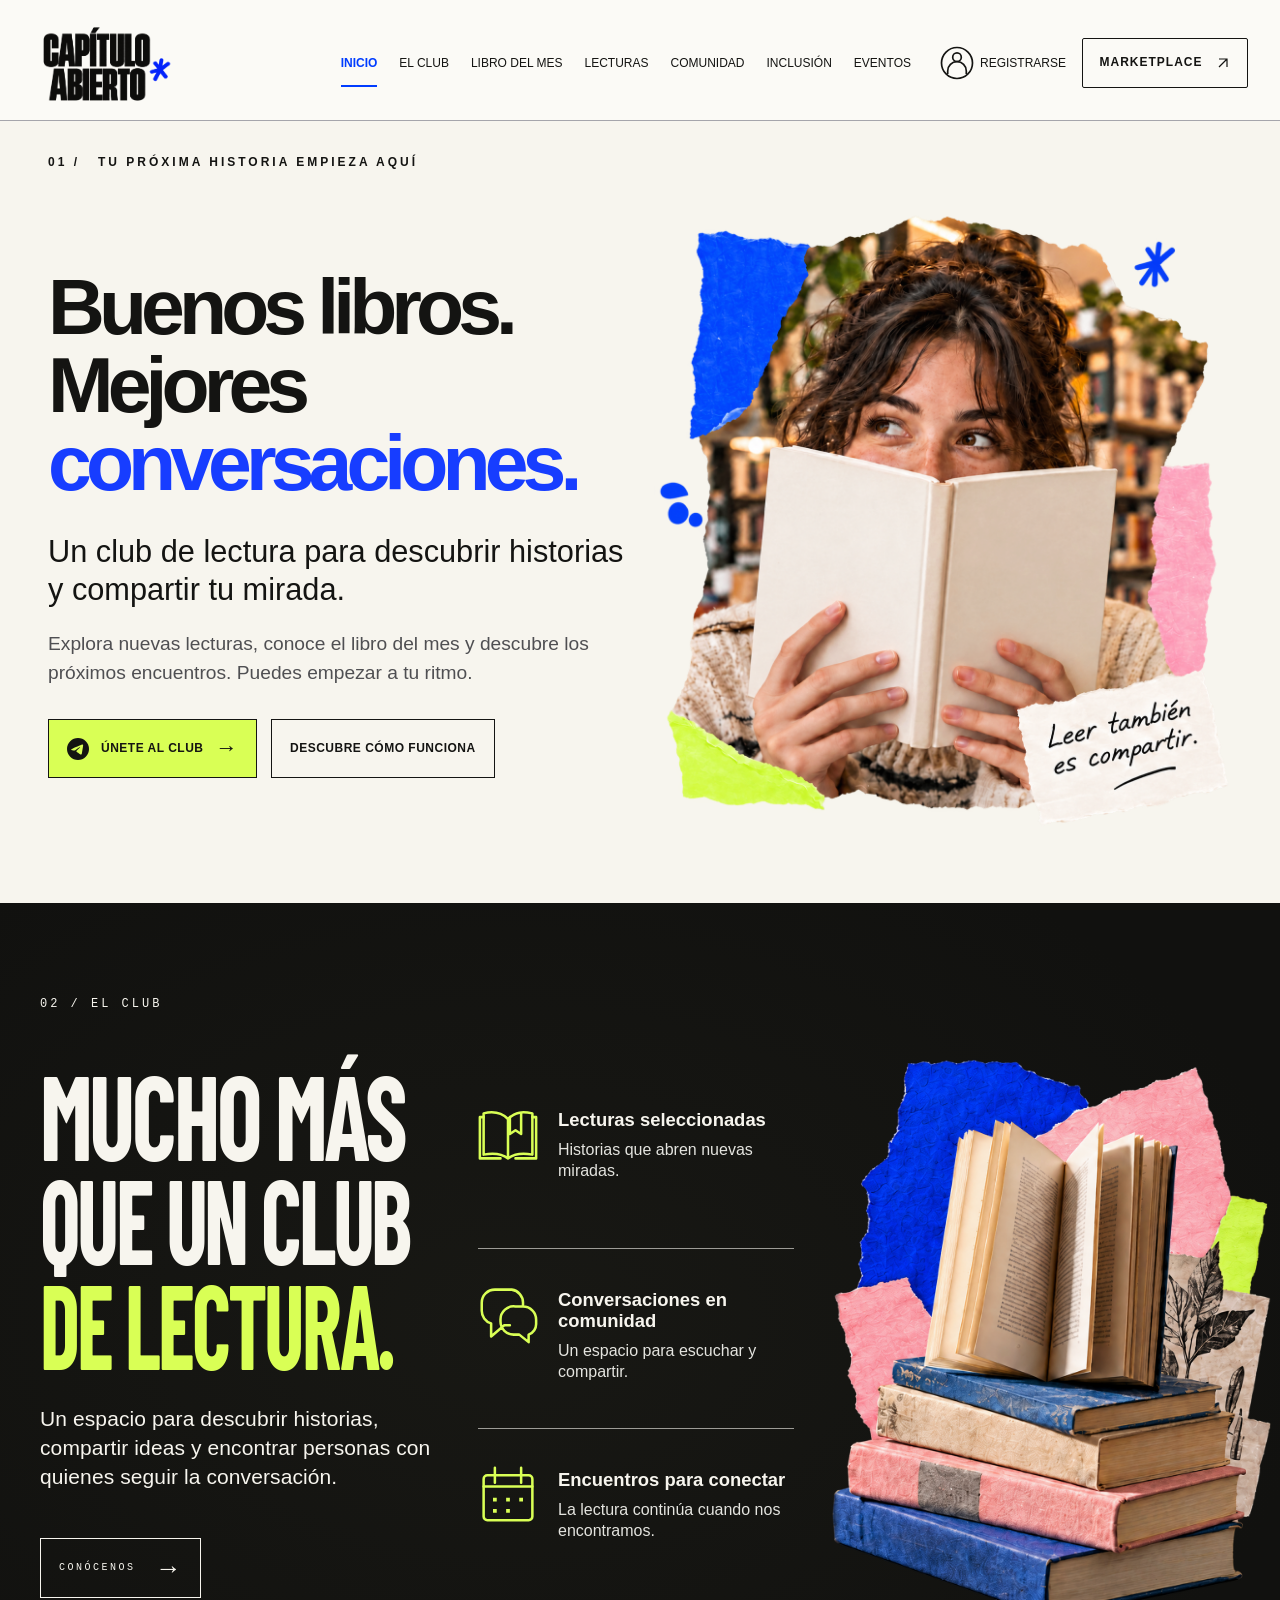
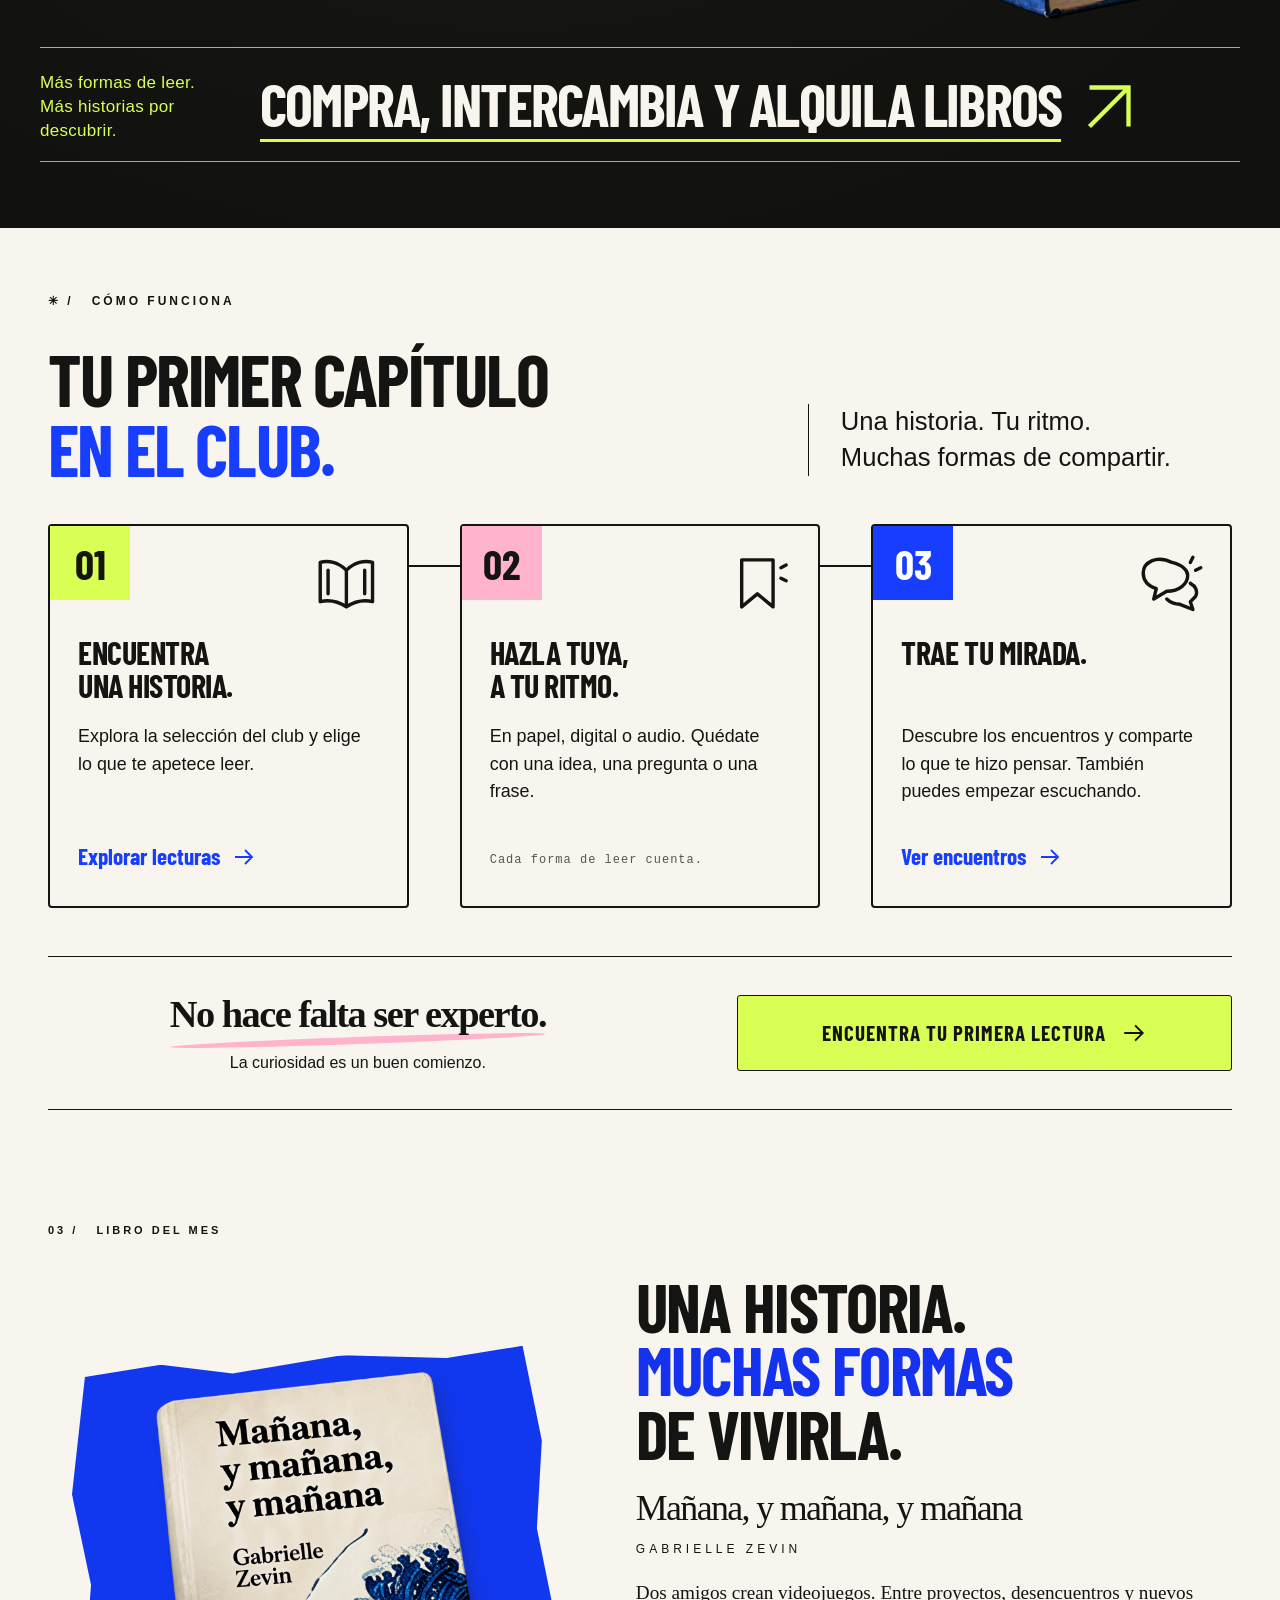
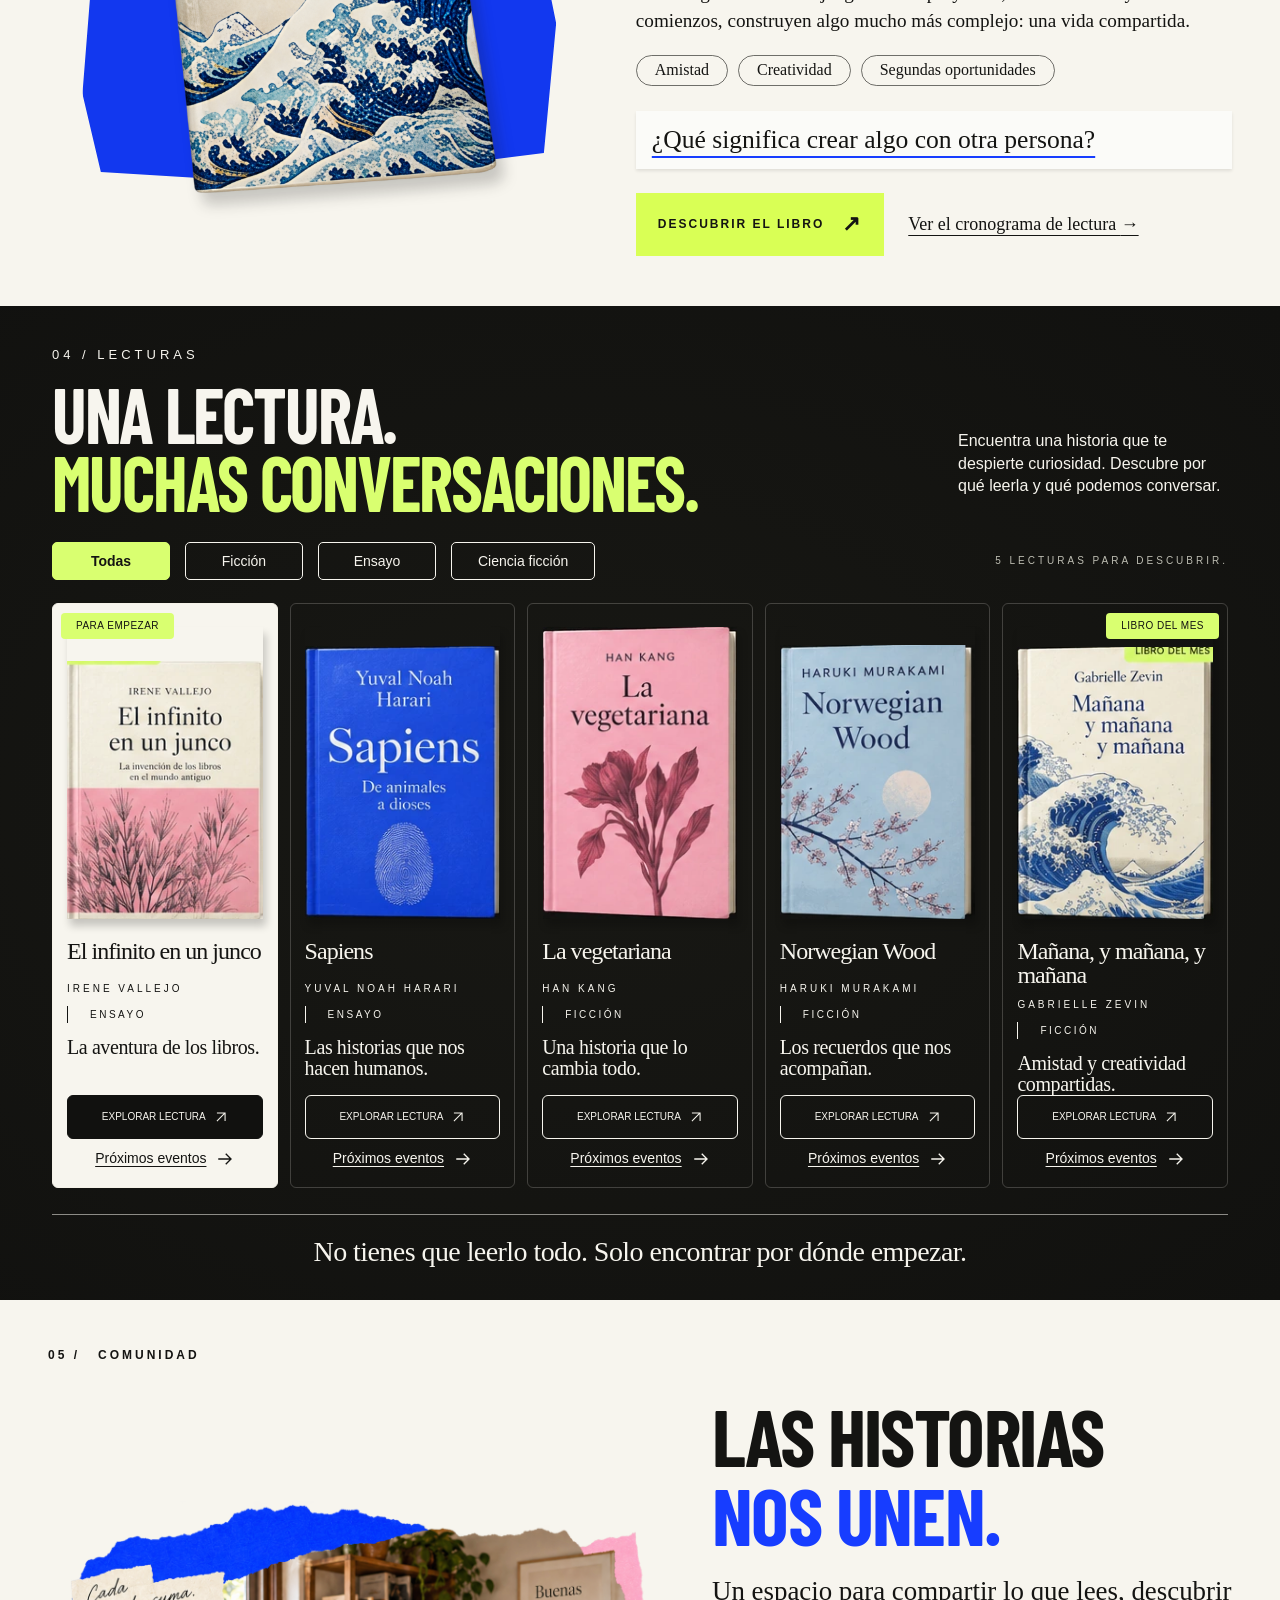
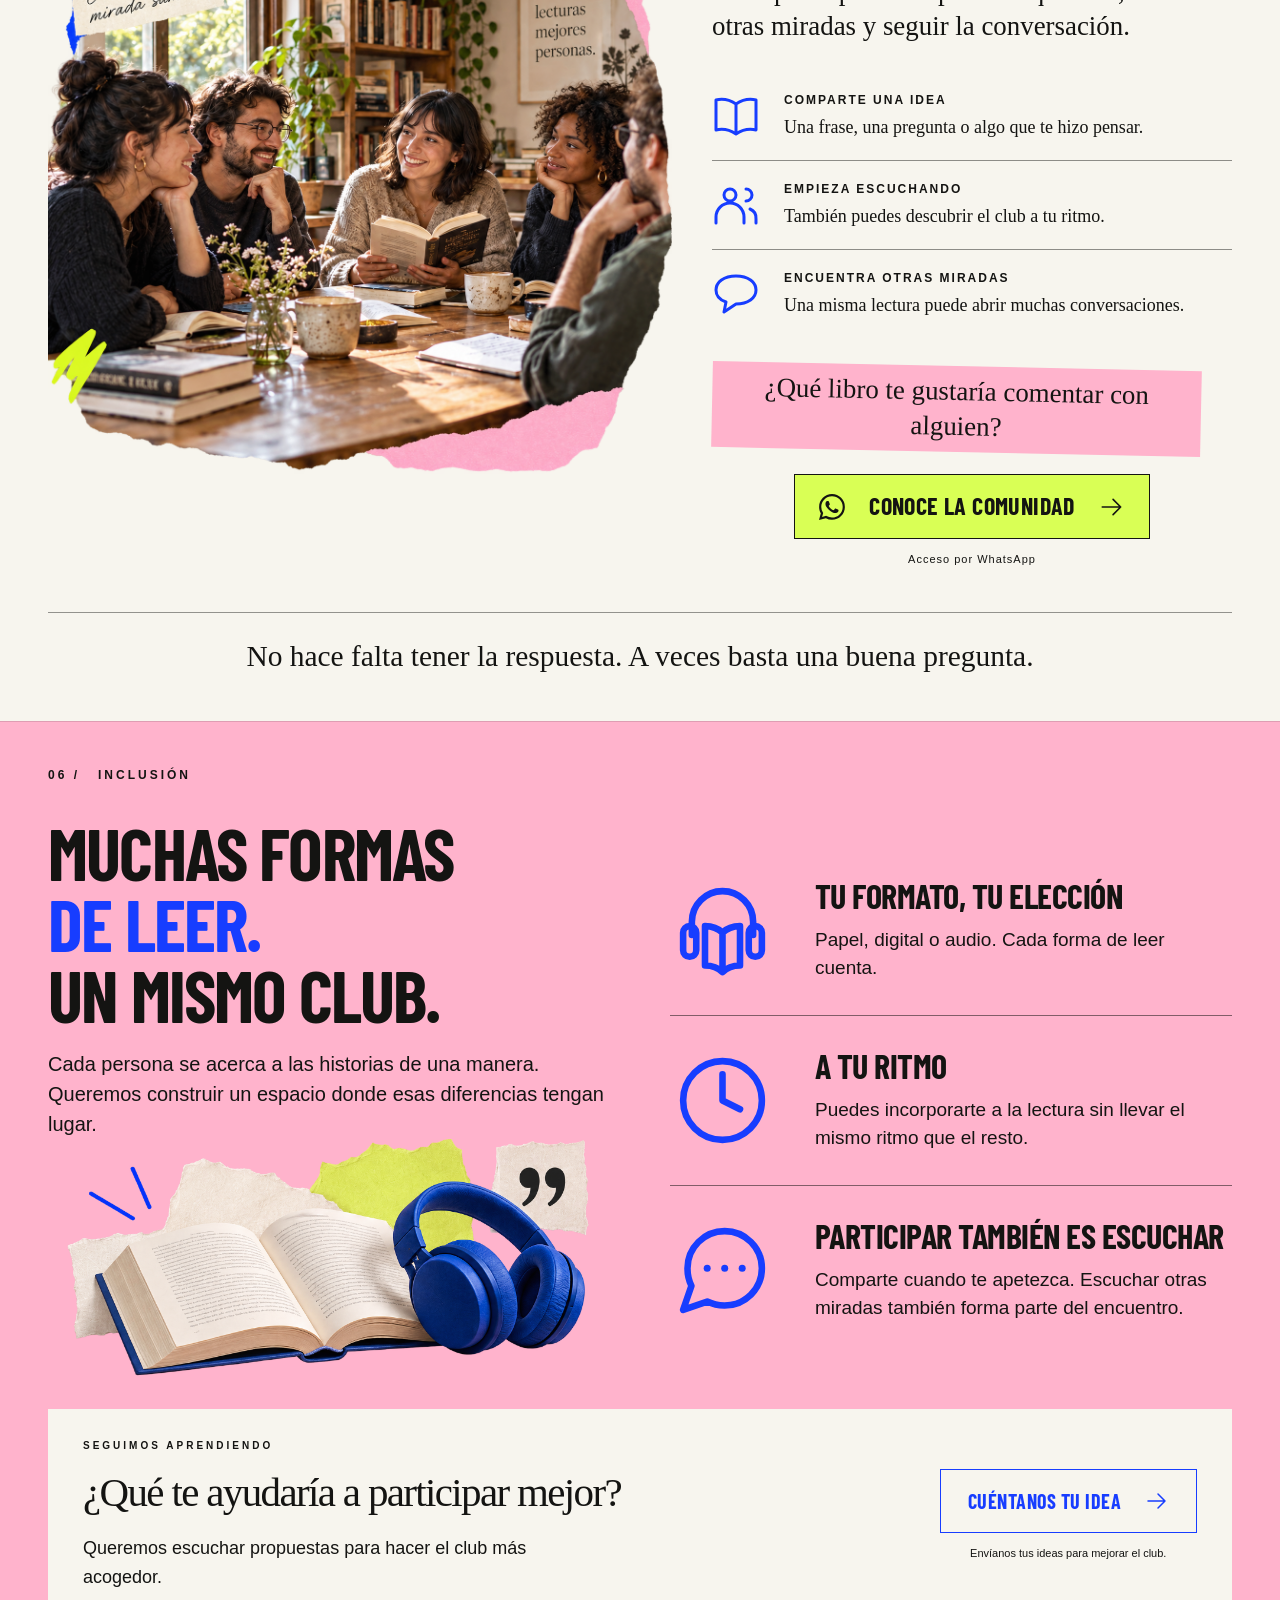
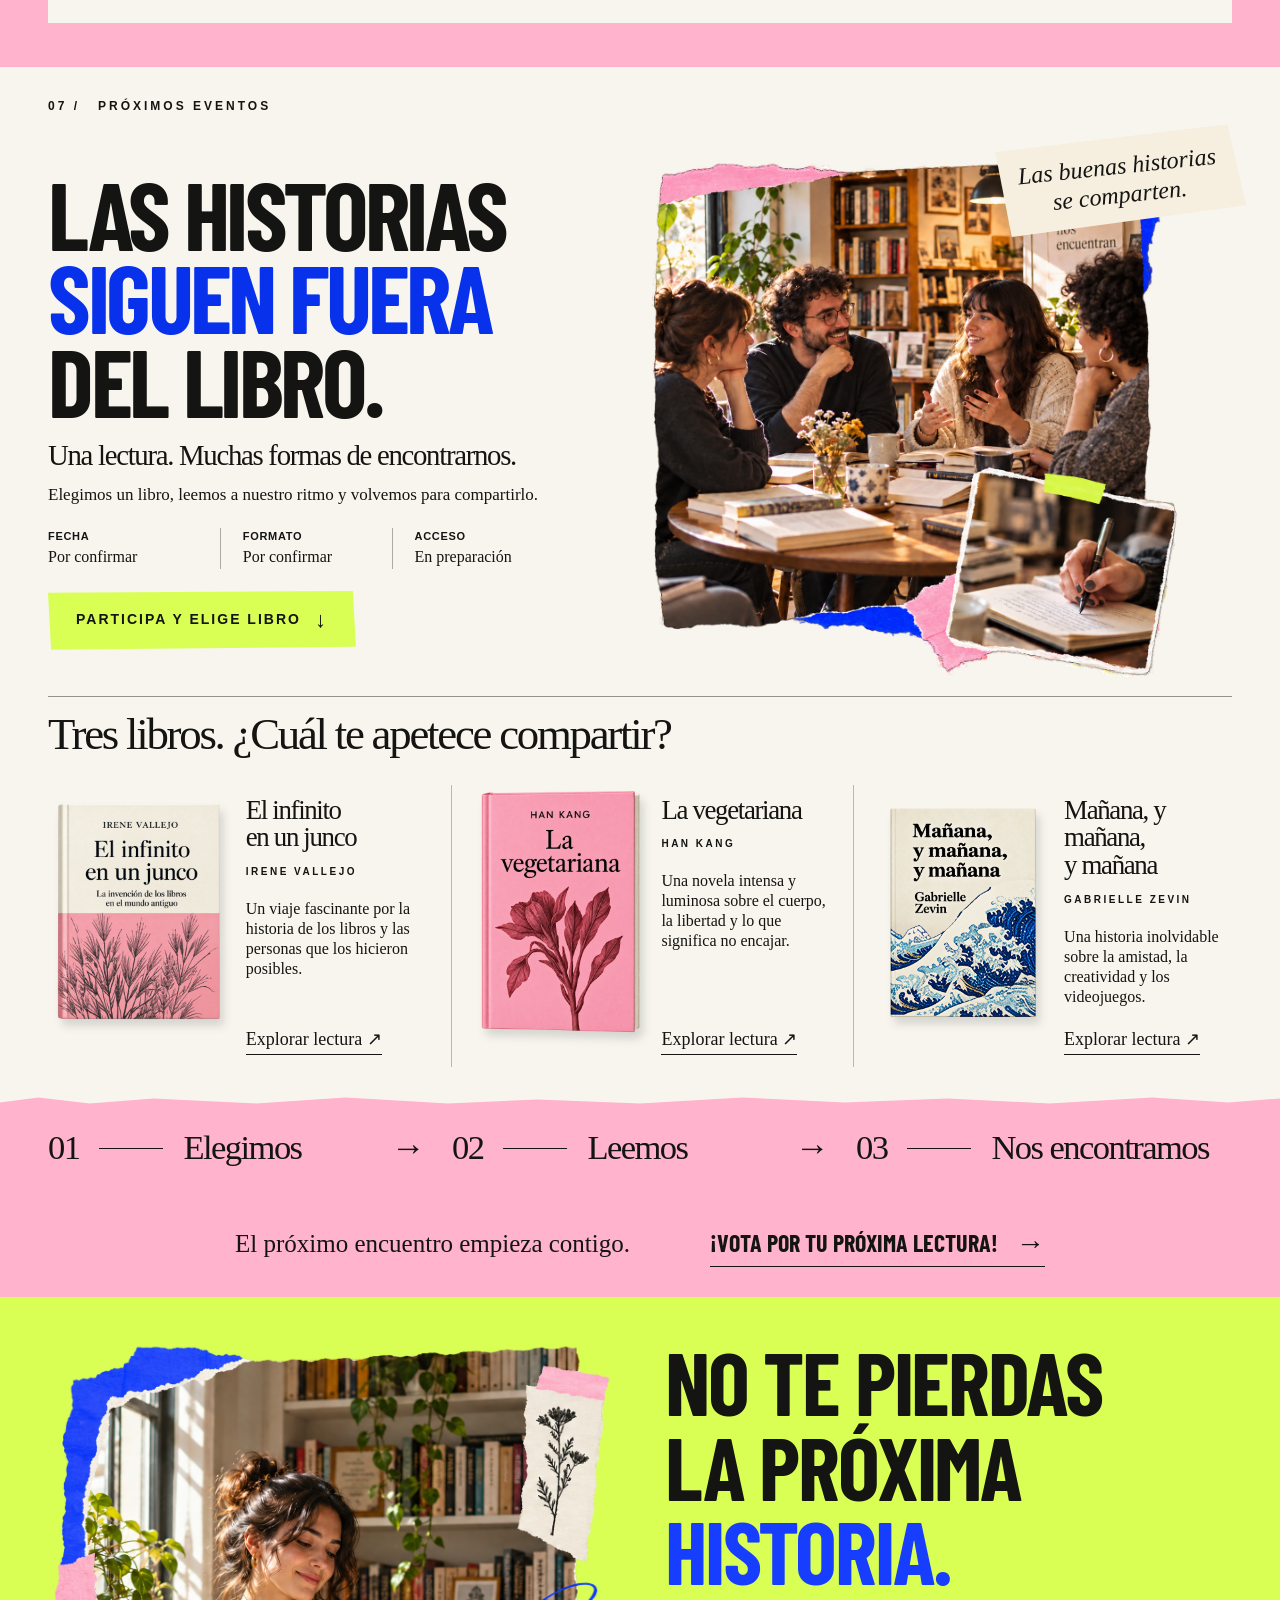
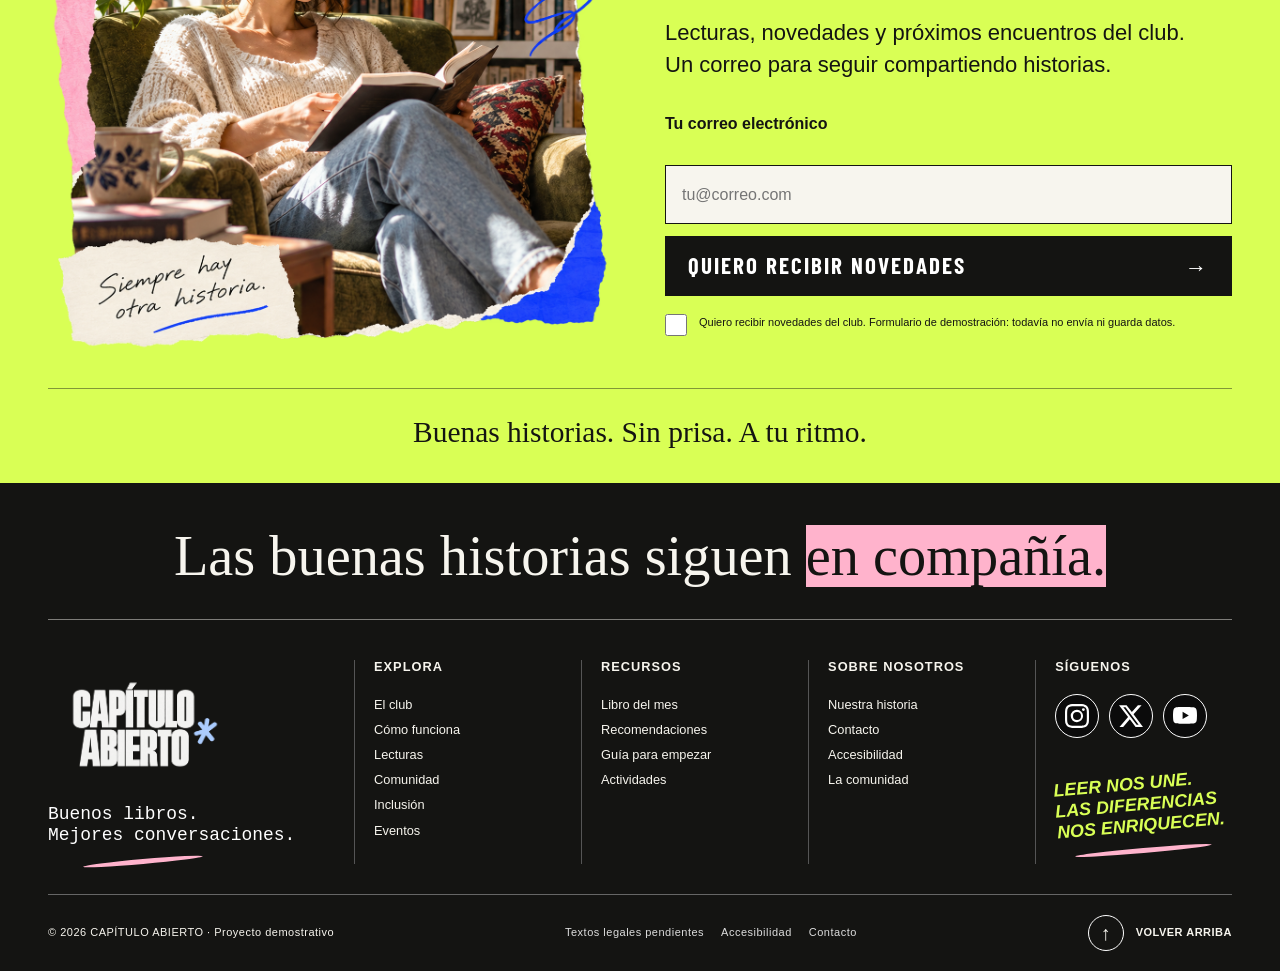
<file: index.html>
<!doctype html>
<html lang="es">
  <head>
    <meta charset="UTF-8" />
    <meta name="viewport" content="width=device-width, initial-scale=1.0" />
    <meta
      name="description"
      content="CAPÍTULO ABIERTO: un club de lectura abierto para descubrir historias, compartir ideas y conectar personas."
    />
    <title>CAPÍTULO ABIERTO · Libros que conectan</title>
    <link rel="stylesheet" href="css/styles.css" />
    <script src="js/comun.js" defer></script>
    <script src="js/script.js" defer></script>

    <link rel="stylesheet" href="css/index.css" />
  </head>

  <body>
    <a class="saltar-contenido" href="#contenido">Saltar al contenido</a>

    <!-- 00 · CABECERA -->
    <header class="cabecera" id="inicio">
      <div class="contenedor cabecera-interior">
        <a
          class="marca marca-referencia marca-capitulo"
          href="#inicio"
          aria-label="Capítulo Abierto, inicio"
          ><img
            src="assets/logo-capitulo-abierto.svg"
            alt="Capítulo Abierto"
            width="146"
            height="86"
        /></a>
        <button
          class="boton-menu"
          type="button"
          aria-label="Abrir menú"
          aria-controls="navegacion"
          aria-expanded="false"
        >
          ☰
        </button>
        <nav
          class="navegacion"
          id="navegacion"
          aria-label="Navegación principal"
        >
          <a class="activo" href="#inicio" aria-current="location">INICIO</a
          ><a href="#el-club">EL CLUB</a><a href="#libro-mes">LIBRO DEL MES</a
          ><a href="#lecturas">LECTURAS</a><a href="#comunidad">COMUNIDAD</a
          ><a href="#inclusion">INCLUSIÓN</a><a href="#eventos">EVENTOS</a>
        </nav>
        <button
          class="registro-cabecera"
          type="button"
          data-abrir-inscripcion
          aria-haspopup="dialog"
          aria-controls="dialogo-inscripcion"
        >
          <svg
            class="registro-icono"
            viewBox="0 0 36 36"
            fill="none"
            stroke="currentColor"
            stroke-width="1.7"
            aria-hidden="true"
          >
            <circle cx="18" cy="18" r="15.5" />
            <circle cx="18" cy="12.2" r="4.3" />
            <path d="M8.7 29v-3.1a9.3 9.3 0 0 1 18.6 0V29" />
          </svg>
          REGISTRARSE
        </button>
        <button
          class="boton boton-lima boton-marketplace"
          type="button"
          aria-haspopup="dialog"
          aria-controls="dialogo-marketplace"
          data-abrir-marketplace
        >
          MARKETPLACE
          <svg
            class="marketplace-flecha"
            viewBox="0 0 20 20"
            fill="none"
            stroke="currentColor"
            stroke-width="1.5"
            aria-hidden="true"
          >
            <path d="M5 15 15 5M5 5h10v10" />
          </svg>
        </button>
      </div>
    </header>

    <main id="contenido">
      <!-- 01 · PORTADA -->
      <section class="seccion portada" aria-labelledby="titulo-portada">
        <div class="contenedor">
          <p class="etiqueta linea-seccion">
            <strong>01 /</strong> TU PRÓXIMA HISTORIA EMPIEZA AQUÍ
          </p>
        </div>
        <div class="contenedor cuadricula-portada">
          <div class="portada-texto">
            <h1 id="titulo-portada">
              Buenos libros.<br />Mejores<br /><span>conversaciones.</span>
            </h1>
            <p>
              Un club de lectura para descubrir historias y compartir tu mirada.
            </p>
            <p class="portada-detalle">
              Explora nuevas lecturas, conoce el libro del mes y descubre los
              próximos encuentros. Puedes empezar a tu ritmo.
            </p>
            <div class="grupo-botones">
              <button
                class="boton boton-lima boton-telegram"
                type="button"
                data-abrir-inscripcion
              >
                <svg
                  aria-hidden="true"
                  focusable="false"
                  xmlns="http://www.w3.org/2000/svg"
                  width="16"
                  height="16"
                  fill="currentColor"
                  class="bi bi-telegram"
                  viewBox="0 0 16 16"
                >
                  <path
                    d="M16 8A8 8 0 1 1 0 8a8 8 0 0 1 16 0M8.287 5.906q-1.168.486-4.666 2.01-.567.225-.595.442c-.03.243.275.339.69.47l.175.055c.408.133.958.288 1.243.294q.39.01.868-.32 3.269-2.206 3.374-2.23c.05-.012.12-.026.166.016s.042.12.037.141c-.03.129-1.227 1.241-1.846 1.817-.193.18-.33.307-.358.336a8 8 0 0 1-.188.186c-.38.366-.664.64.015 1.088.327.216.589.393.85.571.284.194.568.387.936.629q.14.092.27.187c.331.236.63.448.997.414.214-.02.435-.22.547-.82.265-1.417.786-4.486.906-5.751a1.4 1.4 0 0 0-.013-.315.34.34 0 0 0-.114-.217.53.53 0 0 0-.31-.093c-.3.005-.763.166-2.984 1.09"
                  /></svg
                >ÚNETE AL CLUB <span>→</span></button
              ><a class="boton boton-contorno" href="#como-funciona"
                >DESCUBRE CÓMO FUNCIONA</a
              >
            </div>
          </div>
          <div
            class="composicion portada-composicion"
            aria-label="Collage de una lectora con un libro y recortes azules, rosas y verdes"
          >
            <img
              src="assets/portada-transparente.png"
              alt="Lectora mirando sobre su libro, rodeada de recortes de colores"
              loading="eager"
            />
          </div>
        </div>
      </section>

      <!-- ==================================================
         02. EL CLUB — MUCHO MÁS QUE UN CLUB DE LECTURA
         ================================================== -->
      <section
        class="seccion seccion-negra club club-editorial club-refinado"
        id="el-club"
        aria-labelledby="titulo-club"
      >
        <div class="contenedor club-encabezado">
          <p class="etiqueta">02 / EL CLUB</p>
          <span aria-hidden="true"></span>
        </div>
        <div class="contenedor club-distribucion">
          <!-- Presentación -->
          <div class="club-presentacion">
            <h2 id="titulo-club">
              <span class="club-titulo-linea">MUCHO MÁS</span
              ><span class="club-titulo-linea">QUE UN CLUB</span
              ><span class="club-titulo-linea club-titulo-lima"
                >DE LECTURA.</span
              >
            </h2>
            <p class="club-descripcion">
              Un espacio para descubrir historias, compartir ideas y encontrar
              personas con quienes seguir la conversación.
            </p>
            <a class="club-conocer" href="#como-funciona"
              >CONÓCENOS <span aria-hidden="true">→</span></a
            >
          </div>

          <div class="ventajas-club" aria-label="Qué ofrece el club">
            <div class="ventaja-club">
              <svg
                class="club-icono"
                viewBox="0 0 32 32"
                fill="none"
                stroke="currentColor"
                stroke-width="1.35"
                stroke-linecap="round"
                stroke-linejoin="round"
                aria-hidden="true"
                focusable="false"
              >
                <path
                  d="M16 8C12 4 7 4 3 5v22c5-1 9-1 13 2 4-3 8-3 13-2V5c-5-1-9-1-13 3ZM16 8v21M23 5v11l-3-2-3 2V7"
                />
                <path d="M3 7H1v22h11M29 7h2v22H20" />
              </svg>
              <div>
                <h3>Lecturas seleccionadas</h3>
                <p>Historias que abren nuevas miradas.</p>
              </div>
            </div>
            <div class="ventaja-club">
              <svg
                class="club-icono"
                viewBox="0 0 32 32"
                fill="none"
                stroke="currentColor"
                stroke-width="1.35"
                stroke-linecap="round"
                stroke-linejoin="round"
                aria-hidden="true"
                focusable="false"
              >
                <path
                  d="M18 3H9a7 7 0 0 0-7 7v4a7 7 0 0 0 5 7v7l7-6h3M20 12h4a7 7 0 0 1 7 7v2a6 6 0 0 1-4 6v4l-5-4h-3a7 7 0 0 1-7-7v-1a7 7 0 0 1 8-7ZM24 12v-2a7 7 0 0 0-6-7"
                />
              </svg>
              <div>
                <h3>Conversaciones en comunidad</h3>
                <p>Un espacio para escuchar y compartir.</p>
              </div>
            </div>
            <div class="ventaja-club">
              <svg
                class="club-icono"
                viewBox="0 0 32 32"
                fill="none"
                stroke="currentColor"
                stroke-width="1.35"
                stroke-linecap="round"
                stroke-linejoin="round"
                aria-hidden="true"
                focusable="false"
              >
                <rect x="3" y="6" width="26" height="24" rx="2" />
                <path d="M3 12h26M9 2v8M23 2v8" />
                <path
                  d="M8 18h2v2H8zM15 18h2v2h-2zM22 18h2v2h-2zM8 24h2v2H8zM15 24h2v2h-2z"
                  fill="currentColor"
                  stroke="none"
                />
              </svg>
              <div>
                <h3>Encuentros para conectar</h3>
                <p>La lectura continúa cuando nos encontramos.</p>
              </div>
            </div>
          </div>
          <!-- Imagen de libros extraída de la referencia proporcionada -->
          <div class="club-imagen">
            <img
              src="assets/libros-club-transparente.png"
              alt="Libro abierto sobre una pila de libros, rodeado de recortes azules, rosas y lima"
              width="551"
              height="680"
              loading="lazy"
            />
          </div>
        </div>
        <div class="contenedor club-market">
          <p>Más formas de leer.<br />Más historias por descubrir.</p>
          <button
            type="button"
            data-abrir-marketplace
            aria-haspopup="dialog"
            aria-controls="dialogo-marketplace"
          >
            <span class="club-market-texto"
              >COMPRA, INTERCAMBIA Y ALQUILA LIBROS</span
            >
            <svg
              class="club-market-flecha"
              viewBox="0 0 48 48"
              fill="none"
              stroke="currentColor"
              stroke-width="4"
              aria-hidden="true"
            >
              <path d="M6 42 42 6M6 6h36v36" />
            </svg>
          </button>
        </div>
      </section>

      <!-- CÓMO FUNCIONA · SECCIÓN ADICIONAL -->
      <section
        class="seccion funcionamiento bienvenida-club"
        id="como-funciona"
        aria-labelledby="titulo-funcionamiento"
      >
        <div class="contenedor">
          <p class="etiqueta linea-seccion">
            <strong aria-hidden="true">✳︎ /</strong> CÓMO FUNCIONA
          </p>
          <div class="bienvenida-cabecera">
            <div>
              <h2 id="titulo-funcionamiento">
                TU PRIMER CAPÍTULO<br /><span>EN EL CLUB.</span>
              </h2>
            </div>
            <p class="bienvenida-intro">
              Una historia. Tu ritmo.<br />Muchas formas de compartir.
            </p>
          </div>
          <ol
            class="bienvenida-pasos"
            aria-label="Tres pasos para empezar en el club"
          >
            <li class="bienvenida-paso">
              <span class="bienvenida-numero" aria-hidden="true">01</span>
              <span class="bienvenida-icono"
                ><svg
                  viewBox="0 0 26 26"
                  fill="none"
                  stroke="currentColor"
                  stroke-width="1.3"
                  stroke-linecap="round"
                  stroke-linejoin="round"
                  aria-hidden="true"
                  focusable="false"
                >
                  <path
                    d="M12 7C9 4 5 3 2 4v15c4-1 7 0 10 2 3-2 6-3 10-2V4c-3-1-7 0-10 3ZM12 7v14M5 7v9M19 7v9"
                  /></svg
              ></span>
              <h3>
                ENCUENTRA<br />
                UNA HISTORIA.
              </h3>
              <p>
                Explora la selección del club y elige lo que te apetece leer.
              </p>
              <a class="bienvenida-enlace" href="#lecturas"
                >Explorar lecturas
                <svg
                  viewBox="0 0 24 24"
                  fill="none"
                  stroke="currentColor"
                  stroke-width="1.8"
                  aria-hidden="true"
                  focusable="false"
                >
                  <path d="M3 12h17m-7-7 7 7-7 7" /></svg
              ></a>
            </li>
            <li class="bienvenida-paso">
              <span class="bienvenida-numero" aria-hidden="true">02</span>
              <span class="bienvenida-icono"
                ><svg
                  viewBox="0 0 26 26"
                  fill="none"
                  stroke="currentColor"
                  stroke-width="1.3"
                  stroke-linecap="round"
                  stroke-linejoin="round"
                  aria-hidden="true"
                  focusable="false"
                >
                  <path d="M6 3h12v18l-6-5-6 5V3Z" />
                  <path d="m21 6 2-1m-2 5 2 1" /></svg
              ></span>
              <h3>
                HAZLA TUYA,<br />
                A TU RITMO.
              </h3>
              <p>
                En papel, digital o audio. Quédate con una idea, una pregunta o
                una frase.
              </p>
              <p class="bienvenida-nota">Cada forma de leer cuenta.</p>
            </li>
            <li class="bienvenida-paso">
              <span class="bienvenida-numero" aria-hidden="true">03</span>
              <span class="bienvenida-icono"
                ><svg
                  viewBox="0 0 26 26"
                  fill="none"
                  stroke="currentColor"
                  stroke-width="1.3"
                  stroke-linecap="round"
                  stroke-linejoin="round"
                  aria-hidden="true"
                  focusable="false"
                >
                  <path
                    d="M13 4C7 1 2 4 2 8c0 3 2 5 5 6l-1 4 5-3c5 0 8-3 8-6 0-2-2-4-6-5Z"
                  />
                  <path
                    d="M20 12c2 1 3 3 2 5l-2 2 1 3-5-2c-2 0-4-1-5-2M20 4l1-2M22 7l2-1"
                  /></svg
              ></span>
              <h3>TRAE TU MIRADA.</h3>
              <p>
                Descubre los encuentros y comparte lo que te hizo pensar.
                También puedes empezar escuchando.
              </p>
              <a class="bienvenida-enlace" href="#eventos"
                >Ver encuentros
                <svg
                  viewBox="0 0 24 24"
                  fill="none"
                  stroke="currentColor"
                  stroke-width="1.8"
                  aria-hidden="true"
                  focusable="false"
                >
                  <path d="M3 12h17m-7-7 7 7-7 7" /></svg
              ></a>
            </li>
          </ol>
          <div class="bienvenida-cierre">
            <div class="bienvenida-confianza">
              <p>No hace falta ser experto.</p>
              <span>La curiosidad es un buen comienzo.</span>
            </div>
            <a class="boton boton-lima bienvenida-cta" href="#lecturas"
              >ENCUENTRA TU PRIMERA LECTURA
              <svg
                viewBox="0 0 24 24"
                fill="none"
                stroke="currentColor"
                stroke-width="1.8"
                aria-hidden="true"
                focusable="false"
              >
                <path d="M3 12h17m-7-7 7 7-7 7" /></svg
            ></a>
          </div>
        </div>
      </section>

      <!-- 03 · LIBRO DEL MES -->
      <section
        class="seccion mes-editorial"
        id="libro-mes"
        aria-labelledby="titulo-libro"
      >
        <div class="contenedor">
          <div class="mes-encabezado">
            <p class="etiqueta"><strong>03 /</strong> LIBRO DEL MES</p>
            <span aria-hidden="true"></span>
          </div>
          <div class="mes-composicion">
            <figure class="mes-collage">
              <div class="mes-papel" aria-hidden="true"></div>
              <img
                src="assets/libro-mes-transparente.png"
                alt="Cubierta de Mañana, y mañana, y mañana, de Gabrielle Zevin"
                loading="lazy"
                width="1186"
                height="1326"
              />
            </figure>
            <div class="mes-contenido">
              <h2 id="titulo-libro">
                UNA HISTORIA.<br /><span>MUCHAS FORMAS</span><br />DE VIVIRLA.
              </h2>
              <h3>Mañana, y mañana, y mañana</h3>
              <p class="mes-autor">GABRIELLE ZEVIN</p>
              <p class="mes-sinopsis">
                Dos amigos crean videojuegos. Entre proyectos, desencuentros y
                nuevos comienzos, construyen algo mucho más complejo: una vida
                compartida.
              </p>
              <ul class="mes-temas" aria-label="Temas de la lectura">
                <li>Amistad</li>
                <li>Creatividad</li>
                <li>Segundas oportunidades</li>
              </ul>
              <p class="mes-pregunta">
                ¿Qué significa crear algo con otra persona?
              </p>
              <div class="mes-acciones">
                <a class="boton boton-lima" href="libro-del-mes.html"
                  >DESCUBRIR EL LIBRO <span aria-hidden="true">↗</span></a
                ><a class="mes-cronograma" href="lectura-del-mes.html"
                  >Ver el cronograma de lectura
                  <span aria-hidden="true">→</span></a
                >
              </div>
            </div>
          </div>
        </div>
      </section>

      <!-- ==================================================
         04. LECTURAS — DESCUBRE NUEVAS VOCES
         ================================================== -->
      <section
        class="seccion seccion-negra lecturas biblioteca biblioteca-editorial"
        id="lecturas"
        aria-labelledby="titulo-lecturas"
      >
        <div class="contenedor">
          <div class="biblioteca-regla">
            <p class="etiqueta">04 / LECTURAS</p>
            <span aria-hidden="true"></span>
          </div>
          <div class="biblioteca-cabecera">
            <div>
              <h2 id="titulo-lecturas">
                UNA LECTURA.<br /><span>MUCHAS CONVERSACIONES.</span>
              </h2>
            </div>
            <div class="biblioteca-intro">
              <p>
                Encuentra una historia que te despierte curiosidad. Descubre por
                qué leerla y qué podemos conversar.
              </p>
            </div>
          </div>
          <div class="biblioteca-herramientas">
            <div class="filtros" role="group" aria-label="Filtrar lecturas">
              <button
                class="filtro activo"
                type="button"
                data-filtro="todos"
                aria-pressed="true"
              >
                Todas
              </button>
              <button
                class="filtro"
                type="button"
                data-filtro="ficcion"
                aria-pressed="false"
              >
                Ficción
              </button>
              <button
                class="filtro"
                type="button"
                data-filtro="ensayo"
                aria-pressed="false"
              >
                Ensayo
              </button>
              <button
                class="filtro"
                type="button"
                data-filtro="ciencia-ficcion"
                aria-pressed="false"
              >
                Ciencia ficción
              </button>
            </div>
            <p class="aviso-filtros" role="status" aria-live="polite">
              5 lecturas para descubrir.
            </p>
          </div>
          <div class="rejilla-libros">
            <article class="tarjeta-libro libro-destacado" data-genero="ensayo">
              <div class="libro-abrir">
                <span class="libro-visual"
                  ><span class="libro-distintivo">PARA EMPEZAR</span
                  ><img
                    class="cubierta-lectura"
                    src="assets/lectura-junco.webp"
                    alt="Cubierta de El infinito en un junco"
                    loading="lazy"
                    width="267"
                    height="360"
                /></span>
                <span class="libro-contenido"
                  ><span class="libro-titulo">El infinito en un junco</span
                  ><span class="libro-autor">Irene Vallejo</span
                  ><span class="libro-genero">Ensayo</span
                  ><span class="libro-gancho">La aventura de los libros.</span
                  ><button
                    class="libro-explorar"
                    type="button"
                    data-libro="junco"
                    aria-haspopup="dialog"
                    aria-controls="dialogo-lectura"
                    aria-label="Explorar El infinito en un junco, de Irene Vallejo"
                  >
                    EXPLORAR LECTURA
                    <span aria-hidden="true"
                      ><svg
                        viewBox="0 0 24 24"
                        width="24"
                        height="24"
                        fill="none"
                        stroke="currentColor"
                        stroke-width="1.8"
                        aria-hidden="true"
                      >
                        <path d="M5 19 19 5M5 5h14v14" /></svg
                    ></span></button
                  ><a class="libro-eventos" href="#proximos-eventos"
                    >Próximos eventos
                    <svg
                      viewBox="0 0 24 24"
                      width="20"
                      height="20"
                      fill="none"
                      stroke="currentColor"
                      stroke-width="1.8"
                      aria-hidden="true"
                      focusable="false"
                    >
                      <path d="M3 12h17m-7-7 7 7-7 7" /></svg></a
                ></span>
              </div>
            </article>
            <article class="tarjeta-libro" data-genero="ensayo">
              <div class="libro-abrir">
                <span class="libro-visual"
                  ><img
                    class="cubierta-lectura"
                    src="assets/lectura-sapiens.webp"
                    alt="Cubierta de Sapiens"
                    loading="lazy"
                    width="267"
                    height="360"
                /></span>
                <span class="libro-contenido"
                  ><span class="libro-titulo">Sapiens</span
                  ><span class="libro-autor">Yuval Noah Harari</span
                  ><span class="libro-genero">Ensayo</span
                  ><span class="libro-gancho"
                    >Las historias que nos hacen humanos.</span
                  ><button
                    class="libro-explorar"
                    type="button"
                    data-libro="sapiens"
                    aria-haspopup="dialog"
                    aria-controls="dialogo-lectura"
                    aria-label="Explorar Sapiens, de Yuval Noah Harari"
                  >
                    EXPLORAR LECTURA
                    <span aria-hidden="true"
                      ><svg
                        viewBox="0 0 24 24"
                        width="24"
                        height="24"
                        fill="none"
                        stroke="currentColor"
                        stroke-width="1.8"
                        aria-hidden="true"
                      >
                        <path d="M5 19 19 5M5 5h14v14" /></svg
                    ></span></button
                  ><a class="libro-eventos" href="#proximos-eventos"
                    >Próximos eventos
                    <svg
                      viewBox="0 0 24 24"
                      width="20"
                      height="20"
                      fill="none"
                      stroke="currentColor"
                      stroke-width="1.8"
                      aria-hidden="true"
                      focusable="false"
                    >
                      <path d="M3 12h17m-7-7 7 7-7 7" /></svg></a
                ></span>
              </div>
            </article>
            <article class="tarjeta-libro" data-genero="ficcion">
              <div class="libro-abrir">
                <span class="libro-visual"
                  ><img
                    class="cubierta-lectura"
                    src="assets/lectura-vegetariana.webp"
                    alt="Cubierta de La vegetariana"
                    loading="lazy"
                    width="267"
                    height="360"
                /></span>
                <span class="libro-contenido"
                  ><span class="libro-titulo">La vegetariana</span
                  ><span class="libro-autor">Han Kang</span
                  ><span class="libro-genero">Ficción</span
                  ><span class="libro-gancho"
                    >Una historia que lo cambia todo.</span
                  ><button
                    class="libro-explorar"
                    type="button"
                    data-libro="vegetariana"
                    aria-haspopup="dialog"
                    aria-controls="dialogo-lectura"
                    aria-label="Explorar La vegetariana, de Han Kang"
                  >
                    EXPLORAR LECTURA
                    <span aria-hidden="true"
                      ><svg
                        viewBox="0 0 24 24"
                        width="24"
                        height="24"
                        fill="none"
                        stroke="currentColor"
                        stroke-width="1.8"
                        aria-hidden="true"
                      >
                        <path d="M5 19 19 5M5 5h14v14" /></svg
                    ></span></button
                  ><a class="libro-eventos" href="#proximos-eventos"
                    >Próximos eventos
                    <svg
                      viewBox="0 0 24 24"
                      width="20"
                      height="20"
                      fill="none"
                      stroke="currentColor"
                      stroke-width="1.8"
                      aria-hidden="true"
                      focusable="false"
                    >
                      <path d="M3 12h17m-7-7 7 7-7 7" /></svg></a
                ></span>
              </div>
            </article>
            <article class="tarjeta-libro" data-genero="ficcion">
              <div class="libro-abrir">
                <span class="libro-visual"
                  ><img
                    class="cubierta-lectura"
                    src="assets/lectura-norwegian.webp"
                    alt="Cubierta de Norwegian Wood"
                    loading="lazy"
                    width="267"
                    height="360"
                /></span>
                <span class="libro-contenido"
                  ><span class="libro-titulo">Norwegian Wood</span
                  ><span class="libro-autor">Haruki Murakami</span
                  ><span class="libro-genero">Ficción</span
                  ><span class="libro-gancho"
                    >Los recuerdos que nos acompañan.</span
                  ><button
                    class="libro-explorar"
                    type="button"
                    data-libro="norwegian"
                    aria-haspopup="dialog"
                    aria-controls="dialogo-lectura"
                    aria-label="Explorar Norwegian Wood, de Haruki Murakami"
                  >
                    EXPLORAR LECTURA
                    <span aria-hidden="true"
                      ><svg
                        viewBox="0 0 24 24"
                        width="24"
                        height="24"
                        fill="none"
                        stroke="currentColor"
                        stroke-width="1.8"
                        aria-hidden="true"
                      >
                        <path d="M5 19 19 5M5 5h14v14" /></svg
                    ></span></button
                  ><a class="libro-eventos" href="#proximos-eventos"
                    >Próximos eventos
                    <svg
                      viewBox="0 0 24 24"
                      width="20"
                      height="20"
                      fill="none"
                      stroke="currentColor"
                      stroke-width="1.8"
                      aria-hidden="true"
                      focusable="false"
                    >
                      <path d="M3 12h17m-7-7 7 7-7 7" /></svg></a
                ></span>
              </div>
            </article>
            <article class="tarjeta-libro" data-genero="ficcion">
              <div class="libro-abrir">
                <span class="libro-visual"
                  ><span class="libro-distintivo">LIBRO DEL MES</span
                  ><img
                    class="cubierta-lectura"
                    src="assets/lectura-manana.webp"
                    alt="Cubierta de Mañana, y mañana, y mañana"
                    loading="lazy"
                    width="267"
                    height="360"
                /></span>
                <span class="libro-contenido"
                  ><span class="libro-titulo">Mañana, y mañana, y mañana</span
                  ><span class="libro-autor">Gabrielle Zevin</span
                  ><span class="libro-genero">Ficción</span
                  ><span class="libro-gancho"
                    >Amistad y creatividad compartidas.</span
                  ><button
                    class="libro-explorar"
                    type="button"
                    data-libro="manana"
                    aria-haspopup="dialog"
                    aria-controls="dialogo-lectura"
                    aria-label="Explorar Mañana, y mañana, y mañana, de Gabrielle Zevin"
                  >
                    EXPLORAR LECTURA
                    <span aria-hidden="true"
                      ><svg
                        viewBox="0 0 24 24"
                        width="24"
                        height="24"
                        fill="none"
                        stroke="currentColor"
                        stroke-width="1.8"
                        aria-hidden="true"
                      >
                        <path d="M5 19 19 5M5 5h14v14" /></svg
                    ></span></button
                  ><a class="libro-eventos" href="#proximos-eventos"
                    >Próximos eventos
                    <svg
                      viewBox="0 0 24 24"
                      width="20"
                      height="20"
                      fill="none"
                      stroke="currentColor"
                      stroke-width="1.8"
                      aria-hidden="true"
                      focusable="false"
                    >
                      <path d="M3 12h17m-7-7 7 7-7 7" /></svg></a
                ></span>
              </div>
            </article>
          </div>
          <div class="biblioteca-vacia" hidden>
            <span aria-hidden="true">↗</span>
            <h3>La próxima historia está por llegar.</h3>
            <p>
              Aún no hay lecturas de ciencia ficción en esta selección. Explora
              los otros géneros mientras preparamos nuevas propuestas.
            </p>
            <button
              type="button"
              class="boton boton-lima"
              data-restablecer-lecturas
            >
              VER TODAS LAS LECTURAS <span aria-hidden="true">→</span>
            </button>
          </div>
          <p class="biblioteca-cierre">
            No tienes que leerlo todo. Solo encontrar por dónde empezar.
          </p>
        </div>
      </section>

      <!-- 05 · COMUNIDAD -->
      <section
        class="seccion comunidad comunidad-editorial"
        id="comunidad"
        aria-labelledby="titulo-comunidad"
      >
        <div class="contenedor">
          <p class="etiqueta linea-seccion"><strong>05 /</strong> COMUNIDAD</p>
          <div class="comunidad-escena">
            <figure>
              <img
                class="comunidad-collage"
                src="assets/comunidad-transparente.png"
                alt="Personas compartiendo una lectura en una librería, en un collage de papel azul y rosa"
                width="880"
                height="808"
                loading="lazy"
              />
            </figure>
            <div class="comunidad-relato">
              <h2 id="titulo-comunidad">
                LAS HISTORIAS<br /><span>NOS UNEN.</span>
              </h2>
              <p>
                Un espacio para compartir lo que lees, descubrir otras miradas y
                seguir la conversación.
              </p>
              <ul
                class="comunidad-formas"
                aria-label="Formas de participar en la comunidad"
              >
                <li>
                  <svg
                    viewBox="0 0 24 24"
                    fill="none"
                    stroke="currentColor"
                    stroke-width="1.5"
                    stroke-linecap="round"
                    stroke-linejoin="round"
                    aria-hidden="true"
                    focusable="false"
                  >
                    <path
                      d="M12 6C9 4 6 3 2 4v15c4-1 7 0 10 2 3-2 6-3 10-2V4c-4-1-7 0-10 2ZM12 6v15"
                    />
                  </svg>
                  <div>
                    <h3>COMPARTE UNA IDEA</h3>
                    <p>Una frase, una pregunta o algo que te hizo pensar.</p>
                  </div>
                </li>
                <li>
                  <svg
                    viewBox="0 0 24 24"
                    fill="none"
                    stroke="currentColor"
                    stroke-width="1.5"
                    stroke-linecap="round"
                    stroke-linejoin="round"
                    aria-hidden="true"
                    focusable="false"
                  >
                    <circle cx="9" cy="7" r="3" />
                    <path
                      d="M2 21v-3a7 7 0 0 1 14 0v3M17 4a3 3 0 0 1 0 6M19 14a5 5 0 0 1 3 5v2"
                    />
                  </svg>
                  <div>
                    <h3>EMPIEZA ESCUCHANDO</h3>
                    <p>También puedes descubrir el club a tu ritmo.</p>
                  </div>
                </li>
                <li>
                  <svg
                    viewBox="0 0 24 24"
                    fill="none"
                    stroke="currentColor"
                    stroke-width="1.5"
                    stroke-linecap="round"
                    stroke-linejoin="round"
                    aria-hidden="true"
                    focusable="false"
                  >
                    <path
                      d="M12 3C6 3 2 6 2 10c0 3 2 5 5 6l-1 5 6-4c6 0 10-3 10-7S18 3 12 3Z"
                    />
                  </svg>
                  <div>
                    <h3>ENCUENTRA OTRAS MIRADAS</h3>
                    <p>Una misma lectura puede abrir muchas conversaciones.</p>
                  </div>
                </li>
              </ul>
              <p class="comunidad-pregunta">
                ¿Qué libro te gustaría comentar con alguien?
              </p>
              <button
                class="boton boton-lima comunidad-unirse"
                type="button"
                data-abrir-whatsapp
                aria-haspopup="dialog"
                aria-controls="dialogo-comunidad-whatsapp"
              >
                <svg
                  aria-hidden="true"
                  focusable="false"
                  xmlns="http://www.w3.org/2000/svg"
                  width="16"
                  height="16"
                  fill="currentColor"
                  class="bi bi-whatsapp"
                  viewBox="0 0 16 16"
                >
                  <path
                    d="M13.601 2.326A7.85 7.85 0 0 0 7.994 0C3.627 0 .068 3.558.064 7.926c0 1.399.366 2.76 1.057 3.965L0 16l4.204-1.102a7.9 7.9 0 0 0 3.79.965h.004c4.368 0 7.926-3.558 7.93-7.93A7.9 7.9 0 0 0 13.6 2.326zM7.994 14.521a6.6 6.6 0 0 1-3.356-.92l-.24-.144-2.494.654.666-2.433-.156-.251a6.56 6.56 0 0 1-1.007-3.505c0-3.626 2.957-6.584 6.591-6.584a6.56 6.56 0 0 1 4.66 1.931 6.56 6.56 0 0 1 1.928 4.66c-.004 3.639-2.961 6.592-6.592 6.592m3.615-4.934c-.197-.099-1.17-.578-1.353-.646-.182-.065-.315-.099-.445.099-.133.197-.513.646-.627.775-.114.133-.232.148-.43.05-.197-.1-.836-.308-1.592-.985-.59-.525-.985-1.175-1.103-1.372-.114-.198-.011-.304.088-.403.087-.088.197-.232.296-.346.1-.114.133-.198.198-.33.065-.134.034-.248-.015-.347-.05-.099-.445-1.076-.612-1.47-.16-.389-.323-.335-.445-.34-.114-.007-.247-.007-.38-.007a.73.73 0 0 0-.529.247c-.182.198-.691.677-.691 1.654s.71 1.916.81 2.049c.098.133 1.394 2.132 3.383 2.992.47.205.84.326 1.129.418.475.152.904.129 1.246.08.38-.058 1.171-.48 1.338-.943.164-.464.164-.86.114-.943-.049-.084-.182-.133-.38-.232"
                  /></svg
                >CONOCE LA COMUNIDAD
                <svg
                  viewBox="0 0 24 24"
                  fill="none"
                  stroke="currentColor"
                  stroke-width="1.5"
                  stroke-linecap="round"
                  stroke-linejoin="round"
                  aria-hidden="true"
                  focusable="false"
                >
                  <path d="M3 12h17m-7-7 7 7-7 7" />
                </svg>
              </button>
              <p class="nota-acceso">Acceso por WhatsApp</p>
            </div>
          </div>
          <p class="seccion-cierre">
            No hace falta tener la respuesta. A veces basta una buena pregunta.
          </p>
        </div>
      </section>

      <!-- 06 · INCLUSIÓN -->
      <section
        class="seccion inclusion inclusion-abierta"
        id="inclusion"
        aria-labelledby="titulo-inclusion"
      >
        <div class="contenedor">
          <p class="etiqueta linea-seccion"><strong>06 /</strong> INCLUSIÓN</p>
          <div class="inclusion-grid">
            <div class="inclusion-cabecera">
              <div>
                <h2 id="titulo-inclusion">
                  MUCHAS FORMAS<br /><span>DE LEER.</span><br />UN MISMO CLUB.
                </h2>
                <p class="inclusion-intro">
                  Cada persona se acerca a las historias de una manera. Queremos
                  construir un espacio donde esas diferencias tengan lugar.
                </p>
              </div>
              <img
                class="inclusion-ilustracion"
                src="assets/inclusion-transparente.png"
                alt="Libro abierto junto a unos auriculares azules y recortes de papel: diferentes formas de disfrutar las historias"
                width="720"
                height="313"
                loading="lazy"
              />
            </div>
            <ul class="inclusion-compromisos">
              <li class="inclusion-compromiso">
                <svg
                  viewBox="0 0 24 24"
                  fill="none"
                  stroke="currentColor"
                  stroke-width="1.5"
                  stroke-linecap="round"
                  stroke-linejoin="round"
                  aria-hidden="true"
                  focusable="false"
                >
                  <path d="M5 13V10a7 7 0 0 1 14 0v3" />
                  <rect x="3" y="11" width="3" height="7" rx="1.5" />
                  <rect x="18" y="11" width="3" height="7" rx="1.5" />
                  <path
                    d="M8 11c1.5 0 3 .5 4 1.5 1-1 2.5-1.5 4-1.5v9c-1.5 0-3 .5-4 1.5-1-1-2.5-1.5-4-1.5zM12 12.5v9"
                  />
                </svg>
                <h3>TU FORMATO, TU ELECCIÓN</h3>
                <p>Papel, digital o audio. Cada forma de leer cuenta.</p>
              </li>
              <li class="inclusion-compromiso">
                <svg
                  viewBox="0 0 24 24"
                  fill="none"
                  stroke="currentColor"
                  stroke-width="1.5"
                  stroke-linecap="round"
                  stroke-linejoin="round"
                  aria-hidden="true"
                  focusable="false"
                >
                  <circle cx="12" cy="12" r="9" />
                  <path d="M12 6v6l4 2" />
                </svg>
                <h3>A TU RITMO</h3>
                <p>
                  Puedes incorporarte a la lectura sin llevar el mismo ritmo que
                  el resto.
                </p>
              </li>
              <li class="inclusion-compromiso">
                <svg
                  viewBox="0 0 24 24"
                  fill="none"
                  stroke="currentColor"
                  stroke-width="1.5"
                  stroke-linecap="round"
                  stroke-linejoin="round"
                  aria-hidden="true"
                  focusable="false"
                >
                  <path
                    d="M21 11.5a8.5 8.5 0 0 1-8.5 8.5 9 9 0 0 1-4-.9L3 21l1.9-5.5a9 9 0 0 1-.9-4A8.5 8.5 0 0 1 12.5 3 8.5 8.5 0 0 1 21 11.5Z"
                  />
                  <circle
                    cx="8.5"
                    cy="11.5"
                    r=".8"
                    fill="currentColor"
                    stroke="none"
                  />
                  <circle
                    cx="12.5"
                    cy="11.5"
                    r=".8"
                    fill="currentColor"
                    stroke="none"
                  />
                  <circle
                    cx="16.5"
                    cy="11.5"
                    r=".8"
                    fill="currentColor"
                    stroke="none"
                  />
                </svg>
                <h3>PARTICIPAR TAMBIÉN ES ESCUCHAR</h3>
                <p>
                  Comparte cuando te apetezca. Escuchar otras miradas también
                  forma parte del encuentro.
                </p>
              </li>
            </ul>
          </div>
          <div class="inclusion-escucha">
            <p>
              <span class="etiqueta">SEGUIMOS APRENDIENDO</span>¿Qué te ayudaría
              a participar mejor?<small
                >Queremos escuchar propuestas para hacer el club más
                acogedor.</small
              >
            </p>
            <div>
              <button
                class="boton boton-negro inclusion-contacto"
                type="button"
                data-abrir-inclusion
                aria-haspopup="dialog"
                aria-controls="dialogo-inclusion"
              >
                CUÉNTANOS TU IDEA
                <svg
                  viewBox="0 0 24 24"
                  fill="none"
                  stroke="currentColor"
                  stroke-width="1.5"
                  stroke-linecap="round"
                  stroke-linejoin="round"
                  aria-hidden="true"
                  focusable="false"
                >
                  <path d="M3 12h17m-7-7 7 7-7 7" />
                </svg>
              </button>
              <p>Envíanos tus ideas para mejorar el club.</p>
            </div>
          </div>
        </div>
      </section>

      <!-- ==========================================================
         07. EVENTOS — DISEÑO EDITORIAL APROBADO
         ========================================================== -->
      <section
        class="eventos eventos-referencia"
        id="eventos"
        aria-labelledby="titulo-eventos"
      >
        <div class="contenedor">
          <p class="etiqueta linea-seccion">
            <strong>07 /</strong> PRÓXIMOS EVENTOS
          </p>
        </div>
        <div class="contenedor eventos-nueva-cabecera">
          <div class="eventos-nuevo-texto">
            <h2 id="titulo-eventos">
              LAS HISTORIAS<br /><span>SIGUEN FUERA</span><br />DEL LIBRO.
            </h2>
            <p class="eventos-lema">
              Una lectura. Muchas formas de encontrarnos.
            </p>
            <p class="eventos-descripcion">
              Elegimos un libro, leemos a nuestro ritmo y volvemos para
              compartirlo.
            </p>
            <dl class="eventos-detalles">
              <div>
                <dt>FECHA</dt>
                <dd>Por confirmar</dd>
              </div>
              <div>
                <dt>FORMATO</dt>
                <dd>Por confirmar</dd>
              </div>
              <div>
                <dt>ACCESO</dt>
                <dd>En preparación</dd>
              </div>
            </dl>
            <a
              class="boton boton-lima eventos-propuestas-boton"
              href="eventos.html"
              >PARTICIPA Y ELIGE LIBRO <span aria-hidden="true">↓</span></a
            >
          </div>
          <div class="eventos-nuevo-collage">
            <img
              src="assets/eventos-transparente.png"
              alt="Lectores compartiendo una conversación en una librería y detalle de escritura, en un collage de papel"
              loading="lazy"
              width="846"
              height="839"
            />
            <p class="eventos-nota-papel">
              Las buenas historias<br />se comparten.
            </p>
          </div>
        </div>
        <div
          class="contenedor eventos-seleccion"
          id="proximos-eventos"
          aria-labelledby="agenda-titulo"
        >
          <h3 id="agenda-titulo">Tres libros. ¿Cuál te apetece compartir?</h3>
          <div class="eventos-tres-libros">
            <article class="evento-propuesta">
              <figure>
                <img
                  src="assets/evento-junco-transparente.png"
                  width="1092"
                  height="1441"
                  alt="Cubierta de El infinito en un junco"
                  loading="lazy"
                />
              </figure>
              <div class="evento-libro-texto">
                <h4>El infinito<br />en un junco</h4>
                <p class="evento-autor">Irene Vallejo</p>
                <p>
                  Un viaje fascinante por la historia de los libros y las
                  personas que los hicieron posibles.
                </p>
                <button
                  type="button"
                  data-libro="junco"
                  aria-haspopup="dialog"
                  aria-controls="dialogo-lectura"
                >
                  Explorar lectura <span aria-hidden="true">↗</span>
                </button>
              </div>
            </article>
            <article class="evento-propuesta">
              <figure>
                <img
                  src="assets/evento-vegetariana-transparente.png"
                  width="1024"
                  height="1536"
                  alt="Cubierta de La vegetariana"
                  loading="lazy"
                />
              </figure>
              <div class="evento-libro-texto">
                <h4>La vegetariana</h4>
                <p class="evento-autor">Han Kang</p>
                <p>
                  Una novela intensa y luminosa sobre el cuerpo, la libertad y
                  lo que significa no encajar.
                </p>
                <button
                  type="button"
                  data-libro="vegetariana"
                  aria-haspopup="dialog"
                  aria-controls="dialogo-lectura"
                >
                  Explorar lectura <span aria-hidden="true">↗</span>
                </button>
              </div>
            </article>
            <article class="evento-propuesta">
              <figure>
                <img
                  src="assets/evento-manana-frontal.png"
                  width="1086"
                  height="1448"
                  alt="Cubierta de Mañana, y mañana, y mañana"
                  loading="lazy"
                />
              </figure>
              <div class="evento-libro-texto">
                <h4>Mañana, y mañana,<br />y mañana</h4>
                <p class="evento-autor">Gabrielle Zevin</p>
                <p>
                  Una historia inolvidable sobre la amistad, la creatividad y
                  los videojuegos.
                </p>
                <button
                  type="button"
                  data-libro="manana"
                  aria-haspopup="dialog"
                  aria-controls="dialogo-lectura"
                >
                  Explorar lectura <span aria-hidden="true">↗</span>
                </button>
              </div>
            </article>
          </div>
        </div>
        <div class="eventos-pasos-banda">
          <div class="contenedor">
            <ol class="eventos-tres-pasos">
              <li><span>01</span><span>Elegimos</span></li>
              <li><span>02</span><span>Leemos</span></li>
              <li><span>03</span><span>Nos encontramos</span></li>
            </ol>
            <a href="eventos.html" class="eventos-demo-enlace"
              ><span class="eventos-invitacion"
                >El próximo encuentro empieza contigo.</span
              ><span class="eventos-votar"
                >¡VOTA POR TU PRÓXIMA LECTURA!
                <span aria-hidden="true">→</span></span
              ></a
            >
          </div>
        </div>
      </section>
    </main>

    <!-- NEWSLETTER -->
    <section class="boletin" aria-labelledby="titulo-boletin">
      <div class="contenedor">
        <div class="boletin-distribucion">
          <img
            class="boletin-collage"
            src="assets/newsletter-transparente.png"
            alt="Lectora en un sillón junto a una ventana, con recortes azules y rosas y la nota «Siempre hay otra historia»"
            loading="lazy"
            width="750"
            height="810"
          />
          <div class="boletin-contenido">
            <h2 id="titulo-boletin">
              NO TE PIERDAS<br />LA PRÓXIMA<br /><span>HISTORIA.</span>
            </h2>
            <p>
              Lecturas, novedades y próximos encuentros del club.<br />Un correo
              para seguir compartiendo historias.
            </p>
            <form id="formulario-boletin" class="formulario-boletin">
              <label for="correo-boletin">Tu correo electrónico</label
              ><input
                id="correo-boletin"
                name="correo"
                type="email"
                placeholder="tu@correo.com"
                autocomplete="email"
                required
              /><button class="boton boton-negro" type="submit">
                QUIERO RECIBIR NOVEDADES
                <span aria-hidden="true">→</span></button
              ><label class="aceptacion"
                ><input type="checkbox" required /> Quiero recibir novedades del
                club. Formulario de demostración: todavía no envía ni guarda
                datos.</label
              >
              <p class="mensaje-boletin" role="status" aria-live="polite"></p>
            </form>
          </div>
        </div>
        <p class="seccion-cierre">Buenas historias. Sin prisa. A tu ritmo.</p>
      </div>
    </section>

    <!-- FOOTER -->
    <footer class="pie-pagina" id="pie-pagina">
      <div class="contenedor">
        <p class="pie-manifiesto">
          Las buenas historias siguen <em>en compañía.</em>
        </p>
        <div class="pie-columnas">
          <div class="pie-identidad">
            <a
              class="marca marca-pie marca-capitulo"
              href="#inicio"
              aria-label="Capítulo Abierto, volver al inicio"
              ><img
                src="assets/logo-capitulo-abierto.svg"
                alt="Capítulo Abierto"
                width="146"
                height="86"
            /></a>
            <p>Buenos libros.<br />Mejores conversaciones.</p>
            <span class="pie-subrayado" aria-hidden="true"></span>
          </div>
          <nav class="pie-grupo" aria-label="Explorar el sitio">
            <h2>EXPLORA</h2>
            <a href="#el-club">El club</a>
            <a href="#como-funciona">Cómo funciona</a>
            <a href="#lecturas">Lecturas</a>
            <a href="#comunidad">Comunidad</a>
            <a href="#inclusion">Inclusión</a>
            <a href="#eventos">Eventos</a>
          </nav>
          <nav class="pie-grupo" aria-label="Recursos del club">
            <h2>RECURSOS</h2>
            <a href="#libro-mes">Libro del mes</a>
            <a href="#lecturas">Recomendaciones</a>
            <a href="#como-funciona">Guía para empezar</a>
            <a href="#eventos">Actividades</a>
          </nav>
          <div class="pie-grupo">
            <h2>SOBRE NOSOTROS</h2>
            <a href="#el-club">Nuestra historia</a>
            <a href="mailto:contacto@example.com">Contacto</a>
            <a href="#inclusion">Accesibilidad</a>
            <a href="#comunidad">La comunidad</a>
          </div>
          <div class="pie-grupo pie-social">
            <h2>SÍGUENOS</h2>
            <div class="pie-redes">
              <a
                href="https://www.instagram.com/"
                target="_blank"
                rel="noopener noreferrer"
                title="Instagram"
                aria-label="Visitar Instagram (abre en una pestaña nueva)"
                ><img
                  src="assets/icons/instagram.svg"
                  alt=""
                  width="24"
                  height="24"
                  loading="eager"
              /></a>
              <a
                href="https://x.com/"
                target="_blank"
                rel="noopener noreferrer"
                title="X"
                aria-label="Visitar X (abre en una pestaña nueva)"
                ><img
                  src="assets/icons/twitter-x.svg"
                  alt=""
                  width="24"
                  height="24"
                  loading="eager"
              /></a>
              <a
                href="https://www.youtube.com/"
                target="_blank"
                rel="noopener noreferrer"
                title="YouTube"
                aria-label="Visitar YouTube (abre en una pestaña nueva)"
                ><img
                  src="assets/icons/youtube.svg"
                  alt=""
                  width="24"
                  height="24"
                  loading="eager"
              /></a>
            </div>
            <p class="pie-lema">
              LEER NOS UNE.<br />LAS DIFERENCIAS<br />NOS ENRIQUECEN.
            </p>
            <span class="pie-lema-subrayado" aria-hidden="true"></span>
          </div>
        </div>
        <div class="pie-inferior">
          <p>© 2026 CAPÍTULO ABIERTO · Proyecto demostrativo</p>
          <div class="pie-legal">
            <span>Textos legales pendientes</span
            ><a href="#inclusion">Accesibilidad</a
            ><a href="mailto:contacto@example.com">Contacto</a>
          </div>
          <a class="volver-arriba" href="#inicio"
            ><span aria-hidden="true">↑</span> VOLVER ARRIBA</a
          >
        </div>
      </div>
    </footer>

    <!-- ACCESO AL CLUB EN TELEGRAM · ENVÍO PENDIENTE DE CONFIGURAR -->
    <dialog
      id="dialogo-inscripcion"
      class="dialogo-inscripcion dialogo-discord"
      aria-labelledby="titulo-dialogo"
      aria-describedby="discord-descripcion discord-aviso"
    >
      <button
        type="button"
        class="cerrar-dialogo"
        aria-label="Cerrar inscripción al club"
      >
        ×
      </button>
      <p class="etiqueta">
        <span class="telegram-marca"
          ><svg
            aria-hidden="true"
            focusable="false"
            xmlns="http://www.w3.org/2000/svg"
            width="16"
            height="16"
            fill="currentColor"
            class="bi bi-telegram"
            viewBox="0 0 16 16"
          >
            <path
              d="M16 8A8 8 0 1 1 0 8a8 8 0 0 1 16 0M8.287 5.906q-1.168.486-4.666 2.01-.567.225-.595.442c-.03.243.275.339.69.47l.175.055c.408.133.958.288 1.243.294q.39.01.868-.32 3.269-2.206 3.374-2.23c.05-.012.12-.026.166.016s.042.12.037.141c-.03.129-1.227 1.241-1.846 1.817-.193.18-.33.307-.358.336a8 8 0 0 1-.188.186c-.38.366-.664.64.015 1.088.327.216.589.393.85.571.284.194.568.387.936.629q.14.092.27.187c.331.236.63.448.997.414.214-.02.435-.22.547-.82.265-1.417.786-4.486.906-5.751a1.4 1.4 0 0 0-.013-.315.34.34 0 0 0-.114-.217.53.53 0 0 0-.31-.093c-.3.005-.763.166-2.984 1.09"
            /></svg
          ><span>CAPÍTULO ABIERTO · TELEGRAM</span></span
        >
      </p>
      <h2 id="titulo-dialogo">TU PRÓXIMA HISTORIA SE COMPARTE.</h2>
      <p id="discord-descripcion">
        Recibe en tu correo una invitación para unirte al club en Telegram.
      </p>
      <ol class="discord-pasos" aria-label="Cómo será el acceso al club">
        <li>Deja tu correo</li>
        <li>Recibe la invitación</li>
        <li>Únete en Telegram</li>
      </ol>
      <p id="discord-aviso" class="discord-aviso">
        Estamos preparando el envío automático. Puedes probar este formulario,
        pero todavía no envía correos ni guarda tus datos.
      </p>
      <form id="formulario-inscripcion">
        <label for="nombre-inscripcion"
          >Tu nombre <span class="campo-opcional">(opcional)</span></label
        >
        <input
          id="nombre-inscripcion"
          name="nombre"
          autocomplete="given-name"
          maxlength="100"
        />
        <label for="correo-inscripcion">Tu correo electrónico</label>
        <input
          id="correo-inscripcion"
          name="correo"
          type="email"
          required
          autocomplete="email"
          maxlength="254"
          aria-describedby="discord-privacidad"
        />
        <button class="boton boton-lima boton-telegram" type="submit">
          <svg
            aria-hidden="true"
            focusable="false"
            xmlns="http://www.w3.org/2000/svg"
            width="16"
            height="16"
            fill="currentColor"
            class="bi bi-telegram"
            viewBox="0 0 16 16"
          >
            <path
              d="M16 8A8 8 0 1 1 0 8a8 8 0 0 1 16 0M8.287 5.906q-1.168.486-4.666 2.01-.567.225-.595.442c-.03.243.275.339.69.47l.175.055c.408.133.958.288 1.243.294q.39.01.868-.32 3.269-2.206 3.374-2.23c.05-.012.12-.026.166.016s.042.12.037.141c-.03.129-1.227 1.241-1.846 1.817-.193.18-.33.307-.358.336a8 8 0 0 1-.188.186c-.38.366-.664.64.015 1.088.327.216.589.393.85.571.284.194.568.387.936.629q.14.092.27.187c.331.236.63.448.997.414.214-.02.435-.22.547-.82.265-1.417.786-4.486.906-5.751a1.4 1.4 0 0 0-.013-.315.34.34 0 0 0-.114-.217.53.53 0 0 0-.31-.093c-.3.005-.763.166-2.984 1.09"
            /></svg
          >ENVIARME LA INVITACIÓN A TELEGRAM <span aria-hidden="true">→</span>
        </button>
        <p id="discord-privacidad" class="discord-ayuda">
          Necesitarás una cuenta de Telegram. Cuando se active el envío,
          usaremos tu correo para enviarte el acceso; la newsletter se solicita
          por separado.
        </p>
      </form>
      <div id="discord-confirmacion" hidden>
        <p class="mensaje-inscripcion" role="status" aria-live="polite"></p>
        <p>
          Cuando activemos el envío, recibirás un email con el botón «Unirme al
          club en Telegram». Si no lo encuentras, podrás revisar spam o
          promociones.
        </p>
        <button type="button" class="boton boton-contorno" data-corregir-correo>
          VOLVER AL FORMULARIO <span aria-hidden="true">←</span>
        </button>
      </div>
    </dialog>
    <dialog
      id="dialogo-marketplace"
      class="dialogo-inscripcion"
      aria-labelledby="titulo-marketplace"
      aria-describedby="descripcion-marketplace"
    >
      <button
        type="button"
        class="cerrar-dialogo"
        aria-label="Cerrar marketplace"
      >
        ×
      </button>
      <p class="etiqueta"><strong>✳︎ /</strong> CAPÍTULO ABIERTO</p>
      <h2 id="titulo-marketplace">TU PRÓXIMO DESCUBRIMIENTO.</h2>
      <p id="descripcion-marketplace">
        Estamos preparando el marketplace de Capítulo Abierto. Muy pronto podrás
        crear tu cuenta, acceder a la tienda y gestionar tus compras desde un
        mismo lugar.
      </p>
      <p class="marketplace-estado">PRÓXIMAMENTE</p>
      <button class="boton boton-lima" type="button" data-cerrar-marketplace>
        SEGUIR EXPLORANDO <span aria-hidden="true">→</span>
      </button>
    </dialog>
    <dialog
      id="dialogo-lectura"
      class="dialogo-lectura"
      aria-labelledby="lectura-titulo"
    >
      <button
        type="button"
        class="cerrar-dialogo"
        aria-label="Cerrar ficha de lectura"
      >
        ×
      </button>
      <div class="lectura-ficha">
        <div class="lectura-portada">
          <img
            id="lectura-imagen"
            src="assets/lectura-junco.webp"
            alt=""
            width="267"
            height="360"
          /><span>CAPÍTULO ABIERTO / LECTURAS</span>
        </div>
        <div class="lectura-detalle">
          <p class="etiqueta" id="lectura-genero"></p>
          <h2 id="lectura-titulo"></h2>
          <p id="lectura-autor"></p>
          <p id="lectura-sinopsis"></p>
          <h3>POR QUÉ LEERLO EN EL CLUB</h3>
          <p id="lectura-motivo"></p>
          <h3>HABLEMOS DE…</h3>
          <ul id="lectura-temas"></ul>
          <blockquote id="lectura-pregunta"></blockquote>
          <button type="button" class="boton boton-lima" data-lectura-comunidad>
            CONOCE LA COMUNIDAD <span aria-hidden="true">→</span>
          </button>
        </div>
      </div>
    </dialog>
    <dialog
      id="dialogo-inclusion"
      class="dialogo-inscripcion dialogo-inclusion"
      aria-labelledby="inclusion-dialogo-titulo"
      aria-describedby="inclusion-dialogo-aviso"
    >
      <button
        class="cerrar-dialogo"
        type="button"
        aria-label="Cerrar formulario de inclusión"
      >
        ×
      </button>
      <p class="etiqueta">CAPÍTULO ABIERTO / TE ESCUCHAMOS</p>
      <h2 id="inclusion-dialogo-titulo">¿QUÉ NECESITAS PARA PARTICIPAR?</h2>
      <p id="inclusion-dialogo-aviso">
        Este formulario es una demostración: todavía no envía ni guarda
        mensajes. El canal de contacto estará disponible próximamente.
      </p>
      <form id="formulario-inclusion">
        <label for="inclusion-mensaje"
          >¿Qué te ayudaría a disfrutar del club?</label
        ><textarea
          id="inclusion-mensaje"
          name="mensaje"
          rows="4"
          maxlength="2000"
          required
          placeholder="Por ejemplo, información sobre los formatos de lectura…"
        ></textarea>
        <p class="inclusion-privacidad">
          Evita incluir datos personales o información de salud.
        </p>
        <button class="boton boton-lima" type="submit">
          PROBAR FORMULARIO
          <svg
            viewBox="0 0 24 24"
            fill="none"
            stroke="currentColor"
            stroke-width="1.5"
            stroke-linecap="round"
            stroke-linejoin="round"
            aria-hidden="true"
            focusable="false"
          >
            <path d="M3 12h17m-7-7 7 7-7 7" />
          </svg>
        </button>
        <p class="mensaje-inclusion" role="status" aria-live="polite"></p>
      </form>
    </dialog>
    <dialog
      id="dialogo-comunidad-whatsapp"
      class="dialogo-inscripcion dialogo-whatsapp"
      aria-labelledby="whatsapp-titulo"
      aria-describedby="whatsapp-descripcion whatsapp-aviso"
    >
      <button
        type="button"
        class="cerrar-dialogo"
        aria-label="Cerrar comunidad de WhatsApp"
      >
        ×
      </button>
      <p class="etiqueta whatsapp-marca">
        <svg
          aria-hidden="true"
          focusable="false"
          xmlns="http://www.w3.org/2000/svg"
          width="16"
          height="16"
          fill="currentColor"
          class="bi bi-whatsapp"
          viewBox="0 0 16 16"
        >
          <path
            d="M13.601 2.326A7.85 7.85 0 0 0 7.994 0C3.627 0 .068 3.558.064 7.926c0 1.399.366 2.76 1.057 3.965L0 16l4.204-1.102a7.9 7.9 0 0 0 3.79.965h.004c4.368 0 7.926-3.558 7.93-7.93A7.9 7.9 0 0 0 13.6 2.326zM7.994 14.521a6.6 6.6 0 0 1-3.356-.92l-.24-.144-2.494.654.666-2.433-.156-.251a6.56 6.56 0 0 1-1.007-3.505c0-3.626 2.957-6.584 6.591-6.584a6.56 6.56 0 0 1 4.66 1.931 6.56 6.56 0 0 1 1.928 4.66c-.004 3.639-2.961 6.592-6.592 6.592m3.615-4.934c-.197-.099-1.17-.578-1.353-.646-.182-.065-.315-.099-.445.099-.133.197-.513.646-.627.775-.114.133-.232.148-.43.05-.197-.1-.836-.308-1.592-.985-.59-.525-.985-1.175-1.103-1.372-.114-.198-.011-.304.088-.403.087-.088.197-.232.296-.346.1-.114.133-.198.198-.33.065-.134.034-.248-.015-.347-.05-.099-.445-1.076-.612-1.47-.16-.389-.323-.335-.445-.34-.114-.007-.247-.007-.38-.007a.73.73 0 0 0-.529.247c-.182.198-.691.677-.691 1.654s.71 1.916.81 2.049c.098.133 1.394 2.132 3.383 2.992.47.205.84.326 1.129.418.475.152.904.129 1.246.08.38-.058 1.171-.48 1.338-.943.164-.464.164-.86.114-.943-.049-.084-.182-.133-.38-.232"
          /></svg
        ><span>CAPÍTULO ABIERTO · WHATSAPP</span>
      </p>
      <h2 id="whatsapp-titulo">
        UNA COMUNIDAD.<br /><span>MUCHAS CONVERSACIONES.</span>
      </h2>
      <p id="whatsapp-descripcion">
        Únete a nuestra comunidad de WhatsApp y encuentra tu espacio para leer,
        conversar y conectar.
      </p>
      <ul class="whatsapp-espacios" aria-label="Espacios de la comunidad">
        <li>
          <svg
            viewBox="0 0 24 24"
            fill="none"
            stroke="currentColor"
            stroke-width="1.5"
            stroke-linecap="round"
            stroke-linejoin="round"
            aria-hidden="true"
            focusable="false"
          >
            <path
              d="M3 8h13v7a6 6 0 0 1-12 0V8Zm13 1h2a3 3 0 0 1 0 6h-2M2 22h17M6 2v3M10 1v4M14 2v3"
            />
          </svg>
          <div>
            <h3>Café, brunch y charla libre</h3>
            <p>Conversaciones más allá de los libros.</p>
          </div>
        </li>
        <li>
          <svg
            viewBox="0 0 24 24"
            fill="none"
            stroke="currentColor"
            stroke-width="1.5"
            stroke-linecap="round"
            stroke-linejoin="round"
            aria-hidden="true"
            focusable="false"
          >
            <rect x="3" y="5" width="18" height="17" rx="2" />
            <path d="M7 2v6M17 2v6M3 11h18" />
          </svg>
          <div>
            <h3>Organización y quedadas</h3>
            <p>Propuestas para encontrarnos.</p>
          </div>
        </li>
        <li>
          <svg
            viewBox="0 0 24 24"
            fill="none"
            stroke="currentColor"
            stroke-width="1.5"
            stroke-linecap="round"
            stroke-linejoin="round"
            aria-hidden="true"
            focusable="false"
          >
            <path
              d="M11 9C8 7 5 7 2 8v13c3-1 6-1 9 1 3-2 6-2 9-1V11M11 9v13M20 2c-3 0-5 2-5 4s2 4 5 4l3 2-1-3c1-1 1-2 1-3 0-2-1-4-3-4Z"
            />
          </svg>
          <div>
            <h3>El debate de la lectura</h3>
            <p>Comparte tu mirada sobre la lectura del club.</p>
          </div>
        </li>
        <li>
          <svg
            viewBox="0 0 24 24"
            fill="none"
            stroke="currentColor"
            stroke-width="1.5"
            stroke-linecap="round"
            stroke-linejoin="round"
            aria-hidden="true"
            focusable="false"
          >
            <circle cx="8" cy="7" r="3" />
            <circle cx="17" cy="6" r="4" />
            <path d="M2 22v-3a6 6 0 0 1 12 0v3H2Zm12-8a7 7 0 0 1 9 6v2h-9" />
          </svg>
          <div>
            <h3>Lectura inclusiva</h3>
            <p>Distintas formas de leer y participar.</p>
          </div>
        </li>
      </ul>
      <div class="whatsapp-pie">
        <p id="whatsapp-aviso" class="whatsapp-aviso">
          Elige tu espacio y sigue la conversación en WhatsApp.
        </p>
        <a
          class="boton boton-lima whatsapp-acceso"
          href="https://chat.whatsapp.com/GvemBjoFZEq87zTIDi66ek"
          target="_blank"
          rel="noopener noreferrer"
          aria-describedby="whatsapp-aviso"
          ><svg
            aria-hidden="true"
            focusable="false"
            xmlns="http://www.w3.org/2000/svg"
            width="16"
            height="16"
            fill="currentColor"
            class="bi bi-whatsapp"
            viewBox="0 0 16 16"
          >
            <path
              d="M13.601 2.326A7.85 7.85 0 0 0 7.994 0C3.627 0 .068 3.558.064 7.926c0 1.399.366 2.76 1.057 3.965L0 16l4.204-1.102a7.9 7.9 0 0 0 3.79.965h.004c4.368 0 7.926-3.558 7.93-7.93A7.9 7.9 0 0 0 13.6 2.326zM7.994 14.521a6.6 6.6 0 0 1-3.356-.92l-.24-.144-2.494.654.666-2.433-.156-.251a6.56 6.56 0 0 1-1.007-3.505c0-3.626 2.957-6.584 6.591-6.584a6.56 6.56 0 0 1 4.66 1.931 6.56 6.56 0 0 1 1.928 4.66c-.004 3.639-2.961 6.592-6.592 6.592m3.615-4.934c-.197-.099-1.17-.578-1.353-.646-.182-.065-.315-.099-.445.099-.133.197-.513.646-.627.775-.114.133-.232.148-.43.05-.197-.1-.836-.308-1.592-.985-.59-.525-.985-1.175-1.103-1.372-.114-.198-.011-.304.088-.403.087-.088.197-.232.296-.346.1-.114.133-.198.198-.33.065-.134.034-.248-.015-.347-.05-.099-.445-1.076-.612-1.47-.16-.389-.323-.335-.445-.34-.114-.007-.247-.007-.38-.007a.73.73 0 0 0-.529.247c-.182.198-.691.677-.691 1.654s.71 1.916.81 2.049c.098.133 1.394 2.132 3.383 2.992.47.205.84.326 1.129.418.475.152.904.129 1.246.08.38-.058 1.171-.48 1.338-.943.164-.464.164-.86.114-.943-.049-.084-.182-.133-.38-.232"
            /></svg
          ><span>UNIRME A LA COMUNIDAD</span></a
        >
        <p class="whatsapp-ayuda">
          Se abre en una pestaña nueva. Necesitarás una cuenta de WhatsApp.
        </p>
      </div>
    </dialog>
  </body>
</html>
</file>
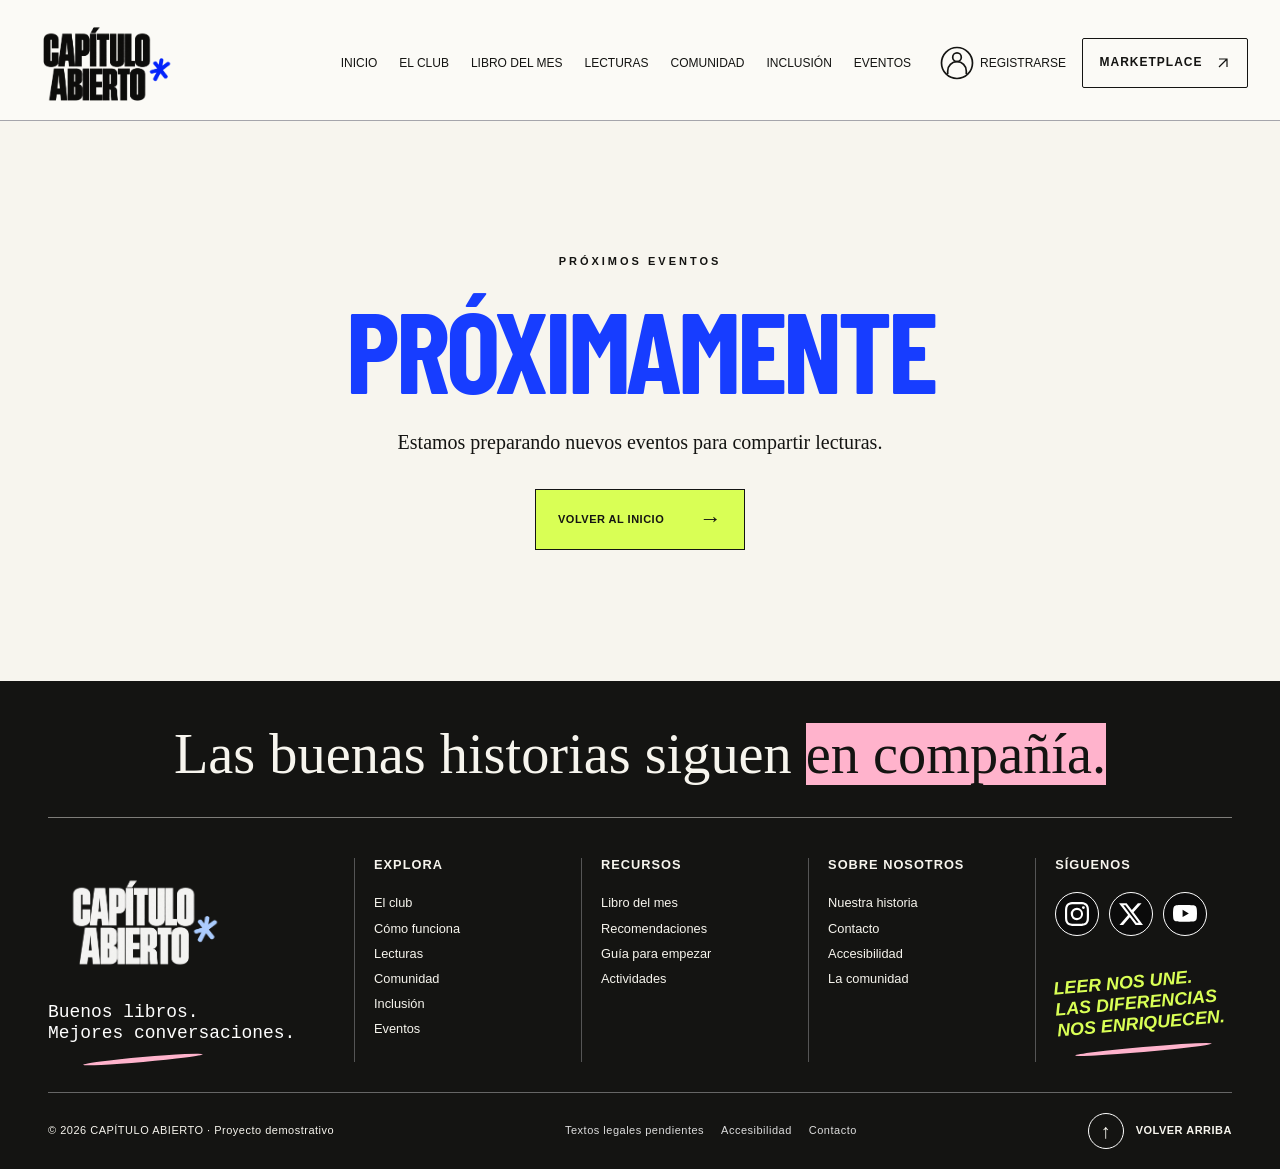
<file: eventos.html>
<!doctype html>
<html lang="es">
  <head>
    <meta charset="UTF-8" />
    <meta name="viewport" content="width=device-width, initial-scale=1.0" />
    <meta
      name="description"
      content="Próximos eventos de Capítulo Abierto. Próximamente."
    />
    <title>Próximos eventos · Próximamente · Capítulo Abierto</title>
    <link rel="stylesheet" href="css/styles.css" />
    <link rel="stylesheet" href="css/proximamente.css" />
    <script src="js/comun.js" defer></script>
  </head>
  <body class="pagina-proximamente">
    <a class="saltar-contenido" href="#contenido">Saltar al contenido</a>
    <header class="cabecera" id="inicio">
      <div class="contenedor cabecera-interior">
        <a
          class="marca marca-referencia marca-capitulo"
          href="index.html#inicio"
          aria-label="Capítulo Abierto, inicio"
          ><img
            src="assets/logo-capitulo-abierto.svg"
            alt="Capítulo Abierto"
            width="146"
            height="86"
        /></a>
        <button
          class="boton-menu"
          type="button"
          aria-label="Abrir menú"
          aria-controls="navegacion"
          aria-expanded="false"
        >
          ☰
        </button>
        <nav
          class="navegacion"
          id="navegacion"
          aria-label="Navegación principal"
        >
          <a href="index.html#inicio">INICIO</a
          ><a href="index.html#el-club">EL CLUB</a
          ><a href="index.html#libro-mes">LIBRO DEL MES</a
          ><a href="index.html#lecturas">LECTURAS</a
          ><a href="index.html#comunidad">COMUNIDAD</a
          ><a href="index.html#inclusion">INCLUSIÓN</a
          ><a href="index.html#eventos">EVENTOS</a>
        </nav>
        <button
          class="registro-cabecera"
          type="button"
          data-abrir-inscripcion
          aria-haspopup="dialog"
          aria-controls="dialogo-inscripcion"
        >
          <svg
            class="registro-icono"
            viewBox="0 0 36 36"
            fill="none"
            stroke="currentColor"
            stroke-width="1.7"
            aria-hidden="true"
          >
            <circle cx="18" cy="18" r="15.5" />
            <circle cx="18" cy="12.2" r="4.3" />
            <path d="M8.7 29v-3.1a9.3 9.3 0 0 1 18.6 0V29" />
          </svg>
          REGISTRARSE
        </button>
        <button
          class="boton boton-lima boton-marketplace"
          type="button"
          aria-haspopup="dialog"
          aria-controls="dialogo-marketplace"
          data-abrir-marketplace
        >
          MARKETPLACE
          <svg
            class="marketplace-flecha"
            viewBox="0 0 20 20"
            fill="none"
            stroke="currentColor"
            stroke-width="1.5"
            aria-hidden="true"
          >
            <path d="M5 15 15 5M5 5h10v10" />
          </svg>
        </button>
      </div>
    </header>
    <main
      id="contenido"
      class="proximamente"
      aria-labelledby="titulo-proximamente"
    >
      <p class="proximamente-etiqueta">PRÓXIMOS EVENTOS</p>
      <h1 id="titulo-proximamente">PRÓXIMAMENTE</h1>
      <p class="proximamente-texto">
        Estamos preparando nuevos eventos para compartir lecturas.
      </p>
      <a class="boton boton-lima" href="index.html"
        >VOLVER AL INICIO <span aria-hidden="true">→</span></a
      >
    </main>
    <footer class="pie-pagina" id="pie-pagina">
      <div class="contenedor">
        <p class="pie-manifiesto">
          Las buenas historias siguen <em>en compañía.</em>
        </p>
        <div class="pie-columnas">
          <div class="pie-identidad">
            <a
              class="marca marca-pie marca-capitulo"
              href="index.html#inicio"
              aria-label="Capítulo Abierto, volver al inicio"
              ><img
                src="assets/logo-capitulo-abierto.svg"
                alt="Capítulo Abierto"
                width="146"
                height="86"
            /></a>
            <p>Buenos libros.<br />Mejores conversaciones.</p>
            <span class="pie-subrayado" aria-hidden="true"></span>
          </div>
          <nav class="pie-grupo" aria-label="Explorar el sitio">
            <h2>EXPLORA</h2>
            <a href="index.html#el-club">El club</a>
            <a href="index.html#como-funciona">Cómo funciona</a>
            <a href="index.html#lecturas">Lecturas</a>
            <a href="index.html#comunidad">Comunidad</a>
            <a href="index.html#inclusion">Inclusión</a>
            <a href="index.html#eventos">Eventos</a>
          </nav>
          <nav class="pie-grupo" aria-label="Recursos del club">
            <h2>RECURSOS</h2>
            <a href="index.html#libro-mes">Libro del mes</a>
            <a href="index.html#lecturas">Recomendaciones</a>
            <a href="index.html#como-funciona">Guía para empezar</a>
            <a href="index.html#eventos">Actividades</a>
          </nav>
          <div class="pie-grupo">
            <h2>SOBRE NOSOTROS</h2>
            <a href="index.html#el-club">Nuestra historia</a>
            <a href="mailto:contacto@example.com">Contacto</a>
            <a href="index.html#inclusion">Accesibilidad</a>
            <a href="index.html#comunidad">La comunidad</a>
          </div>
          <div class="pie-grupo pie-social">
            <h2>SÍGUENOS</h2>
            <div class="pie-redes">
              <a
                href="https://www.instagram.com/"
                target="_blank"
                rel="noopener noreferrer"
                title="Instagram"
                aria-label="Visitar Instagram (abre en una pestaña nueva)"
                ><img
                  src="assets/icons/instagram.svg"
                  alt=""
                  width="24"
                  height="24"
                  loading="eager"
              /></a>
              <a
                href="https://x.com/"
                target="_blank"
                rel="noopener noreferrer"
                title="X"
                aria-label="Visitar X (abre en una pestaña nueva)"
                ><img
                  src="assets/icons/twitter-x.svg"
                  alt=""
                  width="24"
                  height="24"
                  loading="eager"
              /></a>
              <a
                href="https://www.youtube.com/"
                target="_blank"
                rel="noopener noreferrer"
                title="YouTube"
                aria-label="Visitar YouTube (abre en una pestaña nueva)"
                ><img
                  src="assets/icons/youtube.svg"
                  alt=""
                  width="24"
                  height="24"
                  loading="eager"
              /></a>
            </div>
            <p class="pie-lema">
              LEER NOS UNE.<br />LAS DIFERENCIAS<br />NOS ENRIQUECEN.
            </p>
            <span class="pie-lema-subrayado" aria-hidden="true"></span>
          </div>
        </div>
        <div class="pie-inferior">
          <p>© 2026 CAPÍTULO ABIERTO · Proyecto demostrativo</p>
          <div class="pie-legal">
            <span>Textos legales pendientes</span
            ><a href="index.html#inclusion">Accesibilidad</a
            ><a href="mailto:contacto@example.com">Contacto</a>
          </div>
          <a class="volver-arriba" href="#inicio"
            ><span aria-hidden="true">↑</span> VOLVER ARRIBA</a
          >
        </div>
      </div>
    </footer>
    <dialog
      id="dialogo-inscripcion"
      class="dialogo-inscripcion dialogo-discord"
      aria-labelledby="titulo-dialogo"
      aria-describedby="discord-descripcion discord-aviso"
    >
      <button
        type="button"
        class="cerrar-dialogo"
        aria-label="Cerrar inscripción al club"
      >
        ×
      </button>
      <p class="etiqueta">
        <span class="telegram-marca"
          ><svg
            aria-hidden="true"
            focusable="false"
            xmlns="http://www.w3.org/2000/svg"
            width="16"
            height="16"
            fill="currentColor"
            class="bi bi-telegram"
            viewBox="0 0 16 16"
          >
            <path
              d="M16 8A8 8 0 1 1 0 8a8 8 0 0 1 16 0M8.287 5.906q-1.168.486-4.666 2.01-.567.225-.595.442c-.03.243.275.339.69.47l.175.055c.408.133.958.288 1.243.294q.39.01.868-.32 3.269-2.206 3.374-2.23c.05-.012.12-.026.166.016s.042.12.037.141c-.03.129-1.227 1.241-1.846 1.817-.193.18-.33.307-.358.336a8 8 0 0 1-.188.186c-.38.366-.664.64.015 1.088.327.216.589.393.85.571.284.194.568.387.936.629q.14.092.27.187c.331.236.63.448.997.414.214-.02.435-.22.547-.82.265-1.417.786-4.486.906-5.751a1.4 1.4 0 0 0-.013-.315.34.34 0 0 0-.114-.217.53.53 0 0 0-.31-.093c-.3.005-.763.166-2.984 1.09"
            /></svg
          ><span>CAPÍTULO ABIERTO · TELEGRAM</span></span
        >
      </p>
      <h2 id="titulo-dialogo">TU PRÓXIMA HISTORIA SE COMPARTE.</h2>
      <p id="discord-descripcion">
        Recibe en tu correo una invitación para unirte al club en Telegram.
      </p>
      <ol class="discord-pasos" aria-label="Cómo será el acceso al club">
        <li>Deja tu correo</li>
        <li>Recibe la invitación</li>
        <li>Únete en Telegram</li>
      </ol>
      <p id="discord-aviso" class="discord-aviso">
        Estamos preparando el envío automático. Puedes probar este formulario,
        pero todavía no envía correos ni guarda tus datos.
      </p>
      <form id="formulario-inscripcion">
        <label for="nombre-inscripcion"
          >Tu nombre <span class="campo-opcional">(opcional)</span></label
        >
        <input
          id="nombre-inscripcion"
          name="nombre"
          autocomplete="given-name"
          maxlength="100"
        />
        <label for="correo-inscripcion">Tu correo electrónico</label>
        <input
          id="correo-inscripcion"
          name="correo"
          type="email"
          required
          autocomplete="email"
          maxlength="254"
          aria-describedby="discord-privacidad"
        />
        <button class="boton boton-lima boton-telegram" type="submit">
          <svg
            aria-hidden="true"
            focusable="false"
            xmlns="http://www.w3.org/2000/svg"
            width="16"
            height="16"
            fill="currentColor"
            class="bi bi-telegram"
            viewBox="0 0 16 16"
          >
            <path
              d="M16 8A8 8 0 1 1 0 8a8 8 0 0 1 16 0M8.287 5.906q-1.168.486-4.666 2.01-.567.225-.595.442c-.03.243.275.339.69.47l.175.055c.408.133.958.288 1.243.294q.39.01.868-.32 3.269-2.206 3.374-2.23c.05-.012.12-.026.166.016s.042.12.037.141c-.03.129-1.227 1.241-1.846 1.817-.193.18-.33.307-.358.336a8 8 0 0 1-.188.186c-.38.366-.664.64.015 1.088.327.216.589.393.85.571.284.194.568.387.936.629q.14.092.27.187c.331.236.63.448.997.414.214-.02.435-.22.547-.82.265-1.417.786-4.486.906-5.751a1.4 1.4 0 0 0-.013-.315.34.34 0 0 0-.114-.217.53.53 0 0 0-.31-.093c-.3.005-.763.166-2.984 1.09"
            /></svg
          >ENVIARME LA INVITACIÓN A TELEGRAM <span aria-hidden="true">→</span>
        </button>
        <p id="discord-privacidad" class="discord-ayuda">
          Necesitarás una cuenta de Telegram. Cuando se active el envío,
          usaremos tu correo para enviarte el acceso; la newsletter se solicita
          por separado.
        </p>
      </form>
      <div id="discord-confirmacion" hidden>
        <p class="mensaje-inscripcion" role="status" aria-live="polite"></p>
        <p>
          Cuando activemos el envío, recibirás un email con el botón «Unirme al
          club en Telegram». Si no lo encuentras, podrás revisar spam o
          promociones.
        </p>
        <button type="button" class="boton boton-contorno" data-corregir-correo>
          VOLVER AL FORMULARIO <span aria-hidden="true">←</span>
        </button>
      </div>
    </dialog>
    <dialog
      id="dialogo-marketplace"
      class="dialogo-inscripcion"
      aria-labelledby="titulo-marketplace"
      aria-describedby="descripcion-marketplace"
    >
      <button
        type="button"
        class="cerrar-dialogo"
        aria-label="Cerrar marketplace"
      >
        ×
      </button>
      <p class="etiqueta"><strong>✳︎ /</strong> CAPÍTULO ABIERTO</p>
      <h2 id="titulo-marketplace">TU PRÓXIMO DESCUBRIMIENTO.</h2>
      <p id="descripcion-marketplace">
        Estamos preparando el marketplace de Capítulo Abierto. Muy pronto podrás
        crear tu cuenta, acceder a la tienda y gestionar tus compras desde un
        mismo lugar.
      </p>
      <p class="marketplace-estado">PRÓXIMAMENTE</p>
      <button class="boton boton-lima" type="button" data-cerrar-marketplace>
        SEGUIR EXPLORANDO <span aria-hidden="true">→</span>
      </button>
    </dialog>
  </body>
</html>
</file>
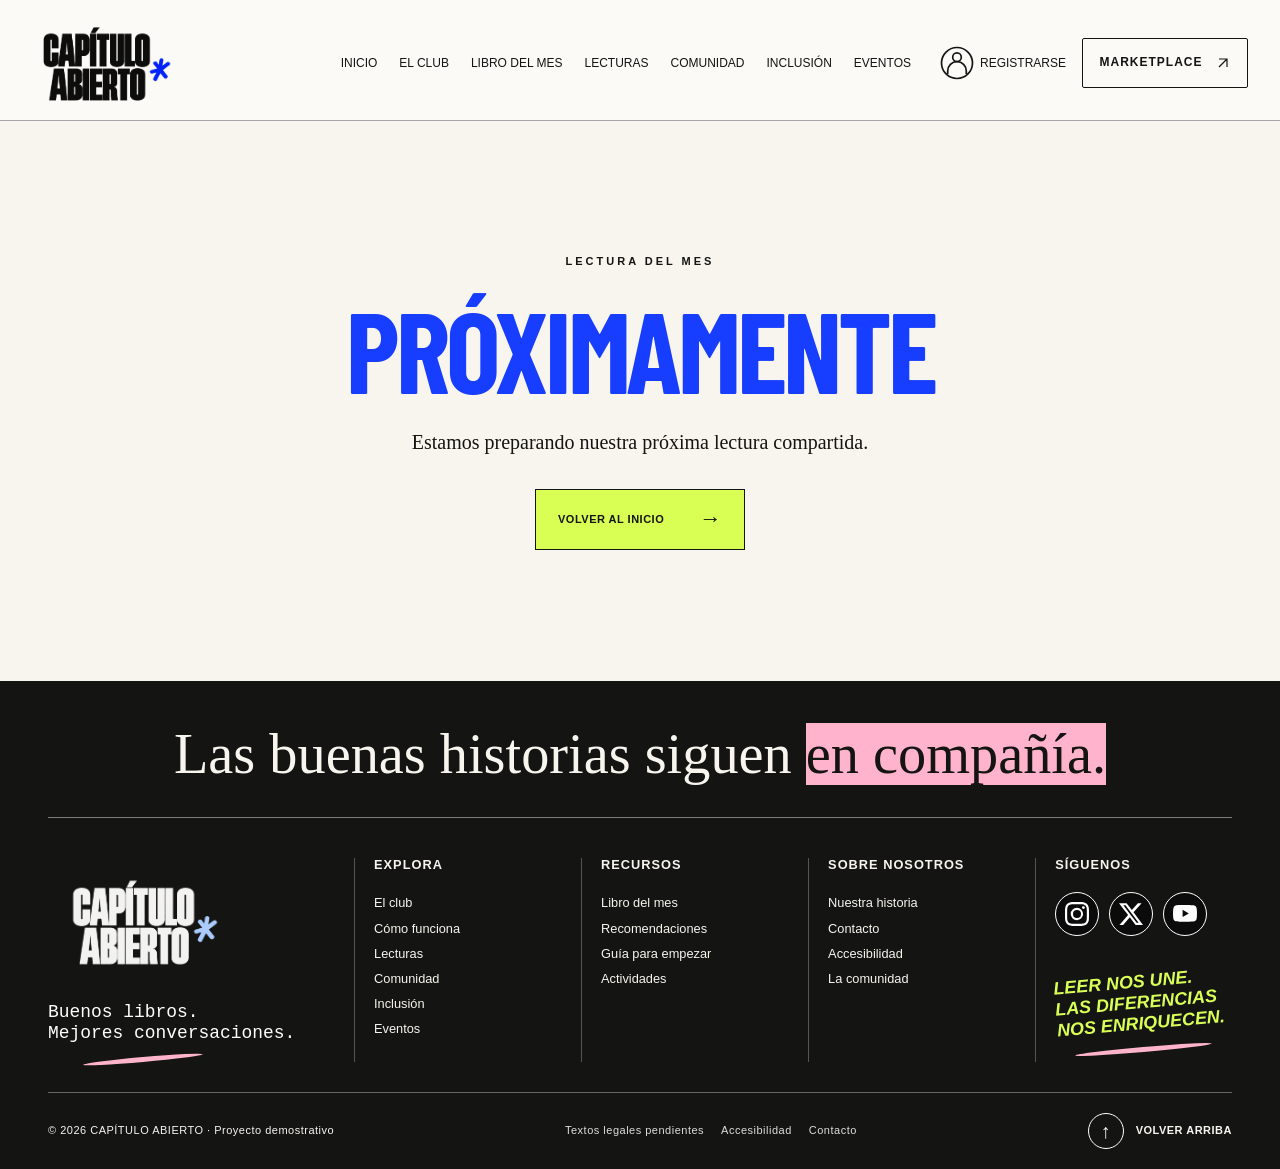
<file: lectura-del-mes.html>
<!doctype html>
<html lang="es">
  <head>
    <meta charset="UTF-8" />
    <meta name="viewport" content="width=device-width, initial-scale=1.0" />
    <meta
      name="description"
      content="Lectura del mes de Capítulo Abierto. Próximamente."
    />
    <title>Lectura del mes · Próximamente · Capítulo Abierto</title>
    <link rel="stylesheet" href="css/styles.css" />
    <link rel="stylesheet" href="css/proximamente.css" />
    <script src="js/comun.js" defer></script>
  </head>
  <body class="pagina-proximamente">
    <a class="saltar-contenido" href="#contenido">Saltar al contenido</a>
    <header class="cabecera" id="inicio">
      <div class="contenedor cabecera-interior">
        <a
          class="marca marca-referencia marca-capitulo"
          href="index.html#inicio"
          aria-label="Capítulo Abierto, inicio"
          ><img
            src="assets/logo-capitulo-abierto.svg"
            alt="Capítulo Abierto"
            width="146"
            height="86"
        /></a>
        <button
          class="boton-menu"
          type="button"
          aria-label="Abrir menú"
          aria-controls="navegacion"
          aria-expanded="false"
        >
          ☰
        </button>
        <nav
          class="navegacion"
          id="navegacion"
          aria-label="Navegación principal"
        >
          <a href="index.html#inicio">INICIO</a
          ><a href="index.html#el-club">EL CLUB</a
          ><a href="index.html#libro-mes">LIBRO DEL MES</a
          ><a href="index.html#lecturas">LECTURAS</a
          ><a href="index.html#comunidad">COMUNIDAD</a
          ><a href="index.html#inclusion">INCLUSIÓN</a
          ><a href="index.html#eventos">EVENTOS</a>
        </nav>
        <button
          class="registro-cabecera"
          type="button"
          data-abrir-inscripcion
          aria-haspopup="dialog"
          aria-controls="dialogo-inscripcion"
        >
          <svg
            class="registro-icono"
            viewBox="0 0 36 36"
            fill="none"
            stroke="currentColor"
            stroke-width="1.7"
            aria-hidden="true"
          >
            <circle cx="18" cy="18" r="15.5" />
            <circle cx="18" cy="12.2" r="4.3" />
            <path d="M8.7 29v-3.1a9.3 9.3 0 0 1 18.6 0V29" />
          </svg>
          REGISTRARSE
        </button>
        <button
          class="boton boton-lima boton-marketplace"
          type="button"
          aria-haspopup="dialog"
          aria-controls="dialogo-marketplace"
          data-abrir-marketplace
        >
          MARKETPLACE
          <svg
            class="marketplace-flecha"
            viewBox="0 0 20 20"
            fill="none"
            stroke="currentColor"
            stroke-width="1.5"
            aria-hidden="true"
          >
            <path d="M5 15 15 5M5 5h10v10" />
          </svg>
        </button>
      </div>
    </header>
    <main
      id="contenido"
      class="proximamente"
      aria-labelledby="titulo-proximamente"
    >
      <p class="proximamente-etiqueta">LECTURA DEL MES</p>
      <h1 id="titulo-proximamente">PRÓXIMAMENTE</h1>
      <p class="proximamente-texto">
        Estamos preparando nuestra próxima lectura compartida.
      </p>
      <a class="boton boton-lima" href="index.html"
        >VOLVER AL INICIO <span aria-hidden="true">→</span></a
      >
    </main>
    <footer class="pie-pagina" id="pie-pagina">
      <div class="contenedor">
        <p class="pie-manifiesto">
          Las buenas historias siguen <em>en compañía.</em>
        </p>
        <div class="pie-columnas">
          <div class="pie-identidad">
            <a
              class="marca marca-pie marca-capitulo"
              href="index.html#inicio"
              aria-label="Capítulo Abierto, volver al inicio"
              ><img
                src="assets/logo-capitulo-abierto.svg"
                alt="Capítulo Abierto"
                width="146"
                height="86"
            /></a>
            <p>Buenos libros.<br />Mejores conversaciones.</p>
            <span class="pie-subrayado" aria-hidden="true"></span>
          </div>
          <nav class="pie-grupo" aria-label="Explorar el sitio">
            <h2>EXPLORA</h2>
            <a href="index.html#el-club">El club</a>
            <a href="index.html#como-funciona">Cómo funciona</a>
            <a href="index.html#lecturas">Lecturas</a>
            <a href="index.html#comunidad">Comunidad</a>
            <a href="index.html#inclusion">Inclusión</a>
            <a href="index.html#eventos">Eventos</a>
          </nav>
          <nav class="pie-grupo" aria-label="Recursos del club">
            <h2>RECURSOS</h2>
            <a href="index.html#libro-mes">Libro del mes</a>
            <a href="index.html#lecturas">Recomendaciones</a>
            <a href="index.html#como-funciona">Guía para empezar</a>
            <a href="index.html#eventos">Actividades</a>
          </nav>
          <div class="pie-grupo">
            <h2>SOBRE NOSOTROS</h2>
            <a href="index.html#el-club">Nuestra historia</a>
            <a href="mailto:contacto@example.com">Contacto</a>
            <a href="index.html#inclusion">Accesibilidad</a>
            <a href="index.html#comunidad">La comunidad</a>
          </div>
          <div class="pie-grupo pie-social">
            <h2>SÍGUENOS</h2>
            <div class="pie-redes">
              <a
                href="https://www.instagram.com/"
                target="_blank"
                rel="noopener noreferrer"
                title="Instagram"
                aria-label="Visitar Instagram (abre en una pestaña nueva)"
                ><img
                  src="assets/icons/instagram.svg"
                  alt=""
                  width="24"
                  height="24"
                  loading="eager"
              /></a>
              <a
                href="https://x.com/"
                target="_blank"
                rel="noopener noreferrer"
                title="X"
                aria-label="Visitar X (abre en una pestaña nueva)"
                ><img
                  src="assets/icons/twitter-x.svg"
                  alt=""
                  width="24"
                  height="24"
                  loading="eager"
              /></a>
              <a
                href="https://www.youtube.com/"
                target="_blank"
                rel="noopener noreferrer"
                title="YouTube"
                aria-label="Visitar YouTube (abre en una pestaña nueva)"
                ><img
                  src="assets/icons/youtube.svg"
                  alt=""
                  width="24"
                  height="24"
                  loading="eager"
              /></a>
            </div>
            <p class="pie-lema">
              LEER NOS UNE.<br />LAS DIFERENCIAS<br />NOS ENRIQUECEN.
            </p>
            <span class="pie-lema-subrayado" aria-hidden="true"></span>
          </div>
        </div>
        <div class="pie-inferior">
          <p>© 2026 CAPÍTULO ABIERTO · Proyecto demostrativo</p>
          <div class="pie-legal">
            <span>Textos legales pendientes</span
            ><a href="index.html#inclusion">Accesibilidad</a
            ><a href="mailto:contacto@example.com">Contacto</a>
          </div>
          <a class="volver-arriba" href="#inicio"
            ><span aria-hidden="true">↑</span> VOLVER ARRIBA</a
          >
        </div>
      </div>
    </footer>
    <dialog
      id="dialogo-inscripcion"
      class="dialogo-inscripcion dialogo-discord"
      aria-labelledby="titulo-dialogo"
      aria-describedby="discord-descripcion discord-aviso"
    >
      <button
        type="button"
        class="cerrar-dialogo"
        aria-label="Cerrar inscripción al club"
      >
        ×
      </button>
      <p class="etiqueta">
        <span class="telegram-marca"
          ><svg
            aria-hidden="true"
            focusable="false"
            xmlns="http://www.w3.org/2000/svg"
            width="16"
            height="16"
            fill="currentColor"
            class="bi bi-telegram"
            viewBox="0 0 16 16"
          >
            <path
              d="M16 8A8 8 0 1 1 0 8a8 8 0 0 1 16 0M8.287 5.906q-1.168.486-4.666 2.01-.567.225-.595.442c-.03.243.275.339.69.47l.175.055c.408.133.958.288 1.243.294q.39.01.868-.32 3.269-2.206 3.374-2.23c.05-.012.12-.026.166.016s.042.12.037.141c-.03.129-1.227 1.241-1.846 1.817-.193.18-.33.307-.358.336a8 8 0 0 1-.188.186c-.38.366-.664.64.015 1.088.327.216.589.393.85.571.284.194.568.387.936.629q.14.092.27.187c.331.236.63.448.997.414.214-.02.435-.22.547-.82.265-1.417.786-4.486.906-5.751a1.4 1.4 0 0 0-.013-.315.34.34 0 0 0-.114-.217.53.53 0 0 0-.31-.093c-.3.005-.763.166-2.984 1.09"
            /></svg
          ><span>CAPÍTULO ABIERTO · TELEGRAM</span></span
        >
      </p>
      <h2 id="titulo-dialogo">TU PRÓXIMA HISTORIA SE COMPARTE.</h2>
      <p id="discord-descripcion">
        Recibe en tu correo una invitación para unirte al club en Telegram.
      </p>
      <ol class="discord-pasos" aria-label="Cómo será el acceso al club">
        <li>Deja tu correo</li>
        <li>Recibe la invitación</li>
        <li>Únete en Telegram</li>
      </ol>
      <p id="discord-aviso" class="discord-aviso">
        Estamos preparando el envío automático. Puedes probar este formulario,
        pero todavía no envía correos ni guarda tus datos.
      </p>
      <form id="formulario-inscripcion">
        <label for="nombre-inscripcion"
          >Tu nombre <span class="campo-opcional">(opcional)</span></label
        >
        <input
          id="nombre-inscripcion"
          name="nombre"
          autocomplete="given-name"
          maxlength="100"
        />
        <label for="correo-inscripcion">Tu correo electrónico</label>
        <input
          id="correo-inscripcion"
          name="correo"
          type="email"
          required
          autocomplete="email"
          maxlength="254"
          aria-describedby="discord-privacidad"
        />
        <button class="boton boton-lima boton-telegram" type="submit">
          <svg
            aria-hidden="true"
            focusable="false"
            xmlns="http://www.w3.org/2000/svg"
            width="16"
            height="16"
            fill="currentColor"
            class="bi bi-telegram"
            viewBox="0 0 16 16"
          >
            <path
              d="M16 8A8 8 0 1 1 0 8a8 8 0 0 1 16 0M8.287 5.906q-1.168.486-4.666 2.01-.567.225-.595.442c-.03.243.275.339.69.47l.175.055c.408.133.958.288 1.243.294q.39.01.868-.32 3.269-2.206 3.374-2.23c.05-.012.12-.026.166.016s.042.12.037.141c-.03.129-1.227 1.241-1.846 1.817-.193.18-.33.307-.358.336a8 8 0 0 1-.188.186c-.38.366-.664.64.015 1.088.327.216.589.393.85.571.284.194.568.387.936.629q.14.092.27.187c.331.236.63.448.997.414.214-.02.435-.22.547-.82.265-1.417.786-4.486.906-5.751a1.4 1.4 0 0 0-.013-.315.34.34 0 0 0-.114-.217.53.53 0 0 0-.31-.093c-.3.005-.763.166-2.984 1.09"
            /></svg
          >ENVIARME LA INVITACIÓN A TELEGRAM <span aria-hidden="true">→</span>
        </button>
        <p id="discord-privacidad" class="discord-ayuda">
          Necesitarás una cuenta de Telegram. Cuando se active el envío,
          usaremos tu correo para enviarte el acceso; la newsletter se solicita
          por separado.
        </p>
      </form>
      <div id="discord-confirmacion" hidden>
        <p class="mensaje-inscripcion" role="status" aria-live="polite"></p>
        <p>
          Cuando activemos el envío, recibirás un email con el botón «Unirme al
          club en Telegram». Si no lo encuentras, podrás revisar spam o
          promociones.
        </p>
        <button type="button" class="boton boton-contorno" data-corregir-correo>
          VOLVER AL FORMULARIO <span aria-hidden="true">←</span>
        </button>
      </div>
    </dialog>
    <dialog
      id="dialogo-marketplace"
      class="dialogo-inscripcion"
      aria-labelledby="titulo-marketplace"
      aria-describedby="descripcion-marketplace"
    >
      <button
        type="button"
        class="cerrar-dialogo"
        aria-label="Cerrar marketplace"
      >
        ×
      </button>
      <p class="etiqueta"><strong>✳︎ /</strong> CAPÍTULO ABIERTO</p>
      <h2 id="titulo-marketplace">TU PRÓXIMO DESCUBRIMIENTO.</h2>
      <p id="descripcion-marketplace">
        Estamos preparando el marketplace de Capítulo Abierto. Muy pronto podrás
        crear tu cuenta, acceder a la tienda y gestionar tus compras desde un
        mismo lugar.
      </p>
      <p class="marketplace-estado">PRÓXIMAMENTE</p>
      <button class="boton boton-lima" type="button" data-cerrar-marketplace>
        SEGUIR EXPLORANDO <span aria-hidden="true">→</span>
      </button>
    </dialog>
  </body>
</html>
</file>
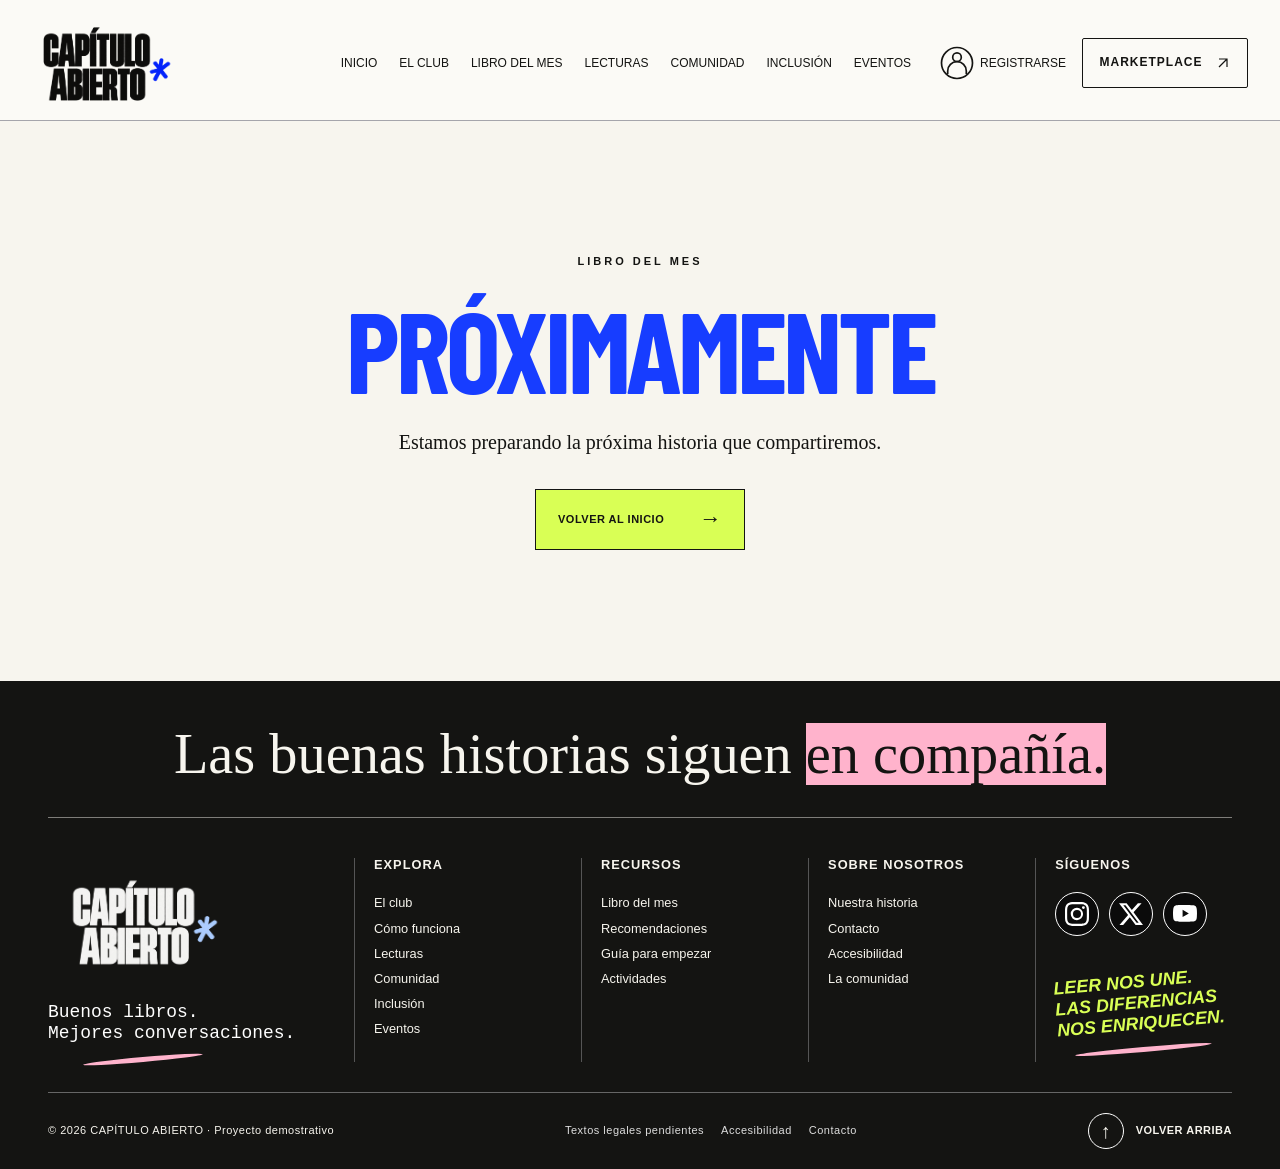
<file: libro-del-mes.html>
<!doctype html>
<html lang="es">
  <head>
    <meta charset="UTF-8" />
    <meta name="viewport" content="width=device-width, initial-scale=1.0" />
    <meta
      name="description"
      content="Libro del mes de Capítulo Abierto. Próximamente."
    />
    <title>Libro del mes · Próximamente · Capítulo Abierto</title>
    <link rel="stylesheet" href="css/styles.css" />
    <link rel="stylesheet" href="css/proximamente.css" />
    <script src="js/comun.js" defer></script>
  </head>
  <body class="pagina-proximamente">
    <a class="saltar-contenido" href="#contenido">Saltar al contenido</a>
    <header class="cabecera" id="inicio">
      <div class="contenedor cabecera-interior">
        <a
          class="marca marca-referencia marca-capitulo"
          href="index.html#inicio"
          aria-label="Capítulo Abierto, inicio"
          ><img
            src="assets/logo-capitulo-abierto.svg"
            alt="Capítulo Abierto"
            width="146"
            height="86"
        /></a>
        <button
          class="boton-menu"
          type="button"
          aria-label="Abrir menú"
          aria-controls="navegacion"
          aria-expanded="false"
        >
          ☰
        </button>
        <nav
          class="navegacion"
          id="navegacion"
          aria-label="Navegación principal"
        >
          <a href="index.html#inicio">INICIO</a
          ><a href="index.html#el-club">EL CLUB</a
          ><a href="index.html#libro-mes">LIBRO DEL MES</a
          ><a href="index.html#lecturas">LECTURAS</a
          ><a href="index.html#comunidad">COMUNIDAD</a
          ><a href="index.html#inclusion">INCLUSIÓN</a
          ><a href="index.html#eventos">EVENTOS</a>
        </nav>
        <button
          class="registro-cabecera"
          type="button"
          data-abrir-inscripcion
          aria-haspopup="dialog"
          aria-controls="dialogo-inscripcion"
        >
          <svg
            class="registro-icono"
            viewBox="0 0 36 36"
            fill="none"
            stroke="currentColor"
            stroke-width="1.7"
            aria-hidden="true"
          >
            <circle cx="18" cy="18" r="15.5" />
            <circle cx="18" cy="12.2" r="4.3" />
            <path d="M8.7 29v-3.1a9.3 9.3 0 0 1 18.6 0V29" />
          </svg>
          REGISTRARSE
        </button>
        <button
          class="boton boton-lima boton-marketplace"
          type="button"
          aria-haspopup="dialog"
          aria-controls="dialogo-marketplace"
          data-abrir-marketplace
        >
          MARKETPLACE
          <svg
            class="marketplace-flecha"
            viewBox="0 0 20 20"
            fill="none"
            stroke="currentColor"
            stroke-width="1.5"
            aria-hidden="true"
          >
            <path d="M5 15 15 5M5 5h10v10" />
          </svg>
        </button>
      </div>
    </header>
    <main
      id="contenido"
      class="proximamente"
      aria-labelledby="titulo-proximamente"
    >
      <p class="proximamente-etiqueta">LIBRO DEL MES</p>
      <h1 id="titulo-proximamente">PRÓXIMAMENTE</h1>
      <p class="proximamente-texto">
        Estamos preparando la próxima historia que compartiremos.
      </p>
      <a class="boton boton-lima" href="index.html"
        >VOLVER AL INICIO <span aria-hidden="true">→</span></a
      >
    </main>
    <footer class="pie-pagina" id="pie-pagina">
      <div class="contenedor">
        <p class="pie-manifiesto">
          Las buenas historias siguen <em>en compañía.</em>
        </p>
        <div class="pie-columnas">
          <div class="pie-identidad">
            <a
              class="marca marca-pie marca-capitulo"
              href="index.html#inicio"
              aria-label="Capítulo Abierto, volver al inicio"
              ><img
                src="assets/logo-capitulo-abierto.svg"
                alt="Capítulo Abierto"
                width="146"
                height="86"
            /></a>
            <p>Buenos libros.<br />Mejores conversaciones.</p>
            <span class="pie-subrayado" aria-hidden="true"></span>
          </div>
          <nav class="pie-grupo" aria-label="Explorar el sitio">
            <h2>EXPLORA</h2>
            <a href="index.html#el-club">El club</a>
            <a href="index.html#como-funciona">Cómo funciona</a>
            <a href="index.html#lecturas">Lecturas</a>
            <a href="index.html#comunidad">Comunidad</a>
            <a href="index.html#inclusion">Inclusión</a>
            <a href="index.html#eventos">Eventos</a>
          </nav>
          <nav class="pie-grupo" aria-label="Recursos del club">
            <h2>RECURSOS</h2>
            <a href="index.html#libro-mes">Libro del mes</a>
            <a href="index.html#lecturas">Recomendaciones</a>
            <a href="index.html#como-funciona">Guía para empezar</a>
            <a href="index.html#eventos">Actividades</a>
          </nav>
          <div class="pie-grupo">
            <h2>SOBRE NOSOTROS</h2>
            <a href="index.html#el-club">Nuestra historia</a>
            <a href="mailto:contacto@example.com">Contacto</a>
            <a href="index.html#inclusion">Accesibilidad</a>
            <a href="index.html#comunidad">La comunidad</a>
          </div>
          <div class="pie-grupo pie-social">
            <h2>SÍGUENOS</h2>
            <div class="pie-redes">
              <a
                href="https://www.instagram.com/"
                target="_blank"
                rel="noopener noreferrer"
                title="Instagram"
                aria-label="Visitar Instagram (abre en una pestaña nueva)"
                ><img
                  src="assets/icons/instagram.svg"
                  alt=""
                  width="24"
                  height="24"
                  loading="eager"
              /></a>
              <a
                href="https://x.com/"
                target="_blank"
                rel="noopener noreferrer"
                title="X"
                aria-label="Visitar X (abre en una pestaña nueva)"
                ><img
                  src="assets/icons/twitter-x.svg"
                  alt=""
                  width="24"
                  height="24"
                  loading="eager"
              /></a>
              <a
                href="https://www.youtube.com/"
                target="_blank"
                rel="noopener noreferrer"
                title="YouTube"
                aria-label="Visitar YouTube (abre en una pestaña nueva)"
                ><img
                  src="assets/icons/youtube.svg"
                  alt=""
                  width="24"
                  height="24"
                  loading="eager"
              /></a>
            </div>
            <p class="pie-lema">
              LEER NOS UNE.<br />LAS DIFERENCIAS<br />NOS ENRIQUECEN.
            </p>
            <span class="pie-lema-subrayado" aria-hidden="true"></span>
          </div>
        </div>
        <div class="pie-inferior">
          <p>© 2026 CAPÍTULO ABIERTO · Proyecto demostrativo</p>
          <div class="pie-legal">
            <span>Textos legales pendientes</span
            ><a href="index.html#inclusion">Accesibilidad</a
            ><a href="mailto:contacto@example.com">Contacto</a>
          </div>
          <a class="volver-arriba" href="#inicio"
            ><span aria-hidden="true">↑</span> VOLVER ARRIBA</a
          >
        </div>
      </div>
    </footer>
    <dialog
      id="dialogo-inscripcion"
      class="dialogo-inscripcion dialogo-discord"
      aria-labelledby="titulo-dialogo"
      aria-describedby="discord-descripcion discord-aviso"
    >
      <button
        type="button"
        class="cerrar-dialogo"
        aria-label="Cerrar inscripción al club"
      >
        ×
      </button>
      <p class="etiqueta">
        <span class="telegram-marca"
          ><svg
            aria-hidden="true"
            focusable="false"
            xmlns="http://www.w3.org/2000/svg"
            width="16"
            height="16"
            fill="currentColor"
            class="bi bi-telegram"
            viewBox="0 0 16 16"
          >
            <path
              d="M16 8A8 8 0 1 1 0 8a8 8 0 0 1 16 0M8.287 5.906q-1.168.486-4.666 2.01-.567.225-.595.442c-.03.243.275.339.69.47l.175.055c.408.133.958.288 1.243.294q.39.01.868-.32 3.269-2.206 3.374-2.23c.05-.012.12-.026.166.016s.042.12.037.141c-.03.129-1.227 1.241-1.846 1.817-.193.18-.33.307-.358.336a8 8 0 0 1-.188.186c-.38.366-.664.64.015 1.088.327.216.589.393.85.571.284.194.568.387.936.629q.14.092.27.187c.331.236.63.448.997.414.214-.02.435-.22.547-.82.265-1.417.786-4.486.906-5.751a1.4 1.4 0 0 0-.013-.315.34.34 0 0 0-.114-.217.53.53 0 0 0-.31-.093c-.3.005-.763.166-2.984 1.09"
            /></svg
          ><span>CAPÍTULO ABIERTO · TELEGRAM</span></span
        >
      </p>
      <h2 id="titulo-dialogo">TU PRÓXIMA HISTORIA SE COMPARTE.</h2>
      <p id="discord-descripcion">
        Recibe en tu correo una invitación para unirte al club en Telegram.
      </p>
      <ol class="discord-pasos" aria-label="Cómo será el acceso al club">
        <li>Deja tu correo</li>
        <li>Recibe la invitación</li>
        <li>Únete en Telegram</li>
      </ol>
      <p id="discord-aviso" class="discord-aviso">
        Estamos preparando el envío automático. Puedes probar este formulario,
        pero todavía no envía correos ni guarda tus datos.
      </p>
      <form id="formulario-inscripcion">
        <label for="nombre-inscripcion"
          >Tu nombre <span class="campo-opcional">(opcional)</span></label
        >
        <input
          id="nombre-inscripcion"
          name="nombre"
          autocomplete="given-name"
          maxlength="100"
        />
        <label for="correo-inscripcion">Tu correo electrónico</label>
        <input
          id="correo-inscripcion"
          name="correo"
          type="email"
          required
          autocomplete="email"
          maxlength="254"
          aria-describedby="discord-privacidad"
        />
        <button class="boton boton-lima boton-telegram" type="submit">
          <svg
            aria-hidden="true"
            focusable="false"
            xmlns="http://www.w3.org/2000/svg"
            width="16"
            height="16"
            fill="currentColor"
            class="bi bi-telegram"
            viewBox="0 0 16 16"
          >
            <path
              d="M16 8A8 8 0 1 1 0 8a8 8 0 0 1 16 0M8.287 5.906q-1.168.486-4.666 2.01-.567.225-.595.442c-.03.243.275.339.69.47l.175.055c.408.133.958.288 1.243.294q.39.01.868-.32 3.269-2.206 3.374-2.23c.05-.012.12-.026.166.016s.042.12.037.141c-.03.129-1.227 1.241-1.846 1.817-.193.18-.33.307-.358.336a8 8 0 0 1-.188.186c-.38.366-.664.64.015 1.088.327.216.589.393.85.571.284.194.568.387.936.629q.14.092.27.187c.331.236.63.448.997.414.214-.02.435-.22.547-.82.265-1.417.786-4.486.906-5.751a1.4 1.4 0 0 0-.013-.315.34.34 0 0 0-.114-.217.53.53 0 0 0-.31-.093c-.3.005-.763.166-2.984 1.09"
            /></svg
          >ENVIARME LA INVITACIÓN A TELEGRAM <span aria-hidden="true">→</span>
        </button>
        <p id="discord-privacidad" class="discord-ayuda">
          Necesitarás una cuenta de Telegram. Cuando se active el envío,
          usaremos tu correo para enviarte el acceso; la newsletter se solicita
          por separado.
        </p>
      </form>
      <div id="discord-confirmacion" hidden>
        <p class="mensaje-inscripcion" role="status" aria-live="polite"></p>
        <p>
          Cuando activemos el envío, recibirás un email con el botón «Unirme al
          club en Telegram». Si no lo encuentras, podrás revisar spam o
          promociones.
        </p>
        <button type="button" class="boton boton-contorno" data-corregir-correo>
          VOLVER AL FORMULARIO <span aria-hidden="true">←</span>
        </button>
      </div>
    </dialog>
    <dialog
      id="dialogo-marketplace"
      class="dialogo-inscripcion"
      aria-labelledby="titulo-marketplace"
      aria-describedby="descripcion-marketplace"
    >
      <button
        type="button"
        class="cerrar-dialogo"
        aria-label="Cerrar marketplace"
      >
        ×
      </button>
      <p class="etiqueta"><strong>✳︎ /</strong> CAPÍTULO ABIERTO</p>
      <h2 id="titulo-marketplace">TU PRÓXIMO DESCUBRIMIENTO.</h2>
      <p id="descripcion-marketplace">
        Estamos preparando el marketplace de Capítulo Abierto. Muy pronto podrás
        crear tu cuenta, acceder a la tienda y gestionar tus compras desde un
        mismo lugar.
      </p>
      <p class="marketplace-estado">PRÓXIMAMENTE</p>
      <button class="boton boton-lima" type="button" data-cerrar-marketplace>
        SEGUIR EXPLORANDO <span aria-hidden="true">→</span>
      </button>
    </dialog>
  </body>
</html>
</file>
<file: css/styles.css>
/*
 * styles.css — Estilos generales compartidos por todo el sitio.
 * ÍNDICE
 * 01. Variables y tipografía
 * 02. Base: documento y etiquetas
 * 03. Estructura y utilidades compartidas
 * 04. Botones y acciones
 * 05. Cabecera, marca y menú
 * 06. Diálogos y formularios compartidos
 * 07. Footer y redes sociales
 * 08. Accesibilidad y movimiento reducido
 * 09. Media queries
 * 09.01. Base: documento y etiquetas
 * 09.02. Estructura y utilidades compartidas
 * 09.03. Botones y acciones
 * 09.04. Cabecera, marca y menú
 * 09.05. Diálogos y formularios compartidos
 * 09.06. Footer y redes sociales
 * 09.07. Accesibilidad y movimiento reducido
 * Las media queries se agrupan al final, conservando su orden de cascada.
 * Cargar styles.css antes de la hoja específica de cada página.
 */

/* ==========================================================
   01. Variables y tipografía
   ========================================================== */
@font-face {
  font-family: "Barlow Condensed";
  font-style: normal;
  font-weight: 700;
  font-display: swap;
  src: url("../assets/fonts/barlow-condensed-700.woff2") format("woff2");
}
:root {
  --blanco: #fff;
  --fuente-titulos: Arial, sans-serif;
  --fuente-texto: Arial, sans-serif;
  --crema: #f7f5ee;
  --negro: #141412;
  --azul: #173dff;
  --rosa: #ffb3cc;
  --lima: #d9ff55;
}

/* ==========================================================
   02. Base: documento y etiquetas
   ========================================================== */
* {
  box-sizing: border-box;
}
html {
  background: var(--crema);
  scroll-behavior: smooth;
  scroll-padding-top: 100px;
}
body {
  margin: 0;
  color: var(--negro);
  font: 16px/1.6 var(--fuente-texto);
  background: var(--crema);
}
h1,
h2,
h3,
h4,
p {
  margin: 0 0 20px;
}
h1,
h2,
h3,
h4 {
  line-height: 1.05;
  letter-spacing: -0.045em;
}
h2 {
  font-size: clamp(32px, 4vw, 60px);
}
h3 {
  font-size: 25px;
}
a {
  color: inherit;
  text-decoration: none;
}
button,
input {
  font: inherit;
}
button,
a,
input {
  -webkit-tap-highlight-color: transparent;
  touch-action: manipulation;
}
button {
  cursor: pointer;
}
img {
  display: block;
  width: 100%;
  height: auto;
}
svg {
  width: 28px;
  height: 28px;
  flex-shrink: 0;
}
main h2 {
  font-family: "Barlow Condensed", Arial, sans-serif;
  font-weight: 700;
  letter-spacing: -0.025em;
}

/* ==========================================================
   03. Estructura y utilidades compartidas
   ========================================================== */
.contenedor {
  margin: auto;
  width: min(1424px, calc(100% - 96px));
}
.seccion {
  overflow: clip;
  padding: 64px 0;
}
.etiqueta {
  font-weight: 700;
  margin-bottom: 32px;
  letter-spacing: 3px;
  font-size: 12px;
}
.etiqueta strong {
  margin-right: 12px;
}
.seccion-negra {
  background: var(--negro);
  color: var(--crema);
}
.seccion-negra h2 span {
  color: var(--lima);
}
.seccion-cierre {
  border-top: 1px solid #14141270;
  padding-top: 24px;
  margin: 32px auto 0;
  font:
    clamp(20px, 2.3vw, 32px) / 1.3 Georgia,
    serif;
  text-align: center;
}
.nota-acceso {
  font-size: 11px !important;
  letter-spacing: 1px;
  text-align: center;
  margin: 12px 0 !important;
}
body .linea-seccion {
  display: flex;
  align-items: center;
  gap: 18px;
  width: 100%;
  margin: 0 0 32px;
  max-width: none;
}
body .linea-seccion strong {
  margin: 0;
  flex-shrink: 0;
}
body .linea-seccion:after {
  content: none;
}

/* ==========================================================
   04. Botones y acciones
   ========================================================== */
.boton {
  display: inline-flex;
  align-items: center;
  justify-content: space-between;
  gap: 24px;
  min-height: 52px;
  padding: 15px 22px;
  border: 1px solid var(--negro);
  font-size: 11px;
  font-weight: 800;
  letter-spacing: 0.5px;
  line-height: 1.3;
  transition:
    transform 0.2s,
    box-shadow 0.2s;
}
.boton:hover {
  transform: translate(-2px, -2px);
  box-shadow: 4px 4px 0 var(--negro);
}
.boton span {
  font-size: 22px;
}
.boton-lima {
  background: var(--lima);
  color: var(--negro);
}
.boton-contorno {
  background: transparent;
}
.boton-negro {
  background: var(--negro);
  color: var(--blanco);
}
.grupo-botones {
  display: flex;
  flex-wrap: wrap;
  gap: 12px;
  margin-top: 32px;
}
.boton-marketplace {
  white-space: nowrap;
  flex-shrink: 0;
}

/* ==========================================================
   05. Cabecera, marca y menú
   ========================================================== */

/* Cabecera: estructura y acciones compartidas. */

.cabecera {
  position: sticky;
  top: 0;
  z-index: 10;
  color: var(--negro);
  background: #fbfaf6;
  border-bottom: 1px solid #a5a5ab;
}

.cabecera .cabecera-interior {
  display: flex;
  align-items: center;
  justify-content: space-between;
  flex-wrap: nowrap;
  width: 100%;
  min-height: 114px;
  margin: 0;
  padding: 18px clamp(24px, 3.125vw, 48px) 18px clamp(24px, 5.20833vw, 80px);
  gap: 20px;
}

/* La marca también aparece en las páginas secundarias. */

.marca {
  position: relative;
  font-size: 22px;
  line-height: 0.9;
  font-weight: 900;
  letter-spacing: -1px;
  padding-right: 30px;
}

.cabecera .marca {
  font:
    700 34px/0.8 "Barlow Condensed",
    sans-serif;
  letter-spacing: -1px;
}

.cabecera .marca-referencia {
  display: block;
  width: 146px;
  flex: 0 0 146px;
  padding: 0;
  margin: 0 auto 0 0;
  line-height: 1;
}

.cabecera .marca-referencia img {
  width: 146px;
  height: 76px;
  object-fit: contain;
}

/* Navegación: estados activo, hover y foco. */

.cabecera .navegacion {
  display: flex;
  position: static;
  order: 0;
  width: auto;
  flex-wrap: nowrap;
  align-items: center;
  gap: clamp(20px, 2.28vw, 35px);
  padding: 0;
  border: 0;
  background: transparent;
  margin: 0 clamp(20px, 5.86vw, 90px) 0 0;
}

.cabecera .navegacion a {
  position: relative;
  white-space: nowrap;
  padding: 0;
  font:
    400 14px/1.4 Arial,
    sans-serif;
}

.cabecera .navegacion a.activo,
.cabecera .navegacion a:hover {
  color: #003cff;
}

.cabecera .navegacion a.activo {
  font-weight: 700;
}

.cabecera .navegacion a.activo::after {
  content: "";
  position: absolute;
  bottom: -15px;
  left: 0;
  right: 0;
  height: 2px;
  background: #003cff;
}

.cabecera .registro-cabecera {
  display: flex;
  align-items: center;
  flex-shrink: 0;
  gap: 5px;
  margin: 0;
  padding: 6px 0;
  border: 0;
  background: none;
  font:
    400 14px/1 Arial,
    sans-serif;
  white-space: nowrap;
  color: var(--negro);
}

.cabecera .registro-icono {
  width: 36px;
  height: 36px;
}

.cabecera .boton-marketplace {
  min-height: 50px;
  width: 190px;
  flex-shrink: 0;
  justify-content: center;
  gap: 12px;
  padding: 14px 20px;
  border: 1px solid var(--negro);
  border-radius: 2px;
  color: var(--negro);
  background: transparent;
  font:
    700 14px/1.3 Arial,
    sans-serif;
  letter-spacing: 1px;
}

.cabecera .boton-marketplace .marketplace-flecha {
  width: 16px;
  height: 16px;
  flex-shrink: 0;
}

.cabecera .boton-menu {
  display: none;
  color: var(--blanco);
  border-color: #fff8;
}

.cabecera .boton:focus-visible,
.cabecera a:focus-visible,
.cabecera .boton-menu:focus-visible,
.cabecera .registro-cabecera:focus-visible {
  outline-color: #003cff;
}

.cabecera .boton:hover {
  box-shadow: 3px 3px 0 var(--negro);
}

/* Logotipo común: se aplica también a las páginas secundarias. */

.marca.marca-capitulo {
  display: block;
  width: 146px;
  flex-shrink: 0;
  line-height: 1;
  padding: 0;
}

.marca.marca-capitulo img {
  display: block;
  width: 100%;
  height: auto;
  object-fit: contain;
}

.marca.marca-capitulo::before,
.marca.marca-capitulo::after {
  content: none;
}

/* ==========================================================
   06. Diálogos y formularios compartidos
   ========================================================== */
.aceptacion {
  display: flex !important;
  align-items: start;
  gap: 8px;
  font-size: 11px !important;
  margin-top: 15px;
}
.aceptacion input {
  margin: 3px 0;
}
.mensaje-inscripcion {
  font-size: 13px;
  margin-top: 16px;
}
.dialogo-inscripcion {
  width: min(500px, calc(100% - 32px));
  padding: 40px;
  border: 1px solid;
  background: var(--crema);
  max-height: 90dvh;
  overflow: auto;
}
.dialogo-inscripcion::backdrop {
  background: #141412bb;
  backdrop-filter: blur(5px);
}
.cerrar-dialogo {
  position: absolute;
  right: 12px;
  top: 8px;
  background: none;
  border: 0;
  font-size: 30px;
}
.dialogo-inscripcion h2 {
  font-size: 35px;
}
.dialogo-inscripcion label {
  display: block;
  font-size: 13px;
  margin-bottom: 7px;
}
.dialogo-inscripcion input {
  display: block;
  width: 100%;
  padding: 12px;
  border: 1px solid;
  margin-bottom: 20px;
  background: var(--blanco);
}
.dialogo-inscripcion .boton {
  width: 100%;
}
.campo-opcional {
  font-size: 11px;
  color: #626259;
}
#dialogo-inscripcion .boton-telegram > .bi-telegram {
  width: 22px;
  height: 22px;
  flex-shrink: 0;
  fill: currentColor;
}
#dialogo-inscripcion .telegram-marca {
  display: inline-flex;
  align-items: center;
  gap: 12px;
}
#dialogo-inscripcion .telegram-marca > .bi-telegram {
  width: 24px;
  height: 24px;
  flex-shrink: 0;
  color: var(--azul);
  fill: currentColor;
}
#dialogo-inscripcion .boton-telegram {
  gap: 12px;
}

/*
 Registro y marketplace: estilos compartidos por las cuatro páginas.
 */

.marketplace-estado {
  display: inline-block;
  background: var(--rosa);
  padding: 6px 12px;
  font-size: 11px;
  font-weight: 800;
  letter-spacing: 1.5px;
}

#dialogo-marketplace h2 {
  font-size: clamp(28px, 5vw, 35px);
  overflow-wrap: break-word;
}

#dialogo-marketplace [data-cerrar-marketplace] {
  width: 100%;
  margin-top: 12px;
}

.dialogo-discord {
  width: min(560px, calc(100% - 32px));
}

.dialogo-discord h2 {
  font:
    700 40px/1.03 "Barlow Condensed",
    Arial,
    sans-serif;
  letter-spacing: -0.02em;
  margin-bottom: 20px;
}

.dialogo-discord .etiqueta {
  margin-top: 8px;
  font-size: 10px;
  letter-spacing: 1.3px;
  padding-right: 18px;
}

.dialogo-discord > p:not(.etiqueta) {
  font-size: 15px;
  line-height: 1.5;
}

.discord-pasos {
  display: flex;
  justify-content: space-between;
  gap: 10px;
  list-style: none;
  counter-reset: discord;
  padding: 18px 0;
  margin: 20px 0;
  border-block: 1px solid #14141233;
}

.discord-pasos li {
  font-size: 11px;
  line-height: 1.5;
  flex: 1;
  counter-increment: discord;
}

.discord-pasos li:before {
  content: counter(discord);
  display: block;
  font-weight: bold;
  color: var(--azul);
  font-size: 19px;
  margin-bottom: 4px;
}

.dialogo-discord .discord-aviso {
  background: #e8e6df;
  border-left: 3px solid var(--azul);
  padding: 12px 14px;
  font-size: 12px !important;
}

.dialogo-discord .discord-ayuda {
  font-size: 12px;
  line-height: 1.5;
  color: #55554e;
  margin: 16px 0 0;
}

.dialogo-discord input {
  font-size: 16px;
}

.dialogo-discord .boton {
  font:
    700 20px/1.2 "Barlow Condensed",
    Arial,
    sans-serif;
  min-height: 56px;
  letter-spacing: 0.3px;
  white-space: normal;
  text-align: left;
}

.dialogo-discord .mensaje-inscripcion {
  background: var(--lima);
  padding: 15px;
  font-size: 14px;
  line-height: 1.5;
  font-weight: 600;
}

.dialogo-discord #discord-confirmacion > p:not(.mensaje-inscripcion) {
  font-size: 14px;
  line-height: 1.6;
}

/* ==========================================================
   07. Footer y redes sociales
   ========================================================== */

/*
 Tipografía de las columnas.
 */

.pie-columnas p {
  font-size: 11px;
  color: #b9b9af;
}

.pie-columnas h2 {
  letter-spacing: 1px;
}

.pie-columnas a:hover {
  color: var(--lima);
}

/*
 Distribución principal del footer.
 */

.pie-pagina .pie-columnas {
  display: grid;
  grid-template-columns: 1.4fr repeat(4, 1fr);
  gap: 30px;
}

.pie-pagina .pie-columnas > * {
  min-width: 0;
}

.pie-pagina .pie-identidad {
  padding-right: 10px;
}

.pie-pagina .pie-subrayado {
  display: block;
  height: 5px;
  width: 120px;
  margin: 12px 0 0 35px;
  background: var(--rosa);
  transform: rotate(-5deg);
  border-radius: 50%;
}

.pie-pagina .pie-lema-subrayado {
  display: block;
  height: 5px;
  margin: 12px 0 0 35px;
  background: var(--rosa);
  transform: rotate(-5deg);
  border-radius: 50%;
  width: calc(100% - 40px);
  max-width: 145px;
  margin-left: 20px;
}

.pie-pagina .pie-grupo {
  border-left: 1px solid #555;
  padding-left: clamp(12px, 1.5vw, 26px);
  min-width: 0;
}

.pie-pagina .pie-grupo h2 {
  border: 0;
  padding: 0;
  margin: 0 0 21px;
  font-size: clamp(12px, 1vw, 15px);
  font-weight: 800;
}

.pie-pagina .pie-grupo > a {
  display: block;
  width: fit-content;
  font-size: clamp(12px, 1vw, 15px);
  line-height: 1.65;
  margin-bottom: 4px;
}

/*
 Redes sociales: disposición y estados de los enlaces.
 */

.pie-pagina .pie-redes {
  display: flex;
  gap: 10px;
  flex-wrap: wrap;
}

.pie-pagina .pie-lema {
  font: 700 clamp(15px, 1.4vw, 23px) / 1.18 var(--fuente-titulos);
  color: var(--lima);
  font-style: italic;
  transform: rotate(-5deg);
  margin: 35px 0 0;
}

/*
 Información legal y regreso al inicio.
 */

.pie-pagina .pie-inferior {
  display: flex;
  align-items: center;
  justify-content: space-between;
  flex-wrap: wrap;
  gap: 18px;
  padding-top: 20px;
  border-top: 1px solid #666;
  font-size: 11px;
  margin-top: 30px;
  letter-spacing: 0.5px;
}

.pie-pagina .pie-inferior p {
  margin: 0;
}

.pie-pagina .pie-legal {
  display: flex;
  gap: 17px;
  flex-wrap: wrap;
  color: #ddd;
}

.pie-pagina .pie-legal a:hover {
  color: var(--lima);
}

.pie-pagina .volver-arriba {
  display: inline-flex;
  align-items: center;
  gap: 12px;
  font-weight: 700;
  white-space: nowrap;
}

.pie-pagina .volver-arriba span {
  display: grid;
  place-items: center;
  width: 36px;
  height: 36px;
  border: 1px solid #fff;
  border-radius: 50%;
  font-size: 20px;
}

.pie-pagina .volver-arriba:hover {
  color: var(--lima);
}

.pie-pagina a:focus-visible {
  outline-color: var(--lima);
}

/*
 Identidad y logotipo del footer.
 */

.pie-pagina .marca-pie {
  font: 700 clamp(38px, 4vw, 65px) / 0.85 var(--fuente-titulos);
  letter-spacing: -0.09em;
  display: inline-block;
  padding-right: 0;
  margin-bottom: 0;
}

.pie-pagina .pie-identidad p {
  font:
    500 clamp(13px, 1.4vw, 20px) / 1.2 "Courier New",
    monospace;
  margin: 24px 0 0;
  color: var(--blanco);
}

.pie-pagina .pie-redes a {
  border-radius: 50%;
  line-height: 1;
  margin: 0;
  font-size: 22px;
  width: 44px;
  height: 44px;
  transition:
    background-color 0.18s,
    color 0.18s,
    border-color 0.18s;
  display: flex;
  align-items: center;
  justify-content: center;
  background: #0b0b0b;
  color: var(--blanco);
  border: 1px solid #fff;
  min-width: 44px;
  min-height: 44px;
}

.pie-pagina .pie-columnas > .pie-grupo {
  grid-column: auto;
}

.pie-pagina .pie-redes img {
  display: block;
  width: 24px;
  height: 24px;
  object-fit: contain;
}

.pie-pagina .pie-redes a:hover,
.pie-pagina .pie-redes a:focus-visible {
  background: var(--lima);
  border-color: var(--lima);
  color: #101010;
}

.pie-pagina .pie-redes a:hover img,
.pie-pagina .pie-redes a:focus-visible img {
  filter: brightness(0);
}

.pie-pagina {
  background: var(--negro);
  color: var(--crema);
  padding: 40px 0 20px;
}

.pie-manifiesto {
  text-align: center;
  font:
    clamp(30px, 4.4vw, 64px) / 1.2 Georgia,
    serif;
  padding-bottom: 28px;
  border-bottom: 1px solid #f7f5ee77;
  margin-bottom: 40px;
}

.pie-manifiesto em {
  background: var(--rosa);
  color: var(--negro);
  font-style: normal;
}

.pie-pagina .marca.marca-capitulo {
  width: 190px;
  background: transparent;
  padding: 12px;
  display: block;
  line-height: 1;
}

.pie-pagina .marca-capitulo img {
  filter: invert(1) hue-rotate(180deg);
}

/* ==========================================================
   08. Accesibilidad y movimiento reducido
   ========================================================== */
button:focus-visible,
a:focus-visible,
input:focus-visible {
  outline: 3px solid var(--azul);
  outline-offset: 5px;
}
[hidden] {
  display: none !important;
}
.saltar-contenido {
  position: fixed;
  top: -100px;
  z-index: 20;
  background: var(--lima);
  padding: 10px;
}
.saltar-contenido:focus {
  top: 5px;
}
body:has(dialog[open]) {
  overflow: hidden;
}
/*
 ==========================================================
   09. Media queries
   ==========================================================
 */
/*
 09.01. Base: documento y etiquetas
 */
/*
 Condición: (max-width: 700px).
 */
@media (max-width: 700px) {
  html {
    scroll-padding-top: 82px;
  }
}
/*
 09.02. Estructura y utilidades compartidas
 */
/*
 Condición: (max-width: 700px).
 */
@media (max-width: 700px) {
  .etiqueta {
    margin-bottom: 24px;
  }
}
/*
 Condición: (max-width: 760px).
 */
@media (max-width: 760px) {
  .contenedor {
    width: calc(100% - 40px);
  }
  .seccion {
    padding: 40px 0;
  }
}
/*
 Condición: (max-width: 380px).
 */
@media (max-width: 380px) {
  .contenedor {
    width: calc(100% - 32px);
  }
}
/*
 Condición: (max-width: 600px).
 */
@media (max-width: 600px) {
  body .linea-seccion {
    gap: 10px;
    font-size: 10px;
    letter-spacing: 1.4px;
    margin-bottom: 24px;
  }
}
/*
 09.03. Botones y acciones
 */
/*
 Condición: (max-width: 700px).
 */
@media (max-width: 700px) {
  .grupo-botones {
    gap: 10px;
  }
  .boton {
    font-size: 10px;
    padding: 14px 16px;
    gap: 14px;
  }
}
/*
 09.04. Cabecera, marca y menú
 */
/*
 Condición: (min-width: 1400px).
 */
@media (min-width: 1400px) {
  .cabecera .navegacion {
    width: 588px;
    flex-shrink: 0;
    justify-content: space-between;
    gap: 0;
  }
  .cabecera .navegacion a {
    font-size: 13px;
    letter-spacing: 0;
  }
  .cabecera .registro-cabecera {
    width: 125px;
    font-size: 12px;
  }
  .cabecera .registro-icono {
    width: 34px;
    height: 34px;
    flex-shrink: 0;
  }
}
/*
 Condición: (min-width: 1101px) and (max-width: 1399px).
 */
@media (min-width: 1101px) and (max-width: 1399px) {
  .cabecera .cabecera-interior {
    gap: 16px;
    padding-inline: 32px;
  }
  .cabecera .navegacion {
    gap: 22px;
    margin-right: 12px;
  }
  .cabecera .navegacion a,
  .cabecera .registro-cabecera {
    font-size: 12px;
  }
  .cabecera .boton-marketplace {
    width: 166px;
    font-size: 12px;
  }
}
/*
 Condición: (max-width: 1150px).
 */
@media (max-width: 1150px) {
  .cabecera .navegacion {
    justify-content: center;
  }
}
/*
 Condición: (min-width: 1101px).
 */
@media (min-width: 1101px) {
  .cabecera .navegacion,
  .cabecera .registro-cabecera,
  .cabecera .boton-marketplace {
    position: relative;
    top: 3px;
  }
}
/*
 Condición: (max-width: 1100px).
 */
@media (max-width: 1100px) {
  .cabecera .cabecera-interior {
    min-height: 92px;
    flex-wrap: wrap;
    padding: 12px 24px;
    gap: 16px;
  }
  .cabecera .marca-referencia {
    width: 115px;
    height: 60px;
  }
  .cabecera .marca-referencia {
    flex-basis: 115px;
  }
  .cabecera .boton-menu {
    display: block;
    order: 4;
    margin: 0;
    padding: 6px 12px;
    background: transparent;
    color: var(--negro);
    border: 1px solid;
    font-size: 22px;
    min-width: 44px;
    min-height: 44px;
  }
  .cabecera .navegacion {
    display: none;
    order: 5;
    width: 100%;
    margin: 0;
    padding: 10px 0;
    flex-direction: column;
    align-items: stretch;
    gap: 0;
  }
  .cabecera .navegacion.abierta {
    display: flex;
  }
  .cabecera .navegacion a {
    font-size: 14px;
    padding: 14px 0;
  }
  .cabecera .navegacion a.activo::after {
    bottom: 6px;
    right: auto;
    width: 44px;
  }
  .cabecera .boton-marketplace {
    width: 170px;
    font-size: 12px;
  }
}
/*
 Condición: (max-width: 700px).
 */
@media (max-width: 700px) {
  .marca {
    font-size: 19px;
  }
}
/*
 Condición: (max-width: 760px).
 */
@media (max-width: 760px) {
  .cabecera .marca {
    font-size: 28px;
  }
}
/*
 Condición: (max-width: 600px).
 */
@media (max-width: 600px) {
  .cabecera .cabecera-interior {
    padding: 10px 16px;
    gap: 12px;
  }
  .cabecera .marca-referencia {
    width: 96px;
    height: 50px;
  }
  .cabecera .marca-referencia {
    flex-basis: 96px;
  }
  .cabecera .registro-icono {
    width: 30px;
    height: 30px;
  }
  .cabecera .registro-cabecera {
    font-size: 0;
    gap: 0;
    position: relative;
  }
  .cabecera .boton-marketplace {
    width: 132px;
    font-size: 10px;
    padding: 10px;
    gap: 8px;
    min-height: 42px;
  }
  .cabecera .boton-menu {
    padding: 4px 9px;
    font-size: 20px;
  }
}
/*
 Condición: (max-width: 380px).
 */
@media (max-width: 380px) {
  .cabecera .cabecera-interior {
    gap: 8px;
    padding-inline: 12px;
  }
  .cabecera .marca {
    font-size: 24px;
  }
  .cabecera .marca-referencia {
    width: 82px;
    height: 43px;
  }
  .cabecera .marca-referencia {
    flex-basis: 82px;
  }
  .cabecera .boton-marketplace {
    width: 120px;
    font-size: 9px;
  }
  .cabecera .registro-icono {
    width: 26px;
    height: 26px;
  }
}
/*
 Condición: (max-width: 600px).
 */
@media (max-width: 600px) {
  .marca.marca-capitulo {
    width: 116px;
  }
}
/*
 09.05. Diálogos y formularios compartidos
 */
/*
 Condición: (max-width: 700px).
 */
@media (max-width: 700px) {
  .dialogo-inscripcion {
    padding: 32px 24px;
  }
}
/*
 Condición: (max-width: 380px).
 */
@media (max-width: 380px) {
  #dialogo-inscripcion .telegram-marca {
    gap: 8px;
  }
  #dialogo-inscripcion .telegram-marca > span {
    font-size: 9px;
    letter-spacing: 1px;
  }
  #dialogo-inscripcion .boton-telegram {
    gap: 8px;
  }
}
/*
 Condición: (max-width: 380px).
 */
@media (max-width: 380px) {
  .dialogo-discord h2 {
    font-size: 33px;
  }
  .dialogo-discord .boton {
    font-size: 18px;
  }
  .discord-pasos {
    gap: 8px;
  }
  .discord-pasos li {
    font-size: 10px;
  }
}
/*
 09.06. Footer y redes sociales
 */
/*
 Condición: (max-width: 1100px).
 */
@media (max-width: 1100px) {
  .pie-pagina .pie-identidad {
    grid-column: 1/-1;
  }
}
/*
 Condición: (max-width: 600px).
 */
@media (max-width: 600px) {
  .pie-pagina .pie-grupo {
    padding-left: 12px;
  }
  .pie-pagina .pie-grupo h2,
  .pie-pagina .pie-grupo > a {
    font-size: 12px;
  }
  .pie-pagina .pie-columnas > .pie-social {
    grid-column: 1/-1;
  }
  .pie-pagina .pie-lema {
    margin-top: 24px;
  }
}
/*
 Condición: (max-width: 380px).
 */
@media (max-width: 380px) {
  .pie-pagina .pie-columnas > .pie-social {
    grid-column: auto;
  }
}
/*
 Condición: (max-width: 760px).
 */
@media (max-width: 760px) {
  .pie-pagina .pie-columnas {
    grid-template-columns: repeat(2, minmax(0, 1fr));
  }
  .pie-pagina .pie-identidad {
    grid-column: 1/-1;
  }
  .pie-pagina .pie-inferior {
    flex-direction: column;
    align-items: start;
  }
  .pie-manifiesto {
    font-size: 34px;
  }
}
/*
 Condición: (max-width: 600px).
 */
@media (max-width: 600px) {
  .pie-pagina .marca.marca-capitulo {
    width: 170px;
  }
}
/*
 09.07. Accesibilidad y movimiento reducido
 */
/*
 Condición: (prefers-reduced-motion: reduce).
 */
@media (prefers-reduced-motion: reduce) {
  html {
    scroll-behavior: auto;
  }
  *,
  *::before,
  *::after {
    animation: none !important;
    transition: none !important;
  }
}
</file>
<file: css/index.css>
/*
 * index.css — Diseños de index.html.
 * ÍNDICE
 * 01. Portada y composición gráfica
 * 02. El club y sus ventajas
 * 03. Cómo funciona
 * 04. Libro del mes
 * 05. Biblioteca, filtros y fichas de lectura
 * 06. Comunidad
 * 07. Inclusión
 * 08. Próximos eventos
 * 09. Newsletter
 * 10. Diálogos específicos
 * 11. Media queries
 * 11.01. Portada y composición gráfica
 * 11.02. El club y sus ventajas
 * 11.03. Cómo funciona
 * 11.04. Libro del mes
 * 11.05. Biblioteca, filtros y fichas de lectura
 * 11.06. Comunidad
 * 11.07. Inclusión
 * 11.08. Próximos eventos
 * 11.09. Newsletter
 * 11.10. Diálogos específicos
 * Las media queries se agrupan al final, conservando su orden de cascada.
 * Cargar después de styles.css.
 */

/* ==========================================================
   01. Portada y composición gráfica
   ========================================================== */
.portada {
  padding: 32px 0 60px;
}
.cuadricula-portada {
  display: grid;
  grid-template-columns: 1.05fr 1fr;
  gap: 0;
  align-items: center;
}
.portada h1 {
  letter-spacing: -0.075em;
  margin-bottom: 30px;
  font:
    800 clamp(52px, 6.15vw, 94px) / 0.99 Arial,
    sans-serif;
}
.portada h1 span {
  color: var(--azul);
}
.portada-texto .etiqueta {
  font-size: 12px;
  margin: 25px 0;
}
.portada-texto > p:not(.etiqueta) {
  max-width: 590px;
  font-size: clamp(21px, 2.4vw, 35px);
  line-height: 1.25;
  color: var(--negro);
}
.portada-texto > .portada-detalle {
  font-size: clamp(15px, 1.5vw, 21px) !important;
  line-height: 1.5 !important;
  color: #4f4f52 !important;
  max-width: 580px !important;
}
.portada .grupo-botones {
  flex-wrap: nowrap;
  gap: 14px;
}
.portada .boton {
  font-size: 12px;
  gap: 12px;
  min-height: 55px;
  padding: 14px 18px;
}
.portada .boton-telegram > .bi-telegram {
  width: 22px;
  height: 22px;
  flex-shrink: 0;
  fill: currentColor;
}
.composicion {
  position: relative;
  isolation: isolate;
}
.portada-composicion {
  margin: 0;
  transform: none !important;
  padding: 0 !important;
}
.portada-composicion img {
  border: 0 !important;
  transform: none !important;
  max-height: 820px;
  object-fit: contain;
}
.portada-composicion:before,
.portada-composicion:after {
  display: none;
}
/* ==========================================================
   02. El club y sus ventajas
   ========================================================== */
/* Composición vigente: presentación, ventajas, collage y acceso al marketplace. */
#el-club.club-refinado {
  padding: 92px 0 66px;
  background: radial-gradient(ellipse at 40% 45%, #181814 0, #11110f 75%);
  color: var(--crema);
}
#el-club.club-refinado > .contenedor {
  width: calc(100% - 112px);
  max-width: 1600px;
}
#el-club .club-encabezado {
  display: flex;
  align-items: center;
  gap: 21px;
  margin-bottom: 36px;
}
#el-club .club-encabezado .etiqueta {
  margin: 0;
  font: 400 12px/1.5 monospace;
  letter-spacing: 3px;
  white-space: nowrap;
}
#el-club .club-encabezado > span {
  display: none;
}
#el-club.club-refinado .club-distribucion {
  display: grid;
  grid-template-columns: 36.5% 29% 34.5%;
  gap: 0;
  align-items: start;
}
#el-club.club-refinado .club-presentacion {
  align-self: start;
  padding: 12px 50px 0 0;
}
/* Título y descripción. */
#el-club.club-refinado #titulo-club {
  font:
    700 clamp(80px, 9.4vw, 144px) / 0.87 "Barlow Condensed",
    Arial,
    sans-serif;
  letter-spacing: -0.035em;
  margin: 0 0 30px;
  white-space: nowrap;
}
#el-club.club-refinado #titulo-club span {
  color: var(--lima);
}
#el-club.club-refinado #titulo-club .club-titulo-linea {
  display: block;
  transform-origin: left center;
  color: var(--crema);
  transform: scaleX(0.8);
}
#el-club.club-refinado #titulo-club .club-titulo-linea:nth-child(2) {
  transform: scaleX(0.73);
}
#el-club.club-refinado #titulo-club .club-titulo-lima {
  color: var(--lima);
  transform: scaleX(0.7);
}
#el-club.club-refinado .club-descripcion {
  font:
    400 clamp(19px, 1.69vw, 26px) / 1.38 Arial,
    sans-serif;
  letter-spacing: 0.1px;
  margin: 0 0 46px;
  max-width: 455px;
  color: var(--crema);
}
#el-club .club-conocer {
  display: inline-flex;
  justify-content: space-between;
  align-items: center;
  gap: 20px;
  min-height: 58px;
  min-width: 322px;
  padding: 17px 28px;
  border: 1px solid var(--crema);
  font: 400 12px/1.4 monospace;
  letter-spacing: 2.5px;
  color: var(--crema);
}
#el-club .club-conocer span {
  font:
    26px/1 Arial,
    sans-serif;
  letter-spacing: 0;
}
#el-club .club-conocer:hover {
  background: var(--crema);
  color: var(--negro);
}
/* Ventajas: una columna de tarjetas con icono y texto. */
#el-club.club-refinado .ventajas-club {
  display: flex;
  flex-direction: column;
  position: relative;
  padding: 20px 32px 0 0;
  margin: 0;
  gap: 0;
  border: 0;
}
#el-club.club-refinado .ventaja-club {
  display: grid;
  position: relative;
  grid-template-columns: 80px 1fr;
  align-items: start;
  gap: 38px;
  min-width: 0;
  min-height: 223px;
  padding: 56px 0 45px;
  border: 0;
  border-bottom: 1px solid #f7f5ee99;
  background: none;
  text-align: left;
}
#el-club.club-refinado .ventaja-club:first-child {
  min-height: 200px;
}
#el-club.club-refinado .ventaja-club:last-child {
  padding-bottom: 0;
  border: 0;
}
#el-club.club-refinado .club-icono {
  display: block;
  width: 80px;
  height: 74px;
  margin: 0;
  color: var(--lima);
  stroke-width: 1.35;
}
#el-club.club-refinado .ventaja-club h3 {
  font:
    700 clamp(18px, 1.44vw, 22px) / 1.15 Arial,
    sans-serif;
  letter-spacing: 0;
  margin: 5px 0 10px;
}
#el-club.club-refinado .ventaja-club p {
  font:
    400 clamp(16px, 1.24vw, 19px) / 1.3 Arial,
    sans-serif;
  margin: 0;
  color: #e4e4df;
  text-align: left;
}
/* Collage: conservar el recorte lateral y los prefijos de máscara. */
#el-club.club-refinado .club-imagen {
  display: flex;
  align-items: center;
  position: relative;
  overflow: hidden;
  width: calc(100% + 56px);
  max-width: none;
  padding: 0;
  margin: 0;
  border: 0;
  grid-column: auto;
  grid-row: auto;
}
#el-club.club-refinado .club-imagen img {
  aspect-ratio: auto;
  object-fit: contain;
  mask: none;
  -webkit-mask: none;
  mask-image: linear-gradient(
    to right,
    transparent,
    #000 3%,
    #000 98%,
    transparent
  );
  -webkit-mask-image: linear-gradient(
    to right,
    transparent,
    #000 3%,
    #000 98%,
    transparent
  );
}
/* Marketplace: los atributos data-* del botón siguen gestionados por JavaScript. */
#el-club.club-refinado .club-market {
  display: grid;
  grid-template-columns: 240px 1fr;
  align-items: center;
  gap: 30px;
  padding: 23px 0 18px;
  margin-top: 18px;
  border-block: 1px solid #f7f5eeaa;
}
#el-club .club-market p {
  font:
    400 17px/1.4 Arial,
    sans-serif;
  letter-spacing: 0.3px;
  color: var(--lima);
  margin: 0;
}
#el-club .club-market button {
  display: flex;
  align-items: center;
  justify-content: flex-start;
  gap: 22px;
  padding: 0;
  border: 0;
  background: none;
  color: var(--crema);
  text-align: left;
  font:
    700 clamp(32px, 4.6vw, 70px) / 1.05 "Barlow Condensed",
    Arial,
    sans-serif;
  letter-spacing: -0.03em;
}
#el-club .club-market-texto {
  color: var(--crema);
  border-bottom: 3px solid var(--lima);
  padding-bottom: 4px;
}
#el-club .club-market-flecha {
  width: 52px;
  height: 52px;
  color: var(--lima);
}
/* ==========================================================
   03. Cómo funciona
   ========================================================== */
.bienvenida-cabecera {
  display: grid;
  grid-template-columns: 1.65fr 1fr;
  align-items: end;
  gap: 60px;
  margin-bottom: 40px;
}
.bienvenida-cabecera .etiqueta {
  margin-bottom: 25px;
}
.bienvenida-cabecera h2 {
  font-family: "Barlow Condensed", Arial, sans-serif;
  font-size: clamp(48px, 5.6vw, 84px);
  line-height: 0.98;
  letter-spacing: -0.025em;
  margin: 0;
}
.bienvenida-cabecera h2 span {
  color: var(--azul);
}
.bienvenida-club .bienvenida-intro {
  border-left: 1px solid #141412;
  padding-left: 32px;
  font-size: clamp(18px, 2vw, 27px);
  line-height: 1.4;
  margin: 0 0 8px;
  max-width: 410px;
}
.bienvenida-pasos {
  position: relative;
  display: grid;
  grid-template-columns: repeat(3, minmax(0, 1fr));
  gap: clamp(25px, 4vw, 65px);
  list-style: none;
  margin: 0;
  padding: 0;
  isolation: isolate;
}
.bienvenida-pasos:before {
  content: "";
  position: absolute;
  top: 41px;
  left: 1px;
  right: 1px;
  height: 2px;
  background: var(--negro);
  z-index: -1;
}
.bienvenida-paso {
  position: relative;
  background: var(--crema);
  border: 2px solid var(--negro);
  border-radius: 4px;
  padding: 110px 28px 26px;
  display: flex;
  flex-direction: column;
  min-width: 0;
}
.bienvenida-numero {
  position: absolute;
  top: 0;
  left: 0;
  width: 80px;
  height: 74px;
  display: grid;
  place-items: center;
  background: var(--lima);
  font:
    700 42px/1 "Barlow Condensed",
    Arial,
    sans-serif;
}
.bienvenida-paso:nth-child(2) .bienvenida-numero {
  background: var(--rosa);
}
.bienvenida-paso:nth-child(3) .bienvenida-numero {
  background: var(--azul);
  color: var(--blanco);
}
.bienvenida-icono {
  position: absolute;
  top: 26px;
  right: 24px;
}
.bienvenida-icono svg {
  width: 68px;
  height: 68px;
  display: block;
}
.bienvenida-paso h3 {
  font:
    700 clamp(26px, 2.5vw, 36px) / 1.05 "Barlow Condensed",
    Arial,
    sans-serif;
  letter-spacing: -0.015em;
  min-height: 2.1em;
  margin: 0 0 20px;
}
.bienvenida-paso > p {
  font-size: clamp(15px, 1.4vw, 18px);
  line-height: 1.55;
  margin: 0 0 28px;
}
.bienvenida-enlace {
  display: flex;
  align-items: center;
  gap: 12px;
  width: fit-content;
  margin-top: auto;
  padding: 9px 0;
  min-height: 44px;
  color: var(--azul);
  font:
    700 23px/1.2 "Barlow Condensed",
    Arial,
    sans-serif;
}
.bienvenida-enlace svg {
  width: 24px;
  height: 24px;
}
.bienvenida-enlace:hover {
  text-decoration: underline;
  text-underline-offset: 5px;
}
.bienvenida-paso .bienvenida-nota {
  margin: auto 0 0;
  padding: 9px 0;
  font:
    12px/1.6 "Courier New",
    monospace;
  letter-spacing: 1px;
  color: #56564f;
}
.bienvenida-cierre {
  display: grid;
  grid-template-columns: 1.3fr 1fr;
  gap: 45px;
  align-items: center;
  border-block: 1px solid #141412;
  margin-top: 48px;
  padding-block: 35px;
}
.bienvenida-confianza {
  padding-right: 24px;
  text-align: center;
}
.bienvenida-confianza p {
  display: inline-block;
  position: relative;
  isolation: isolate;
  font:
    bold clamp(25px, 3vw, 42px) / 1.15 Georgia,
    serif;
  letter-spacing: -0.04em;
  margin: 0 0 16px;
}
.bienvenida-confianza p:after {
  content: "";
  position: absolute;
  bottom: -8px;
  left: 0;
  right: 0;
  height: 7px;
  background: var(--rosa);
  border-radius: 50%;
  transform: rotate(-2deg);
  z-index: -1;
}
.bienvenida-confianza > span {
  display: block;
  font-size: 16px;
  line-height: 1.4;
}
.bienvenida-cta {
  font:
    700 21px/1.2 "Barlow Condensed",
    Arial,
    sans-serif;
  letter-spacing: 1px;
  min-height: 76px;
  justify-content: center;
  gap: 15px;
  padding: 18px 24px;
  border-radius: 3px;
}
.bienvenida-cta svg {
  width: 26px;
  height: 26px;
}
/* ==========================================================
   04. Libro del mes
   ========================================================== */
#libro-mes.mes-editorial {
  background: var(--crema);
  padding: 48px 0 50px;
  color: var(--negro);
}
#libro-mes.mes-editorial .mes-encabezado {
  display: flex;
  align-items: center;
  gap: 20px;
  margin-bottom: 36px;
}
#libro-mes.mes-editorial .mes-encabezado .etiqueta {
  margin: 0;
  white-space: nowrap;
  font:
    700 11px/1.5 Arial,
    sans-serif;
  letter-spacing: 3px;
}
#libro-mes.mes-editorial .mes-encabezado > span {
  display: none;
}
#libro-mes.mes-editorial .mes-composicion {
  display: grid;
  grid-template-columns: 45% minmax(0, 1fr);
  gap: 55px;
  align-items: center;
}
#libro-mes.mes-editorial .mes-collage {
  position: relative;
  isolation: isolate;
  display: flex;
  flex-direction: column;
  align-items: center;
  margin: 0;
  padding: 28px 32px 0;
  min-width: 0;
}
#libro-mes.mes-editorial .mes-papel {
  position: absolute;
  inset: 24px 28px 24px;
  background: #1238ef;
  z-index: -1;
  transform: rotate(-3deg);
  clip-path: polygon(
    4% 2%,
    20% 0,
    35% 3%,
    58% 0,
    80% 2%,
    96% 0,
    99% 23%,
    97% 44%,
    100% 67%,
    96% 98%,
    73% 100%,
    47% 97%,
    26% 100%,
    3% 97%,
    0 78%,
    3% 52%,
    0 30%
  );
}
#libro-mes.mes-editorial .mes-collage img {
  max-width: 390px;
  max-height: 620px;
  object-fit: contain;
  filter: drop-shadow(8px 12px 7px #14141235);
}
#libro-mes.mes-editorial .mes-contenido {
  min-width: 0;
}
#libro-mes.mes-editorial #titulo-libro {
  font:
    700 clamp(42px, 5.3vw, 78px) / 0.94 "Barlow Condensed",
    Arial,
    sans-serif;
  letter-spacing: -0.025em;
  margin: 0 0 22px;
}
#libro-mes.mes-editorial #titulo-libro span {
  color: #1532ef;
}
#libro-mes.mes-editorial h3 {
  font:
    400 clamp(26px, 2.8vw, 40px) / 1.12 Georgia,
    serif;
  letter-spacing: -0.045em;
  margin: 0 0 12px;
}
#libro-mes.mes-editorial .mes-autor {
  font:
    12px/1.6 Arial,
    sans-serif;
  letter-spacing: 4px;
  margin: 0 0 20px;
}
#libro-mes.mes-editorial .mes-sinopsis {
  font:
    clamp(17px, 1.5vw, 21px) / 1.45 Georgia,
    serif;
  margin: 0 0 20px;
}
#libro-mes.mes-editorial .mes-temas {
  display: flex;
  flex-wrap: wrap;
  gap: 10px;
  list-style: none;
  padding: 0;
  margin: 0 0 25px;
}
#libro-mes.mes-editorial .mes-temas li {
  border: 1px solid #14141299;
  border-radius: 30px;
  padding: 4px 18px;
  font:
    16px/1.3 Georgia,
    serif;
}
#libro-mes.mes-editorial .mes-pregunta {
  background: #fff9;
  padding: 12px 16px;
  box-shadow: 0 2px 3px #14141218;
  font:
    clamp(20px, 2vw, 28px) / 1.35 Georgia,
    serif;
  text-decoration: underline;
  text-decoration-color: var(--azul);
  text-underline-offset: 8px;
  text-decoration-thickness: 2px;
  margin: 0 0 24px;
}
#libro-mes.mes-editorial .mes-acciones {
  display: flex;
  flex-wrap: wrap;
  gap: 18px 24px;
  align-items: center;
}
#libro-mes.mes-editorial .mes-acciones .boton {
  font:
    700 12px/1.4 Arial,
    sans-serif;
  letter-spacing: 2px;
  padding: 16px 22px;
  border: 0;
  border-radius: 0;
  gap: 18px;
}
#libro-mes.mes-editorial .mes-cronograma {
  font:
    18px/1.4 Georgia,
    serif;
  text-decoration: underline;
  text-underline-offset: 5px;
}
/* ==========================================================
   05. Biblioteca, filtros y fichas de lectura
   ========================================================== */
.cubierta-lectura {
  transition: transform 0.25s;
  object-position: bottom;
}
.tarjeta-libro:hover img {
  transform: translateY(-8px) rotate(-2deg);
}
.tarjeta-libro h3 {
  font-size: 17px;
  letter-spacing: -0.02em;
  margin-bottom: 8px;
}
.tarjeta-libro p {
  font-size: 12px;
  color: #b9b9af;
  margin: 0 0 8px;
}
.tarjeta-libro small {
  font-size: 10px;
  border: 1px solid #ffffff55;
  padding: 4px 8px;
  display: inline-block;
}
.filtro.activo {
  background: var(--lima);
  color: var(--negro);
}
.biblioteca h2 {
  letter-spacing: -0.055em;
}
.biblioteca .filtro {
  text-transform: none;
  transition:
    background 0.2s,
    color 0.2s;
}
.biblioteca .filtro:hover {
  border-color: var(--lima);
}
.biblioteca .aviso-filtros {
  color: #bdbdb2;
}
.libro-abrir {
  text-align: left;
  width: 100%;
  border: 0;
  background: none;
  color: inherit;
}
.libro-visual {
  width: 100%;
}
.biblioteca .tarjeta-libro:hover .cubierta-lectura {
  transform: translateY(-5px) rotate(-2deg);
}
.libro-contenido {
  width: 100%;
}
.libro-titulo {
  display: block;
  letter-spacing: -0.045em;
}
.libro-gancho {
  display: block;
}
.libro-destacado .libro-abrir {
  grid-template-columns: 1fr 1fr;
}
.biblioteca .libro-abrir:focus-visible {
  outline: 3px solid var(--lima);
  outline-offset: 5px;
  z-index: 2;
}
.biblioteca-cierre {
  align-items: center;
  justify-content: space-between;
  gap: 20px;
}
.biblioteca-cierre span {
  font-size: 30px;
  color: var(--rosa);
}
.biblioteca-vacia {
  padding: 40px 25px;
  background: #20201d;
  text-align: center;
}
.biblioteca-vacia > span {
  font-size: 45px;
  color: var(--rosa);
}
.biblioteca-vacia p {
  max-width: 500px;
  margin: 0 auto 25px;
  color: #c4c4b9;
}
.lectura-ficha {
  display: grid;
  grid-template-columns: 0.8fr 1.2fr;
}
.lectura-portada {
  background: var(--rosa);
  padding: 70px 35px 40px;
  display: flex;
  flex-direction: column;
  align-items: center;
  gap: 30px;
}
.lectura-portada img {
  width: auto;
  max-width: 100%;
  height: 300px;
  object-fit: contain;
  filter: drop-shadow(8px 10px 7px #0003);
}
.lectura-portada > span {
  font-size: 9px;
  letter-spacing: 1px;
  text-align: center;
}
.lectura-detalle {
  padding: 60px 35px 35px;
  min-width: 0;
}
.lectura-detalle h2 {
  font-size: 38px;
  line-height: 1.05;
  overflow-wrap: break-word;
}
.lectura-detalle .etiqueta {
  color: var(--azul);
  margin-bottom: 18px;
}
.lectura-detalle h3 {
  font-size: 11px;
  letter-spacing: 1px;
  margin: 28px 0 12px;
}
.lectura-detalle p {
  font-size: 14px;
  color: #505048;
}
.lectura-detalle #lectura-autor {
  font-size: 16px;
  color: var(--negro);
}
.lectura-detalle ul {
  list-style: none;
  padding: 0;
  display: flex;
  flex-wrap: wrap;
  gap: 8px;
}
.lectura-detalle li {
  font-size: 11px;
  border: 1px solid #14141255;
  padding: 5px 10px;
  border-radius: 20px;
}
.lectura-detalle blockquote {
  margin: 24px 0;
  padding: 15px 18px;
  border-left: 3px solid var(--azul);
  font-size: 17px;
  line-height: 1.4;
  font-weight: bold;
}
.lectura-detalle .boton {
  width: 100%;
}
#lecturas .tarjeta-libro {
  position: relative;
}
#lecturas .libro-abrir {
  cursor: default;
}
#lecturas .libro-explorar {
  text-align: left;
  cursor: pointer;
}
#lecturas .libro-explorar:after {
  content: "";
  position: absolute;
  inset: 0;
  z-index: 1;
  cursor: pointer;
}
#lecturas .libro-eventos {
  position: relative;
  z-index: 2;
  width: 100%;
}
#lecturas .libro-eventos svg {
  flex-shrink: 0;
}
#lecturas .libro-eventos:hover {
  text-decoration: underline;
  text-underline-offset: 4px;
}
#lecturas .libro-explorar:focus-visible:after {
  outline: 3px solid var(--lima);
  outline-offset: 5px;
}
#lecturas .libro-eventos:focus-visible {
  outline: 3px solid var(--lima);
  outline-offset: 3px;
}
#lecturas .libro-destacado .libro-eventos:focus-visible {
  outline-color: var(--azul);
}
#lecturas.biblioteca-editorial h2 {
  letter-spacing: -0.025em;
}
#lecturas.biblioteca-editorial .biblioteca-intro p {
  margin: 0;
}
#lecturas.biblioteca-editorial .libro-destacado {
  grid-column: auto;
}
#lecturas.biblioteca-editorial .libro-abrir {
  position: static;
  border-radius: 14px;
  height: 100%;
}
#lecturas.biblioteca-editorial .libro-visual {
  border-radius: 10px;
  flex-shrink: 0;
  min-height: 0;
  border: 0;
  position: relative;
  height: 300px;
}
#lecturas.biblioteca-editorial .cubierta-lectura {
  aspect-ratio: auto;
  height: 292px;
  object-fit: contain;
}
#lecturas.biblioteca-editorial .libro-distintivo {
  transform: none;
  position: absolute;
  top: -9px;
  left: -6px;
  z-index: 1;
}
#lecturas.biblioteca-editorial .libro-titulo {
  min-height: 32px;
}
#lecturas.biblioteca-editorial .libro-autor {
  text-transform: uppercase;
}
#lecturas.biblioteca-editorial .libro-destacado .libro-autor,
#lecturas.biblioteca-editorial .libro-destacado .libro-gancho {
  color: var(--negro);
}
#lecturas.biblioteca-editorial .libro-explorar:after {
  border-radius: 14px;
}
#lecturas.biblioteca-editorial .libro-explorar > span {
  color: inherit;
  font-size: 20px;
  line-height: 1;
}
#lecturas.biblioteca-editorial .tarjeta-libro:hover .libro-explorar {
  border-color: var(--lima);
  color: var(--lima);
}
#lecturas.biblioteca-editorial .biblioteca-cierre {
  padding: 0;
  text-align: center;
}
#lecturas.biblioteca-editorial .biblioteca-intro {
  font-size: 17px;
  border: 0;
}
#lecturas.biblioteca-editorial .rejilla-libros {
  display: grid;
}
#lecturas.biblioteca-editorial .tarjeta-libro {
  padding: 0;
  color: var(--crema);
  box-shadow: none;
  min-width: 0;
  overflow: hidden;
}
#lecturas.biblioteca-editorial .tarjeta-libro.libro-destacado {
  background: var(--crema);
  color: var(--negro);
}
#lecturas.biblioteca-editorial .libro-visual {
  background: none !important;
}
#lecturas.biblioteca-editorial .libro-visual:before,
#lecturas.biblioteca-editorial .libro-visual:after {
  display: none;
}
#lecturas.biblioteca-editorial .libro-genero {
  text-transform: uppercase;
}
#lecturas.biblioteca-editorial .libro-explorar {
  min-height: 44px;
}
#lecturas.biblioteca-editorial .libro-eventos {
  text-decoration: underline;
  text-underline-offset: 3px;
}
#lecturas.biblioteca-editorial {
  padding: 40px 0 30px;
  background: radial-gradient(ellipse at 45% 50%, #181814, #11110f);
  color: var(--crema);
}
#lecturas.biblioteca-editorial > .contenedor {
  width: calc(100% - 104px);
  max-width: 1600px;
}
#lecturas .biblioteca-regla {
  display: flex;
  align-items: center;
  gap: 18px;
}
#lecturas .biblioteca-regla .etiqueta {
  font:
    400 13px/1.4 Arial,
    sans-serif;
  letter-spacing: 4px;
  white-space: nowrap;
  margin: 0;
}
#lecturas .biblioteca-regla > span {
  display: none;
}
#lecturas.biblioteca-editorial .biblioteca-cabecera {
  display: grid;
  grid-template-columns: minmax(0, 1fr) 338px;
  gap: 50px;
  align-items: end;
  margin: 0 0 26px;
}
#lecturas.biblioteca-editorial #titulo-lecturas {
  font:
    700 clamp(58px, 6.12vw, 94px) / 0.87 "Barlow Condensed",
    Arial,
    sans-serif;
  letter-spacing: -0.03em;
  margin: 0;
  white-space: nowrap;
  transform: scaleX(0.8);
  transform-origin: left center;
  width: 125%;
}
#lecturas.biblioteca-editorial #titulo-lecturas span {
  color: #d9ff70;
}
#lecturas.biblioteca-editorial .biblioteca-intro {
  max-width: none;
  padding: 0 0 18px;
}
#lecturas.biblioteca-editorial .biblioteca-intro p {
  font:
    400 18px/1.4 Arial,
    sans-serif;
  color: var(--crema);
}
#lecturas.biblioteca-editorial .biblioteca-herramientas {
  display: flex;
  align-items: center;
  justify-content: space-between;
  gap: 25px;
  margin: 0 0 23px;
  padding: 0;
  border: 0;
}
#lecturas .filtros {
  display: flex;
  gap: 15px;
  flex-wrap: wrap;
  margin: 0;
}
#lecturas .filtro {
  min-width: 118px;
  min-height: 38px;
  border: 1px solid #f7f5ee;
  border-radius: 5px;
  padding: 8px 26px;
  background: transparent;
  color: var(--crema);
  font:
    400 14px/1.3 Arial,
    sans-serif;
}
#lecturas .filtro.activo {
  background: #d9ff70;
  color: var(--negro);
  border-color: #d9ff70;
  font-weight: 700;
}
#lecturas .aviso-filtros {
  font:
    400 10px/1.5 Arial,
    sans-serif;
  letter-spacing: 3px;
  text-transform: uppercase;
  margin: 0;
  white-space: nowrap;
}
#lecturas.biblioteca-editorial .rejilla-libros {
  grid-template-columns: repeat(5, minmax(0, 1fr));
  gap: 12px;
  align-items: stretch;
}
#lecturas.biblioteca-editorial .tarjeta-libro {
  border: 1px solid #f7f5ee33;
  border-radius: 6px;
  background: transparent;
}
#lecturas.biblioteca-editorial .libro-destacado {
  border-color: #f5f2e8;
}
#lecturas.biblioteca-editorial .libro-abrir {
  display: flex;
  flex-direction: column;
  padding: 20px 21px;
  min-width: 0;
}
#lecturas.biblioteca-editorial .libro-visual {
  display: flex;
  align-items: center;
  justify-content: center;
  padding: 3px 0 0;
  margin: 0;
}
#lecturas.biblioteca-editorial .cubierta-lectura {
  width: auto;
  max-width: 100%;
  margin: 0;
  box-shadow: 3px 7px 8px #0003;
}
#lecturas.biblioteca-editorial .libro-distintivo {
  padding: 6px 15px;
  border-radius: 4px;
  background: #d9ff70;
  color: var(--negro);
  font:
    400 10px/1.4 Arial,
    sans-serif;
  letter-spacing: 0.5px;
}
#lecturas.biblioteca-editorial .tarjeta-libro:last-child .libro-distintivo {
  left: auto;
  right: -6px;
}
#lecturas.biblioteca-editorial .libro-contenido {
  display: flex;
  flex-direction: column;
  flex: 1;
  padding: 17px 0 0;
  min-width: 0;
}
#lecturas.biblioteca-editorial .libro-titulo {
  font:
    400 27px/1 Georgia,
    serif;
  letter-spacing: -0.04em;
  margin: 0 0 10px;
  color: inherit;
}
#lecturas.biblioteca-editorial .libro-autor {
  font:
    400 10px/1.5 Arial,
    sans-serif;
  letter-spacing: 3px;
  margin: 0 0 14px;
  color: inherit;
}
#lecturas.biblioteca-editorial .libro-genero {
  font:
    400 10px/1.5 Arial,
    sans-serif;
  letter-spacing: 2.5px;
  border: 0;
  border-left: 1px solid;
  padding: 1px 0 1px 22px;
  margin: 0;
  color: inherit;
}
#lecturas.biblioteca-editorial .libro-gancho {
  font:
    400 20px/1.05 Georgia,
    serif;
  letter-spacing: -0.02em;
  color: inherit;
}
#lecturas.biblioteca-editorial .libro-explorar {
  display: flex;
  justify-content: center;
  align-items: center;
  gap: 16px;
  width: 100%;
  padding: 10px 8px;
  margin-top: auto;
  border: 1px solid #f7f5ee;
  border-radius: 6px;
  background: transparent;
  color: inherit;
  font:
    400 12px/1.3 Arial,
    sans-serif;
  letter-spacing: 0;
}
#lecturas.biblioteca-editorial .libro-explorar svg {
  width: 14px;
  height: 14px;
}
#lecturas.biblioteca-editorial .libro-destacado .libro-explorar {
  background: #11110f;
  color: var(--crema);
  border-color: #11110f;
}
#lecturas.biblioteca-editorial .libro-eventos {
  display: flex;
  align-items: center;
  justify-content: center;
  gap: 10px;
  padding: 0;
  margin-top: 10px;
  color: inherit;
  font:
    400 14px/1.4 Arial,
    sans-serif;
  border: 0;
}
#lecturas.biblioteca-editorial .libro-eventos svg {
  width: 18px;
  height: 18px;
}
#lecturas.biblioteca-editorial .biblioteca-cierre {
  border-top: 1px solid #f7f5ee88;
  padding-top: 18px;
  margin: 26px 0 0;
  font:
    400 28px/1.35 Georgia,
    serif;
  letter-spacing: -0.02em;
  color: var(--crema);
  text-transform: none;
  display: block;
}
#lecturas .biblioteca-regla {
  margin-bottom: 15px;
}
#lecturas.biblioteca-editorial .libro-eventos {
  min-height: 20px;
}
#lecturas.biblioteca-editorial .libro-gancho {
  min-height: 42px;
  margin: 14px 0 0;
}
#lecturas.biblioteca-editorial .libro-autor {
  min-height: 15px;
  margin-bottom: 10px;
}
#lecturas.biblioteca-editorial .libro-destacado .libro-genero {
  color: var(--negro);
}
/* ==========================================================
   06. Comunidad
   ========================================================== */
.comunidad-editorial > .contenedor > .etiqueta {
  margin-bottom: 30px;
}
.comunidad-editorial .comunidad-relato h2 {
  font:
    700 clamp(48px, 5.5vw, 78px) / 0.99 "Barlow Condensed",
    Arial,
    sans-serif;
  letter-spacing: -0.025em;
}
.comunidad-relato > p {
  line-height: 1.5;
  margin: 0;
}
.comunidad-collage {
  object-fit: contain;
}
.comunidad-formas {
  grid-template-columns: repeat(3, minmax(0, 1fr));
}
.comunidad-formas li {
  min-width: 0;
}
.comunidad-formas svg {
  flex-shrink: 0;
}
.comunidad-pregunta {
  transform: rotate(1.2deg);
  text-align: center;
  width: 94%;
}
.comunidad-pregunta p {
  font:
    bold clamp(29px, 3.6vw, 51px) / 1.2 Georgia,
    serif;
  letter-spacing: -0.05em;
  margin: 0 0 20px;
}
.comunidad-pregunta > span {
  display: block;
  font:
    12px/1.6 "Courier New",
    monospace;
  letter-spacing: 1.7px;
}
.comunidad-unirse {
  min-width: 340px;
  min-height: 65px;
  justify-content: space-between;
  letter-spacing: 0.4px;
}
.comunidad-unirse svg {
  width: 26px;
  height: 26px;
}
#comunidad .comunidad-unirse > .bi-whatsapp {
  width: 26px;
  height: 26px;
  flex-shrink: 0;
  fill: currentColor;
}
#comunidad.comunidad-editorial {
  padding: 46px 0;
}
#comunidad .comunidad-escena {
  display: grid;
  grid-template-columns: 1.2fr 1fr;
  gap: 40px;
  align-items: center;
}
#comunidad figure {
  margin: 0;
  min-width: 0;
}
#comunidad figure img {
  width: 100%;
  height: auto;
}
#comunidad figcaption {
  font-size: 10px;
  letter-spacing: 2px;
  margin-top: 12px;
}
#comunidad .comunidad-relato {
  max-width: none;
}
#comunidad h2 {
  font-size: clamp(56px, 6.2vw, 94px);
  line-height: 1;
  letter-spacing: -0.02em;
  margin: 0 0 20px;
}
#comunidad h2 span {
  color: var(--azul);
}
#comunidad .comunidad-relato > p:not(.nota-acceso) {
  font:
    clamp(20px, 2.1vw, 30px) / 1.3 Georgia,
    serif;
  max-width: none;
}
#comunidad .comunidad-formas {
  display: flex;
  flex-direction: column;
  padding: 0;
  margin: 28px 0;
  gap: 0;
  list-style: none;
}
#comunidad .comunidad-formas li {
  display: flex;
  gap: 24px;
  align-items: center;
  border: 0;
  border-bottom: 1px solid #14141277;
  padding: 20px 0;
  min-height: 0;
}
#comunidad .comunidad-formas li:last-child {
  border: 0;
}
#comunidad .comunidad-formas svg {
  width: 48px;
  height: 48px;
  color: var(--azul);
  margin: 0;
}
#comunidad .comunidad-formas h3 {
  font:
    700 12px/1.4 Arial,
    sans-serif;
  letter-spacing: 2px;
  margin: 0 0 6px;
}
#comunidad .comunidad-formas p {
  font:
    18px/1.4 Georgia,
    serif;
  margin: 0;
}
#comunidad .comunidad-pregunta {
  background: var(--rosa);
  padding: 8px 12px;
  border: 0;
  display: block;
  margin: 15px 0 22px;
}
#comunidad .comunidad-unirse {
  display: flex;
  margin: auto;
  font:
    700 24px/1.1 "Barlow Condensed",
    sans-serif;
  padding: 18px 24px;
}
#comunidad .comunidad-unirse + .nota-acceso {
  max-width: none;
  width: 100%;
  text-align: center;
}
#comunidad > .contenedor > .linea-seccion {
  display: flex;
}
/* ==========================================================
   07. Inclusión
   ========================================================== */
.inclusion {
  border-top: 1px solid #14141222;
}
.inclusion-cabecera {
  grid-template-columns: 1.04fr 1.1fr;
}
.inclusion-cabecera h2 {
  font:
    700 clamp(42px, 4.8vw, 70px) / 1.02 "Barlow Condensed",
    Arial,
    sans-serif;
  letter-spacing: -0.025em;
}
.inclusion-abierta .inclusion-intro {
  margin: 0;
}
.inclusion-ilustracion {
  height: auto;
  object-fit: contain;
}
.inclusion-compromisos {
  grid-template-columns: repeat(3, minmax(0, 1fr));
  list-style: none;
}
.inclusion-compromiso {
  position: relative;
  min-width: 0;
}
.inclusion-compromiso:before {
  content: "";
  position: absolute;
  top: 0;
  left: 0;
  right: 0;
  height: 34px;
  background: var(--lima);
}
.inclusion-compromiso:nth-child(2):before {
  background: var(--rosa);
}
.inclusion-compromiso:nth-child(3):before {
  background: var(--azul);
}
.inclusion-compromiso > svg {
  display: block;
}
.inclusion-compromiso h3 {
  letter-spacing: -0.015em;
  margin: 0 0 15px;
}
.inclusion-escucha > p {
  letter-spacing: -0.04em;
}
.inclusion-contacto {
  font:
    700 23px/1.2 "Barlow Condensed",
    Arial,
    sans-serif;
  min-height: 64px;
  padding: 18px 27px;
}
.inclusion-contacto svg {
  width: 24px;
  height: 24px;
}
.inclusion-escucha > div > p {
  text-align: center;
}
#inclusion.inclusion-abierta {
  background: var(--rosa);
  padding: 44px 0;
}
#inclusion > .contenedor > .etiqueta {
  border-bottom: 0;
  padding-bottom: 0;
}
.inclusion-grid {
  display: grid;
  grid-template-columns: 1fr 1fr;
  gap: 60px;
  align-items: center;
}
#inclusion .inclusion-cabecera {
  display: flex;
  flex-direction: column;
  gap: 0;
  align-items: stretch;
}
#inclusion h2 {
  font-size: clamp(52px, 5.7vw, 86px);
  line-height: 0.97;
  margin: 0 0 20px;
}
#inclusion h2 span {
  color: var(--azul);
}
#inclusion .inclusion-intro {
  font-size: 20px;
  line-height: 1.5;
  max-width: 650px;
}
#inclusion .inclusion-ilustracion {
  max-height: none;
  max-width: none;
  margin: 0;
  width: 100%;
}
#inclusion .inclusion-compromisos {
  display: flex;
  flex-direction: column;
  gap: 0;
  margin: 0;
  padding: 0;
}
#inclusion .inclusion-compromiso {
  display: grid;
  grid-template-columns: 115px 1fr;
  column-gap: 30px;
  border: 0;
  border-bottom: 1px solid #14141288;
  background: none;
  padding: 32px 0;
  box-shadow: none;
  transform: none;
}
#inclusion .inclusion-compromiso:last-child {
  border: 0;
}
#inclusion .inclusion-compromiso:before {
  display: none;
}
#inclusion .inclusion-compromiso svg {
  grid-row: 1/3;
  grid-column: 1;
  align-self: center;
  justify-self: start;
  flex-shrink: 0;
  width: 105px;
  height: 105px;
  color: var(--azul);
  margin: 0;
}
#inclusion .inclusion-compromiso h3 {
  font:
    700 34px/1.05 "Barlow Condensed",
    sans-serif;
  margin-bottom: 12px;
}
#inclusion .inclusion-compromiso p {
  font-size: 19px;
  line-height: 1.5;
  margin: 0;
}
#inclusion .inclusion-escucha {
  margin-top: 25px;
  background: var(--crema);
  border: 0;
  padding: 30px 35px;
  display: flex;
  gap: 30px;
  align-items: center;
  justify-content: space-between;
}
#inclusion .inclusion-escucha > p {
  font:
    clamp(28px, 3.2vw, 48px) / 1.15 Georgia,
    serif;
  margin: 0;
}
#inclusion .inclusion-escucha .etiqueta {
  display: block;
  font:
    700 10px/1.4 Arial,
    sans-serif;
  margin-bottom: 16px;
}
#inclusion .inclusion-escucha small {
  display: block;
  max-width: 52ch;
  font:
    500 clamp(18px, 1.4vw, 20px) / 1.65 Arial,
    sans-serif;
  letter-spacing: normal;
  color: var(--negro);
  margin-top: 18px;
}
#inclusion .inclusion-contacto {
  background: none;
  color: var(--azul);
  border: 1px solid var(--azul);
  white-space: nowrap;
  font-size: 20px;
}
#inclusion .inclusion-escucha > div > p {
  font-size: 11px;
  margin: 12px 0 0;
}
#inclusion > .contenedor > .linea-seccion {
  display: flex;
}
/* ==========================================================
   08. Próximos eventos
   ========================================================== */
#eventos h2 {
  letter-spacing: -0.02em;
}
#eventos.eventos-referencia {
  padding: 30px 0 0;
  background: var(--crema);
  overflow: clip;
}
#eventos.eventos-referencia .eventos-nueva-cabecera {
  display: grid;
  grid-template-columns: 42% 58%;
  gap: 0;
  align-items: center;
}
#eventos.eventos-referencia .eventos-nuevo-texto {
  position: relative;
  z-index: 1;
  padding: 0 0 24px;
}
#eventos.eventos-referencia h2 {
  font:
    700 clamp(52px, 7.5vw, 108px) / 0.87 "Barlow Condensed",
    sans-serif;
  letter-spacing: -0.035em;
  margin: 0 0 18px;
}
#eventos.eventos-referencia h2 span {
  color: #0731eb;
}
#eventos.eventos-referencia .eventos-lema {
  font:
    400 clamp(20px, 2.25vw, 32px) / 1.15 Georgia,
    serif;
  letter-spacing: -0.045em;
  margin: 0 0 10px;
  white-space: nowrap;
}
#eventos.eventos-referencia .eventos-descripcion {
  font:
    400 17px/1.4 Georgia,
    serif;
  margin: 0 0 22px;
}
#eventos.eventos-referencia .eventos-detalles {
  display: grid;
  grid-template-columns: repeat(3, 1fr);
  margin: 0 0 22px;
  gap: 18px;
}
#eventos.eventos-referencia .eventos-detalles > div + div {
  border-left: 1px solid #14141255;
  padding-left: 22px;
}
#eventos.eventos-referencia dt {
  font:
    700 11px/1.5 Arial,
    sans-serif;
  letter-spacing: 0.7px;
}
#eventos.eventos-referencia dd {
  font:
    16px/1.5 Georgia,
    serif;
  margin: 0;
}
#eventos.eventos-referencia .eventos-propuestas-boton {
  font:
    700 14px/1.4 Arial,
    sans-serif;
  letter-spacing: 2px;
  padding: 14px 28px;
  min-height: 48px;
  border: 0;
  border-radius: 0;
  gap: 14px;
  clip-path: polygon(0 3%, 99% 0, 100% 95%, 1% 100%);
}
#eventos.eventos-referencia .eventos-nuevo-collage {
  position: relative;
  align-self: stretch;
  min-width: 0;
  margin: -12px -25px 0 15px;
}
#eventos.eventos-referencia .eventos-nuevo-collage > img {
  width: 100%;
  height: 100%;
  max-height: 560px;
  object-fit: contain;
}
#eventos.eventos-referencia .eventos-nota-papel {
  position: absolute;
  right: 2%;
  top: 0;
  transform: rotate(-6deg);
  background: #f6eedf;
  box-shadow: 0 3px 5px #14141220;
  padding: 16px 25px;
  font:
    italic 24px/1.2 Georgia,
    serif;
  text-align: center;
  clip-path: polygon(2% 4%, 96% 0, 100% 92%, 5% 100%);
}
#eventos.eventos-referencia .eventos-seleccion {
  border-top: 1px solid #14141270;
  padding-top: 12px;
  padding-bottom: 30px;
  scroll-margin-top: 110px;
}
#eventos.eventos-referencia h3 {
  font:
    400 clamp(30px, 3.5vw, 49px) / 1.15 Georgia,
    serif;
  letter-spacing: -0.05em;
  margin: 0 0 24px;
}
#eventos.eventos-referencia .eventos-tres-libros {
  display: grid;
  grid-template-columns: repeat(3, minmax(0, 1fr));
  gap: 24px;
}
#eventos.eventos-referencia .evento-propuesta {
  display: grid;
  grid-template-columns: 48% 1fr;
  gap: 16px;
  position: relative;
  min-width: 0;
}
#eventos.eventos-referencia .evento-propuesta + .evento-propuesta {
  border-left: 1px solid #14141245;
  padding-left: 24px;
}
#eventos.eventos-referencia figure {
  margin: 0;
  min-width: 0;
  align-self: start;
}
#eventos.eventos-referencia figure img {
  height: 255px;
  width: 100%;
  object-fit: contain;
  filter: drop-shadow(4px 7px 4px #14141225);
}
#eventos.eventos-referencia figcaption {
  font:
    10px/1.4 Georgia,
    serif;
  margin: 8px 0 0;
}
#eventos.eventos-referencia .evento-libro-texto {
  display: flex;
  flex-direction: column;
  padding: 12px 0;
  min-width: 0;
}
#eventos.eventos-referencia h4 {
  font:
    400 clamp(23px, 2.1vw, 30px) / 1.03 Georgia,
    serif;
  letter-spacing: -0.05em;
  margin: 0 0 12px;
}
#eventos.eventos-referencia .evento-autor {
  font:
    700 10px/1.5 Arial,
    sans-serif;
  letter-spacing: 2.5px;
  text-transform: uppercase;
  margin: 0 0 20px;
}
#eventos.eventos-referencia .evento-libro-texto > p:not(.evento-autor) {
  font:
    16px/1.25 Georgia,
    serif;
  margin: 0 0 18px;
}
#eventos.eventos-referencia .evento-libro-texto button {
  align-self: start;
  background: none;
  border: 0;
  border-bottom: 1px solid;
  padding: 4px 0;
  margin-top: auto;
  color: inherit;
  font:
    18px/1.2 Georgia,
    serif;
  text-align: left;
}
#eventos.eventos-referencia .eventos-pasos-banda {
  background: var(--rosa);
  padding: 30px 0 22px;
  clip-path: polygon(
    0 5px,
    3% 0,
    7% 6px,
    12% 1px,
    20% 6px,
    27% 0,
    35% 6px,
    42% 2px,
    50% 6px,
    58% 0,
    66% 5px,
    74% 1px,
    82% 6px,
    90% 0,
    96% 5px,
    100% 1px,
    100% 100%,
    0 100%
  );
}
#eventos.eventos-referencia .eventos-tres-pasos {
  display: flex;
  justify-content: space-between;
  gap: 28px;
  list-style: none;
  padding: 0;
  margin: 0 0 16px;
}
#eventos.eventos-referencia .eventos-tres-pasos li {
  display: flex;
  align-items: center;
  gap: 20px;
  flex: 1;
  font:
    400 clamp(22px, 2.7vw, 38px) / 1.2 Georgia,
    serif;
  letter-spacing: -0.045em;
  white-space: nowrap;
}
#eventos.eventos-referencia .eventos-tres-pasos li > span:first-child {
  display: flex;
  align-items: center;
  gap: 20px;
}
#eventos.eventos-referencia .eventos-tres-pasos li > span:first-child:after {
  content: "";
  width: clamp(20px, 5vw, 80px);
  height: 1px;
  background: currentColor;
}
#eventos.eventos-referencia .eventos-tres-pasos li:not(:last-child):after {
  content: "→";
  margin-left: auto;
}
#eventos.eventos-referencia .eventos-demo-enlace {
  display: flex;
  align-items: center;
  justify-content: center;
  gap: 80px;
  flex-wrap: nowrap;
  margin-top: 30px;
  padding: 22px 0 8px;
  text-decoration: none;
  color: var(--negro);
}
#eventos.eventos-referencia .eventos-invitacion {
  font:
    25px/1.3 Georgia,
    serif;
  white-space: nowrap;
}
#eventos.eventos-referencia .eventos-votar {
  display: inline-flex;
  align-items: center;
  gap: 18px;
  font:
    700 24px/1.2 "Barlow Condensed",
    Arial,
    sans-serif;
  padding: 8px 0;
  border-bottom: 1px solid currentColor;
  white-space: nowrap;
}
#eventos.eventos-referencia .eventos-votar > span {
  font:
    29px/1 Arial,
    sans-serif;
}
#eventos.eventos-referencia .eventos-demo-enlace:hover .eventos-votar {
  color: var(--azul);
}
/* ==========================================================
   09. Newsletter
   ========================================================== */
.boletin {
  position: relative;
  background: var(--lima);
  padding: 42px 0 32px;
  overflow: hidden;
}
.formulario-boletin {
  position: relative;
  z-index: 1;
}
.formulario-boletin > label {
  display: block;
  margin-bottom: 20px;
}
.mensaje-boletin {
  margin-top: 16px;
}
.boletin > .contenedor > .etiqueta {
  border-bottom: 1px solid;
  padding-bottom: 15px;
}
.boletin .boletin-distribucion {
  display: grid;
  grid-template-columns: 1fr 1fr;
  gap: 50px;
  align-items: center;
}
.boletin .boletin-collage {
  grid-row: auto;
  grid-column: auto;
  max-width: none;
  width: 100%;
  transform: none;
  margin: 0;
}
.boletin h2 {
  font-family: "Barlow Condensed", Arial, sans-serif;
  font-weight: 700;
  letter-spacing: -0.025em;
  font-size: clamp(60px, 6.9vw, 104px);
  line-height: 0.96;
  margin: 0 0 24px;
}
.boletin h2 span {
  color: var(--azul);
}
.boletin-contenido > p {
  font-size: 22px;
  line-height: 1.45;
}
.boletin .formulario-boletin {
  grid-column: auto;
  max-width: none;
  width: 100%;
  margin: 30px 0 0;
}
.boletin .formulario-boletin > label:first-child {
  font-size: 16px;
  font-weight: 700;
}
.boletin #correo-boletin {
  width: 100%;
  background: var(--crema);
  border: 1px solid var(--negro);
  border-radius: 0;
  padding: 16px;
  margin: 8px 0 12px;
  min-height: 55px;
}
.boletin .formulario-boletin > .boton {
  width: 100%;
  font:
    700 23px/1.2 "Barlow Condensed",
    sans-serif;
  letter-spacing: 2px;
}
.boletin .aceptacion {
  align-items: start;
  gap: 12px;
  line-height: 1.5;
  margin-top: 18px;
}
.boletin .aceptacion input {
  width: 22px;
  height: 22px;
  flex-shrink: 0;
  accent-color: var(--negro);
  margin: 0;
}
.boletin .mensaje-boletin {
  font-size: 14px;
}
/* ==========================================================
   10. Diálogos específicos
   ========================================================== */
.dialogo-lectura {
  border: 0;
  padding: 0;
  width: min(900px, calc(100% - 32px));
  max-height: 90dvh;
  overflow: auto;
  background: var(--crema);
  color: var(--negro);
}
.dialogo-lectura::backdrop {
  background: #000b;
  backdrop-filter: blur(5px);
}
.dialogo-lectura .cerrar-dialogo {
  z-index: 2;
  background: var(--crema);
  border: 1px solid #14141244;
  border-radius: 50%;
  width: 44px;
  height: 44px;
  line-height: 1;
  position: sticky;
  top: 10px;
  float: right;
  margin: 10px 10px -54px 0;
}
.dialogo-inclusion h2 {
  font:
    700 35px/1.1 "Barlow Condensed",
    Arial,
    sans-serif;
  letter-spacing: 0;
}
.dialogo-inclusion textarea {
  display: block;
  width: 100%;
  padding: 12px;
  border: 1px solid var(--negro);
  font:
    16px/1.5 Arial,
    sans-serif;
  background: var(--blanco);
  color: var(--negro);
  resize: vertical;
  min-height: 120px;
}
.dialogo-inclusion textarea:focus-visible {
  outline: 3px solid var(--azul);
  outline-offset: 4px;
}
.dialogo-inclusion .inclusion-privacidad {
  font-size: 12px;
  color: #55554c;
  margin: 10px 0 20px;
}
.mensaje-inclusion {
  font-size: 14px;
  margin: 16px 0 0;
}
.dialogo-inclusion #inclusion-dialogo-aviso {
  font-size: 14px;
  line-height: 1.5;
  background: #e8e6df;
  padding: 12px;
  border-left: 3px solid var(--azul);
}
#dialogo-comunidad-whatsapp .whatsapp-marca {
  display: flex;
  align-items: center;
  gap: 12px;
  letter-spacing: 1.4px;
}
#dialogo-comunidad-whatsapp .whatsapp-marca > .bi-whatsapp {
  width: 30px;
  height: 30px;
  color: #128c36;
  fill: currentColor;
  flex-shrink: 0;
}
#dialogo-comunidad-whatsapp h2 {
  font:
    700 41px/1.04 "Barlow Condensed",
    Arial,
    sans-serif;
  letter-spacing: -0.02em;
  font-size: clamp(32px, 4vw, 46px);
  margin: 0 0 14px;
  line-height: 1.02;
}
#whatsapp-titulo > span {
  color: var(--azul);
}
#dialogo-comunidad-whatsapp .whatsapp-espacios {
  list-style: none;
  padding: 0;
  grid-template-columns: repeat(2, minmax(0, 1fr));
}
#dialogo-comunidad-whatsapp .whatsapp-espacios li {
  display: flex;
  align-items: flex-start;
  gap: 12px;
  padding: 16px;
  border: 1px solid #14141225;
  background: #fff8;
  min-width: 0;
}
#dialogo-comunidad-whatsapp .whatsapp-espacios li > svg {
  flex-shrink: 0;
  width: 30px;
  height: 30px;
  color: var(--azul);
}
#dialogo-comunidad-whatsapp .whatsapp-espacios p {
  margin: 0;
  line-height: 1.45;
}
#dialogo-comunidad-whatsapp .whatsapp-aviso {
  line-height: 1.5;
}
#dialogo-comunidad-whatsapp .whatsapp-acceso {
  width: 100%;
  gap: 14px;
  font:
    700 23px/1.15 "Barlow Condensed",
    Arial,
    sans-serif;
  text-align: left;
  align-items: center;
  justify-content: center;
  min-height: 56px;
  white-space: normal;
}
#dialogo-comunidad-whatsapp .whatsapp-acceso > .bi-whatsapp {
  width: 30px;
  height: 30px;
  fill: currentColor;
  flex-shrink: 0;
}
#dialogo-comunidad-whatsapp .whatsapp-acceso > span {
  font: inherit;
}
#dialogo-comunidad-whatsapp .whatsapp-acceso:disabled {
  cursor: not-allowed;
  opacity: 0.65;
  transform: none;
  box-shadow: none;
}
#dialogo-comunidad-whatsapp .whatsapp-ayuda {
  line-height: 1.5;
  text-align: center;
  color: #55554c;
}
#dialogo-comunidad-whatsapp {
  width: min(740px, calc(100% - 32px));
  max-height: calc(100dvh - 40px);
  padding: 0 30px 0;
  overscroll-behavior: contain;
  scrollbar-gutter: stable;
}
#dialogo-comunidad-whatsapp::backdrop {
  background: #14141299;
  backdrop-filter: blur(4px);
}
#dialogo-comunidad-whatsapp .cerrar-dialogo {
  position: sticky;
  top: 12px;
  float: right;
  z-index: 3;
  display: grid;
  place-items: center;
  width: 44px;
  height: 44px;
  margin: 12px -14px -56px 0;
  border: 1px solid #14141240;
  border-radius: 50%;
  background: var(--crema);
  line-height: 1;
  font-size: 28px;
  cursor: pointer;
}
#dialogo-comunidad-whatsapp .whatsapp-marca {
  margin: 28px 0 22px;
  padding-right: 40px;
  font-size: 10px;
}
#dialogo-comunidad-whatsapp #whatsapp-descripcion {
  font-size: 16px;
  line-height: 1.5;
  margin: 0;
  max-width: 580px;
}
#dialogo-comunidad-whatsapp .whatsapp-espacios {
  display: grid;
  gap: 12px;
  margin: 24px 0;
}
#dialogo-comunidad-whatsapp .whatsapp-espacios h3 {
  font:
    700 18px/1.2 "Barlow Condensed",
    Arial,
    sans-serif;
  letter-spacing: 0;
  margin: 0 0 6px;
  overflow-wrap: normal;
}
#dialogo-comunidad-whatsapp .whatsapp-espacios p {
  font-size: 13px;
}
#dialogo-comunidad-whatsapp .whatsapp-pie {
  position: sticky;
  bottom: 0;
  background: var(--crema);
  padding: 16px 0 20px;
  border-top: 1px solid #14141225;
  z-index: 2;
}
#dialogo-comunidad-whatsapp .whatsapp-aviso {
  background: none;
  border: 0;
  padding: 0;
  font-size: 12px;
  margin: 0 0 10px;
  color: #55554c;
}
#dialogo-comunidad-whatsapp .whatsapp-acceso {
  display: flex;
  padding: 14px 20px;
  font-size: 23px;
}
#dialogo-comunidad-whatsapp .whatsapp-ayuda {
  font-size: 11px;
  margin: 10px 0 0;
}
/*
 ==========================================================
   11. Media queries
   ==========================================================
 */
/*
 11.01. Portada y composición gráfica
 */
/*
 Condición: (max-width: 700px).
 */
@media (max-width: 700px) {
  .portada h1 span {
    overflow-wrap: anywhere;
  }
  .portada-composicion {
    width: 100%;
  }
}
/*
 Condición: (max-width: 1150px).
 */
@media (max-width: 1150px) {
  .portada h1 {
    font-size: 6.2vw;
  }
  .portada .grupo-botones {
    flex-wrap: wrap;
  }
}
/*
 Condición: (max-width: 760px).
 */
@media (max-width: 760px) {
  .cuadricula-portada {
    grid-template-columns: 1fr;
    gap: 25px;
  }
  .portada {
    padding: 15px 0 35px;
  }
  .portada h1 {
    font-size: clamp(45px, 10.8vw, 78px);
  }
  .portada-texto .etiqueta {
    font-size: 9px;
    letter-spacing: 1.5px;
  }
  .portada-texto > p:not(.etiqueta) {
    font-size: 23px;
  }
  .portada-composicion {
    max-width: 530px;
    margin: auto;
  }
  .portada .boton {
    font-size: 10px;
    min-height: 48px;
  }
  .portada .grupo-botones {
    margin-top: 20px;
  }
}
/*
 Condición: (max-width: 380px).
 */
@media (max-width: 380px) {
  .portada h1 {
    font-size: 44px;
  }
}
/*
 11.02. El club y sus ventajas
 */
/*
 Condición: (min-width: 1700px).
 */
@media (min-width: 1700px) {
  #el-club.club-refinado .club-imagen {
    width: 100%;
  }
}
/*
 Condición: (min-width: 1400px).
 */
@media (min-width: 1400px) {
  #el-club.club-refinado .ventaja-club h3 {
    font-size: 21px;
  }
}
/*
 Condición: (min-width: 1101px) and (max-width: 1399px).
 */
@media (min-width: 1101px) and (max-width: 1399px) {
  #el-club.club-refinado > .contenedor {
    width: calc(100% - 80px);
  }
  #el-club.club-refinado .club-presentacion {
    padding-right: 30px;
  }
  #el-club.club-refinado .club-descripcion {
    font-size: 21px;
  }
  #el-club.club-refinado .ventaja-club {
    grid-template-columns: 60px 1fr;
    gap: 20px;
    min-height: 180px;
    padding: 35px 0;
  }
  #el-club.club-refinado .ventaja-club:first-child {
    min-height: 180px;
    padding-top: 35px;
  }
  #el-club.club-refinado .club-icono {
    width: 60px;
    height: 60px;
  }
  #el-club .club-conocer {
    min-width: 0;
    padding: 16px 18px;
    font-size: 10px;
  }
  #el-club.club-refinado .club-market {
    grid-template-columns: 200px 1fr;
    gap: 20px;
  }
}
/* Este ajuste se mantiene entre 1101 y 1150 px, antes del apilado de tableta. */
/*
 Condición: (max-width: 1150px).
 */
@media (max-width: 1150px) {
  #el-club.club-refinado .club-imagen {
    align-self: center;
  }
  #el-club.club-refinado .ventajas-club {
    grid-column: 1;
  }
}
/*
 Condición: (max-width: 1100px).
 */
@media (max-width: 1100px) {
  #el-club.club-refinado {
    padding: 50px 0;
  }
  #el-club.club-refinado > .contenedor {
    width: calc(100% - 64px);
  }
  #el-club.club-refinado .club-distribucion {
    grid-template-columns: 1fr 1fr;
    gap: 30px;
  }
  #el-club.club-refinado .club-presentacion {
    padding: 0;
  }
  #el-club.club-refinado #titulo-club {
    font-size: clamp(70px, 9vw, 99px);
  }
  #el-club.club-refinado .club-imagen {
    width: 100%;
    grid-column: 2;
    grid-row: 1/3;
  }
  #el-club.club-refinado .ventajas-club {
    padding: 0;
  }
  #el-club.club-refinado .ventaja-club,
  #el-club.club-refinado .ventaja-club:first-child {
    grid-template-columns: 60px 1fr;
    gap: 20px;
    min-height: 0;
    padding: 25px 0;
  }
  #el-club.club-refinado .club-icono {
    width: 60px;
    height: 60px;
  }
  #el-club.club-refinado .club-descripcion {
    font-size: 21px;
    margin-bottom: 25px;
  }
  #el-club .club-conocer {
    min-width: 0;
    font-size: 10px;
    padding: 15px 18px;
    letter-spacing: 1.5px;
  }
  #el-club.club-refinado .club-market {
    grid-template-columns: 1fr;
    gap: 18px;
  }
  #el-club .club-market button {
    font-size: clamp(34px, 5.3vw, 58px);
  }
  #el-club .club-market p {
    font-size: 15px;
  }
}
/*
 Condición: (max-width: 650px).
 */
@media (max-width: 650px) {
  #el-club.club-refinado {
    padding: 40px 0;
  }
  #el-club.club-refinado > .contenedor {
    width: calc(100% - 40px);
  }
  #el-club.club-refinado .club-distribucion {
    grid-template-columns: minmax(0, 1fr);
    gap: 25px;
  }
  #el-club.club-refinado #titulo-club {
    font-size: clamp(70px, 15.8vw, 100px);
    line-height: 0.92;
    letter-spacing: -0.03em;
  }
  #el-club.club-refinado .club-descripcion {
    font-size: 20px;
    line-height: 1.5;
    max-width: 450px;
  }
  #el-club .club-conocer {
    font-size: 11px;
    min-height: 52px;
    padding: 15px 20px;
  }
  #el-club.club-refinado .ventajas-club {
    grid-column: auto;
  }
  #el-club.club-refinado .club-imagen {
    grid-column: auto;
    grid-row: auto;
    max-width: 470px;
    margin: auto;
  }
  #el-club.club-refinado .ventaja-club h3 {
    font-size: 20px;
  }
  #el-club.club-refinado .ventaja-club p {
    font-size: 17px;
  }
  #el-club .club-market button {
    font-size: 38px;
    gap: 15px;
  }
  #el-club .club-market-flecha {
    width: 36px;
    height: 36px;
  }
}
/*
 11.03. Cómo funciona
 */
/*
 Condición: (max-width: 1100px).
 */
@media (max-width: 1100px) {
  .bienvenida-cabecera {
    gap: 30px;
    grid-template-columns: 1.5fr 1fr;
  }
  .bienvenida-pasos {
    gap: 25px;
  }
  .bienvenida-paso {
    padding: 110px 20px 24px;
  }
  .bienvenida-cierre {
    gap: 25px;
  }
  .bienvenida-cta {
    font-size: 18px;
  }
  .bienvenida-icono {
    right: 15px;
  }
  .bienvenida-icono svg {
    width: 55px;
    height: 55px;
  }
}
/*
 Condición: (max-width: 800px).
 */
@media (max-width: 800px) {
  .bienvenida-cabecera {
    grid-template-columns: 1fr;
    gap: 24px;
    margin-bottom: 30px;
  }
  .bienvenida-club .bienvenida-intro {
    font-size: 19px;
    max-width: none;
    padding-left: 20px;
  }
  .bienvenida-pasos {
    grid-template-columns: 1fr;
    gap: 28px;
    padding-left: 22px;
  }
  .bienvenida-pasos:before {
    width: 2px;
    height: auto;
    top: 35px;
    bottom: 35px;
    left: 0;
    right: auto;
  }
  .bienvenida-paso:before {
    content: "";
    position: absolute;
    width: 22px;
    height: 2px;
    top: 35px;
    left: -24px;
    background: var(--negro);
  }
  .bienvenida-paso {
    padding: 100px 24px 22px;
  }
  .bienvenida-paso h3 {
    font-size: 32px;
    min-height: 0;
    max-width: 100%;
    margin-bottom: 15px;
  }
  .bienvenida-paso h3 br {
    display: none;
  }
  .bienvenida-paso h3 br:after {
    content: " ";
  }
  .bienvenida-paso > p {
    font-size: 16px;
    max-width: 520px;
    margin-bottom: 16px;
  }
  .bienvenida-icono svg {
    width: 58px;
    height: 58px;
  }
  .bienvenida-icono {
    top: 22px;
    right: 24px;
  }
  .bienvenida-numero {
    width: 76px;
    height: 70px;
    font-size: 40px;
  }
  .bienvenida-enlace {
    font-size: 24px;
  }
  .bienvenida-cierre {
    grid-template-columns: 1fr;
    gap: 26px;
    margin-top: 35px;
    padding-top: 30px;
  }
  .bienvenida-confianza {
    padding: 0;
  }
  .bienvenida-confianza p {
    font-size: 30px;
  }
  .bienvenida-confianza > span {
    font-size: 14px;
  }
  .bienvenida-cta {
    width: 100%;
    font-size: 20px;
    min-height: 66px;
  }
  .bienvenida-cabecera h2 {
    font-size: clamp(40px, 8.4vw, 65px);
  }
}
/*
 Condición: (max-width: 380px).
 */
@media (max-width: 380px) {
  .bienvenida-paso {
    padding: 100px 18px 20px;
  }
  .bienvenida-cabecera h2 {
    font-size: 40px;
  }
  .bienvenida-cta {
    font-size: 17px;
    letter-spacing: 0.5px;
    padding: 16px;
  }
  .bienvenida-confianza p {
    font-size: 27px;
  }
}
/*
 11.04. Libro del mes
 */
/*
 Condición: (max-width: 900px).
 */
@media (max-width: 900px) {
  #libro-mes.mes-editorial .mes-composicion {
    gap: 28px;
    grid-template-columns: 40% minmax(0, 1fr);
  }
  #libro-mes.mes-editorial .mes-collage {
    padding: 25px 16px 0;
  }
  #libro-mes.mes-editorial .mes-temas li {
    font-size: 14px;
    padding: 4px 12px;
  }
}
/*
 Condición: (max-width: 700px).
 */
@media (max-width: 700px) {
  #libro-mes.mes-editorial {
    padding: 34px 0 40px;
  }
  #libro-mes.mes-editorial .mes-composicion {
    grid-template-columns: minmax(0, 1fr);
    gap: 32px;
  }
  #libro-mes.mes-editorial .mes-collage {
    max-width: 420px;
    width: 100%;
    margin: auto;
  }
  #libro-mes.mes-editorial .mes-collage img {
    max-height: 440px;
  }
  #libro-mes.mes-editorial #titulo-libro {
    font-size: clamp(38px, 9.2vw, 64px);
  }
  #libro-mes.mes-editorial .mes-encabezado {
    gap: 14px;
    margin-bottom: 26px;
  }
  #libro-mes.mes-editorial .mes-encabezado .etiqueta {
    font-size: 10px;
    letter-spacing: 1.4px;
  }
  #libro-mes.mes-editorial .mes-autor {
    letter-spacing: 3px;
  }
  #libro-mes.mes-editorial .mes-acciones {
    align-items: flex-start;
    flex-direction: column;
  }
}
/*
 11.05. Biblioteca, filtros y fichas de lectura
 */
/*
 Condición: (max-width: 700px).
 */
@media (max-width: 700px) {
  .tarjeta-libro:last-child {
    grid-column: auto;
  }
}
/*
 Condición: (max-width: 700px).
 */
@media (max-width: 700px) {
  .biblioteca-intro {
    position: relative;
  }
  .libro-destacado .libro-abrir {
    grid-template-columns: 0.85fr 1fr;
  }
  .lectura-ficha {
    grid-template-columns: 1fr;
  }
  .lectura-portada {
    padding: 40px 20px 20px;
    gap: 15px;
  }
  .lectura-portada img {
    height: 200px;
  }
  .lectura-detalle {
    padding: 30px 24px;
  }
  .lectura-detalle h2 {
    font-size: 32px;
  }
}
/*
 Condición: (max-width: 380px).
 */
@media (max-width: 380px) {
  .libro-destacado .libro-abrir {
    grid-template-columns: 1fr;
  }
}
/*
 Condición: (min-width: 1101px) and (max-width: 1399px).
 */
@media (min-width: 1101px) and (max-width: 1399px) {
  #lecturas.biblioteca-editorial .libro-abrir {
    padding: 18px 14px;
  }
  #lecturas.biblioteca-editorial .libro-titulo {
    font-size: 24px;
  }
  #lecturas.biblioteca-editorial .libro-explorar {
    font-size: 10px;
    gap: 8px;
  }
  #lecturas.biblioteca-editorial .biblioteca-cabecera {
    grid-template-columns: minmax(0, 1fr) 270px;
    gap: 20px;
  }
  #lecturas.biblioteca-editorial .biblioteca-intro p {
    font-size: 16px;
  }
}
/*
 Condición: (max-width: 1100px).
 */
@media (max-width: 1100px) {
  #lecturas.biblioteca-editorial > .contenedor {
    width: calc(100% - 64px);
  }
  #lecturas.biblioteca-editorial .biblioteca-cabecera {
    grid-template-columns: 1fr;
    gap: 20px;
  }
  #lecturas.biblioteca-editorial #titulo-lecturas {
    font-size: clamp(48px, 7.5vw, 78px);
  }
  #lecturas.biblioteca-editorial .biblioteca-intro {
    padding: 0;
    max-width: 550px;
  }
  #lecturas.biblioteca-editorial .biblioteca-herramientas {
    align-items: start;
    flex-direction: column;
    gap: 16px;
  }
  #lecturas.biblioteca-editorial .rejilla-libros {
    grid-template-columns: repeat(3, minmax(0, 1fr));
  }
  #lecturas.biblioteca-editorial .libro-abrir {
    padding: 18px 15px;
  }
  #lecturas.biblioteca-editorial .libro-titulo {
    font-size: 25px;
  }
  #lecturas.biblioteca-editorial .libro-explorar {
    font-size: 10px;
    gap: 8px;
  }
}
/*
 Condición: (max-width: 700px).
 */
@media (max-width: 700px) {
  #lecturas.biblioteca-editorial {
    padding: 35px 0;
  }
  #lecturas.biblioteca-editorial > .contenedor {
    width: calc(100% - 40px);
  }
  #lecturas.biblioteca-editorial #titulo-lecturas {
    font-size: clamp(39px, 7.4vw, 52px);
    transform: scaleX(0.8);
  }
  #lecturas .biblioteca-regla .etiqueta {
    font-size: 11px;
    letter-spacing: 3px;
  }
  #lecturas.biblioteca-editorial .biblioteca-intro p {
    font-size: 17px;
  }
  #lecturas .filtros {
    gap: 10px;
    width: 100%;
    display: grid;
    grid-template-columns: 1fr 1fr;
  }
  #lecturas .filtro {
    min-width: 0;
    padding: 10px 12px;
    min-height: 44px;
  }
  #lecturas.biblioteca-editorial .rejilla-libros {
    grid-template-columns: repeat(2, minmax(0, 1fr));
    gap: 12px;
  }
  #lecturas.biblioteca-editorial .libro-abrir {
    padding: 15px 12px;
  }
  #lecturas.biblioteca-editorial .libro-visual {
    height: 225px;
  }
  #lecturas.biblioteca-editorial .cubierta-lectura {
    height: auto;
    max-height: 210px;
    width: 100%;
    object-fit: contain;
  }
  #lecturas.biblioteca-editorial .libro-titulo {
    font-size: 24px;
    min-height: 48px;
  }
  #lecturas.biblioteca-editorial .libro-autor {
    font-size: 9px;
    letter-spacing: 1.5px;
  }
  #lecturas.biblioteca-editorial .libro-genero {
    font-size: 9px;
    letter-spacing: 1px;
    padding-left: 12px;
  }
  #lecturas.biblioteca-editorial .libro-gancho {
    font-size: 18px;
  }
  #lecturas.biblioteca-editorial .libro-explorar {
    font-size: 9px;
    gap: 4px;
  }
  #lecturas.biblioteca-editorial .libro-eventos {
    font-size: 11px;
    gap: 5px;
  }
  #lecturas.biblioteca-editorial .libro-distintivo {
    font-size: 8px;
    padding: 5px 8px;
    letter-spacing: 0;
  }
  #lecturas.biblioteca-editorial .biblioteca-cierre {
    font-size: 23px;
  }
}
/*
 Condición: (max-width: 380px).
 */
@media (max-width: 380px) {
  #lecturas.biblioteca-editorial .rejilla-libros {
    grid-template-columns: 1fr;
  }
  #lecturas.biblioteca-editorial #titulo-lecturas {
    font-size: 35px;
    transform: scaleX(0.75);
    width: 133.333%;
  }
  #lecturas.biblioteca-editorial .libro-visual {
    height: 320px;
  }
  #lecturas.biblioteca-editorial .cubierta-lectura {
    height: 292px;
    width: auto;
    max-height: none;
  }
  #lecturas.biblioteca-editorial .libro-titulo {
    min-height: 0;
  }
}
/*
 Condición: (min-width: 1101px).
 */
@media (min-width: 1101px) {
  #lecturas.biblioteca-editorial #titulo-lecturas {
    transform: scaleX(0.92);
    width: 108.7%;
  }
}
/*
 Condición: (max-width: 700px).
 */
@media (max-width: 700px) {
  #lecturas.biblioteca-editorial .libro-gancho {
    min-height: 70px;
  }
  #lecturas.biblioteca-editorial .libro-autor {
    min-height: 30px;
  }
}
/*
 Condición: (max-width: 380px).
 */
@media (max-width: 380px) {
  #lecturas.biblioteca-editorial .libro-gancho {
    min-height: 0;
  }
}
/*
 11.06. Comunidad
 */
/*
 Condición: (max-width: 900px).
 */
@media (max-width: 900px) {
  .comunidad-editorial .comunidad-relato h2 {
    max-width: 600px;
  }
}
/*
 Condición: (max-width: 600px).
 */
@media (max-width: 600px) {
  .comunidad-formas {
    grid-template-columns: 1fr;
  }
  .comunidad-pregunta {
    width: 98%;
  }
  .comunidad-pregunta p {
    font-size: 32px;
    line-height: 1.2;
    margin-bottom: 18px;
  }
  .comunidad-pregunta > span {
    font-size: 10px;
    letter-spacing: 1px;
  }
  .comunidad-unirse {
    width: 100%;
    min-width: 0;
  }
}
/*
 Condición: (max-width: 760px).
 */
@media (max-width: 760px) {
  #comunidad .comunidad-escena {
    grid-template-columns: 1fr;
    gap: 25px;
  }
  #comunidad h2 {
    font-size: 65px;
  }
  #comunidad .comunidad-formas p {
    font-size: 17px;
  }
  #comunidad .comunidad-relato > p:not(.nota-acceso) {
    font-size: 24px;
  }
}
/*
 11.07. Inclusión
 */
/*
 Condición: (max-width: 1000px).
 */
@media (max-width: 1000px) {
  .inclusion-contacto {
    padding: 16px 20px;
  }
}
/*
 Condición: (max-width: 700px).
 */
@media (max-width: 700px) {
  .inclusion-cabecera {
    grid-template-columns: 1fr;
  }
  .inclusion-compromisos {
    grid-template-columns: 1fr;
  }
  .inclusion-compromiso:before {
    height: 28px;
  }
  .inclusion-contacto {
    justify-content: space-between;
  }
}
/*
 Condición: (max-width: 1150px).
 */
@media (max-width: 1150px) {
  .inclusion-grid {
    gap: 30px;
  }
  #inclusion .inclusion-compromiso {
    grid-template-columns: 65px 1fr;
    gap: 15px;
  }
  #inclusion .inclusion-compromiso svg {
    width: 60px;
    height: 60px;
  }
  #inclusion .inclusion-compromiso h3 {
    font-size: 28px;
  }
  #inclusion .inclusion-compromiso p {
    font-size: 16px;
  }
}
/*
 Condición: (max-width: 760px).
 */
@media (max-width: 760px) {
  .inclusion-grid {
    grid-template-columns: 1fr;
    gap: 20px;
  }
  #inclusion h2 {
    font-size: 60px;
  }
  #inclusion .inclusion-intro {
    font-size: 18px;
  }
  #inclusion .inclusion-compromiso {
    padding: 24px 0;
  }
  #inclusion .inclusion-escucha {
    flex-direction: column;
    align-items: stretch;
    padding: 25px 20px;
  }
  #inclusion .inclusion-contacto {
    white-space: normal;
    width: 100%;
    font-size: 21px;
  }
}
/*
 11.08. Próximos eventos
 */
/*
 Condición: (max-width: 1100px).
 */
@media (max-width: 1100px) {
  #eventos.eventos-referencia .eventos-demo-enlace {
    gap: 32px;
  }
  #eventos.eventos-referencia .eventos-invitacion,
  #eventos.eventos-referencia .eventos-votar {
    font-size: 21px;
  }
}
/*
 Condición: (max-width: 760px).
 */
@media (max-width: 760px) {
  #eventos.eventos-referencia .eventos-demo-enlace {
    flex-wrap: wrap;
    gap: 16px 32px;
    text-align: center;
  }
  #eventos.eventos-referencia .eventos-invitacion {
    white-space: normal;
  }
  #eventos.eventos-referencia .eventos-votar {
    white-space: normal;
    justify-content: center;
  }
}
/*
 Condición: (max-width: 1100px).
 */
@media (max-width: 1100px) {
  #eventos.eventos-referencia .eventos-lema {
    white-space: normal;
  }
  #eventos.eventos-referencia .eventos-tres-libros {
    gap: 14px;
  }
  #eventos.eventos-referencia .evento-propuesta {
    gap: 10px;
  }
  #eventos.eventos-referencia .evento-propuesta + .evento-propuesta {
    padding-left: 14px;
  }
  #eventos.eventos-referencia figure img {
    height: 220px;
  }
  #eventos.eventos-referencia .evento-libro-texto > p:not(.evento-autor) {
    font-size: 14px;
  }
  #eventos.eventos-referencia .eventos-tres-pasos li,
  #eventos.eventos-referencia .eventos-tres-pasos li > span:first-child {
    gap: 12px;
  }
}
/*
 Condición: (max-width: 760px).
 */
@media (max-width: 760px) {
  #eventos.eventos-referencia .eventos-nueva-cabecera {
    grid-template-columns: 1fr;
  }
  #eventos.eventos-referencia h2 {
    font-size: clamp(58px, 13.5vw, 100px);
  }
  #eventos.eventos-referencia .eventos-nuevo-collage {
    margin: 0 0 20px;
  }
  #eventos.eventos-referencia .eventos-nuevo-collage > img {
    max-height: none;
    height: auto;
  }
  #eventos.eventos-referencia .eventos-nota-papel {
    font-size: 20px;
  }
  #eventos.eventos-referencia .eventos-tres-libros {
    grid-template-columns: 1fr;
    gap: 24px;
  }
  #eventos.eventos-referencia .evento-propuesta {
    grid-template-columns: 42% 1fr;
    gap: 20px;
  }
  #eventos.eventos-referencia .evento-propuesta + .evento-propuesta {
    border-left: 0;
    border-top: 1px solid #14141245;
    padding: 24px 0 0;
  }
  #eventos.eventos-referencia figure img {
    height: 240px;
  }
  #eventos.eventos-referencia h4 {
    font-size: 28px;
  }
  #eventos.eventos-referencia .evento-libro-texto > p:not(.evento-autor) {
    font-size: 16px;
  }
  #eventos.eventos-referencia .eventos-tres-pasos {
    flex-direction: column;
    gap: 20px;
  }
  #eventos.eventos-referencia .eventos-tres-pasos li {
    font-size: 30px;
  }
  #eventos.eventos-referencia .eventos-tres-pasos li > span:first-child:after {
    width: 45px;
  }
  #eventos.eventos-referencia .eventos-tres-pasos li:not(:last-child):after {
    content: "↓";
  }
  #eventos.eventos-referencia .eventos-detalles {
    gap: 10px;
  }
  #eventos.eventos-referencia .eventos-detalles > div + div {
    padding-left: 10px;
  }
  #eventos.eventos-referencia .eventos-propuestas-boton {
    font-size: 12px;
    padding: 14px 18px;
  }
}
/*
 11.09. Newsletter
 */
/*
 Condición: (max-width: 1150px).
 */
@media (max-width: 1150px) {
  .boletin .boletin-distribucion {
    gap: 25px;
  }
  .boletin h2 {
    font-size: 7vw;
  }
}
/*
 Condición: (max-width: 760px).
 */
@media (max-width: 760px) {
  .boletin .boletin-distribucion {
    grid-template-columns: 1fr;
    gap: 30px;
  }
  .boletin .boletin-collage {
    max-width: 480px;
    margin: auto;
  }
  .boletin h2 {
    font-size: clamp(58px, 12vw, 85px);
  }
  .boletin-contenido > p {
    font-size: 18px;
  }
  .boletin .formulario-boletin > .boton {
    font-size: 20px;
    letter-spacing: 1px;
  }
}
/*
 11.10. Diálogos específicos
 */
/*
 Condición: (max-width: 700px).
 */
@media (max-width: 700px) {
  .dialogo-lectura .cerrar-dialogo {
    top: 8px;
  }
}
/*
 Condición: (max-width: 700px).
 */
@media (max-width: 700px) {
  .dialogo-inclusion h2 {
    font-size: 30px;
  }
}
/*
 Condición: (max-width: 520px).
 */
@media (max-width: 520px) {
  #dialogo-comunidad-whatsapp {
    padding: 0 20px;
    max-height: calc(100dvh - 24px);
  }
  #dialogo-comunidad-whatsapp .whatsapp-marca {
    font-size: 9px;
    letter-spacing: 0.7px;
    gap: 8px;
    margin-top: 22px;
  }
  #dialogo-comunidad-whatsapp .whatsapp-marca > .bi-whatsapp {
    width: 25px;
    height: 25px;
  }
  #dialogo-comunidad-whatsapp .whatsapp-espacios {
    grid-template-columns: 1fr;
    gap: 8px;
    margin: 20px 0;
  }
  #dialogo-comunidad-whatsapp .whatsapp-espacios li {
    padding: 12px;
  }
  #dialogo-comunidad-whatsapp .whatsapp-espacios h3 {
    font-size: 19px;
  }
  #dialogo-comunidad-whatsapp .whatsapp-acceso {
    font-size: 21px;
  }
  #dialogo-comunidad-whatsapp .cerrar-dialogo {
    margin-right: -8px;
  }
}
</file>
<file: css/proximamente.css>
/*
 * proximamente.css — Páginas provisionales de lectura, libro y eventos.
 * ÍNDICE
 * 01. Mensaje y acción principal
 * 02. Media queries
 * 02.01. Página provisional
 * Las media queries se agrupan al final, conservando su orden de cascada.
 * Cargar después de styles.css. La portada conserva index.css.
 */
/* 01. Mensaje y acción principal */
.proximamente {
  min-height: 560px;
  padding: 96px 24px;
  display: flex;
  flex-direction: column;
  align-items: center;
  justify-content: center;
  text-align: center;
  background: var(--crema);
}
.proximamente .proximamente-etiqueta {
  font:
    700 11px/1.5 Arial,
    sans-serif;
  letter-spacing: 3px;
  margin: 0 0 24px;
}
.proximamente h1 {
  font:
    700 clamp(62px, 9vw, 132px) / 0.95 "Barlow Condensed",
    Arial,
    sans-serif;
  letter-spacing: -0.035em;
  color: var(--azul);
  margin: 0 0 24px;
}
.proximamente .proximamente-texto {
  font:
    20px/1.5 Georgia,
    serif;
  margin: 0 0 32px;
  max-width: 520px;
}
.proximamente .boton {
  min-width: 210px;
}
/*
 ==========================================================
   02. Media queries
   ==========================================================
 */
/*
 02.01. Página provisional
 */
/*
 Condición: (max-width: 600px).
 */
@media (max-width: 600px) {
  .proximamente {
    min-height: 480px;
    padding: 70px 20px;
  }
  .proximamente h1 {
    font-size: clamp(48px, 12vw, 70px);
  }
  .proximamente .proximamente-texto {
    font-size: 18px;
    max-width: 300px;
  }
}
</file>
